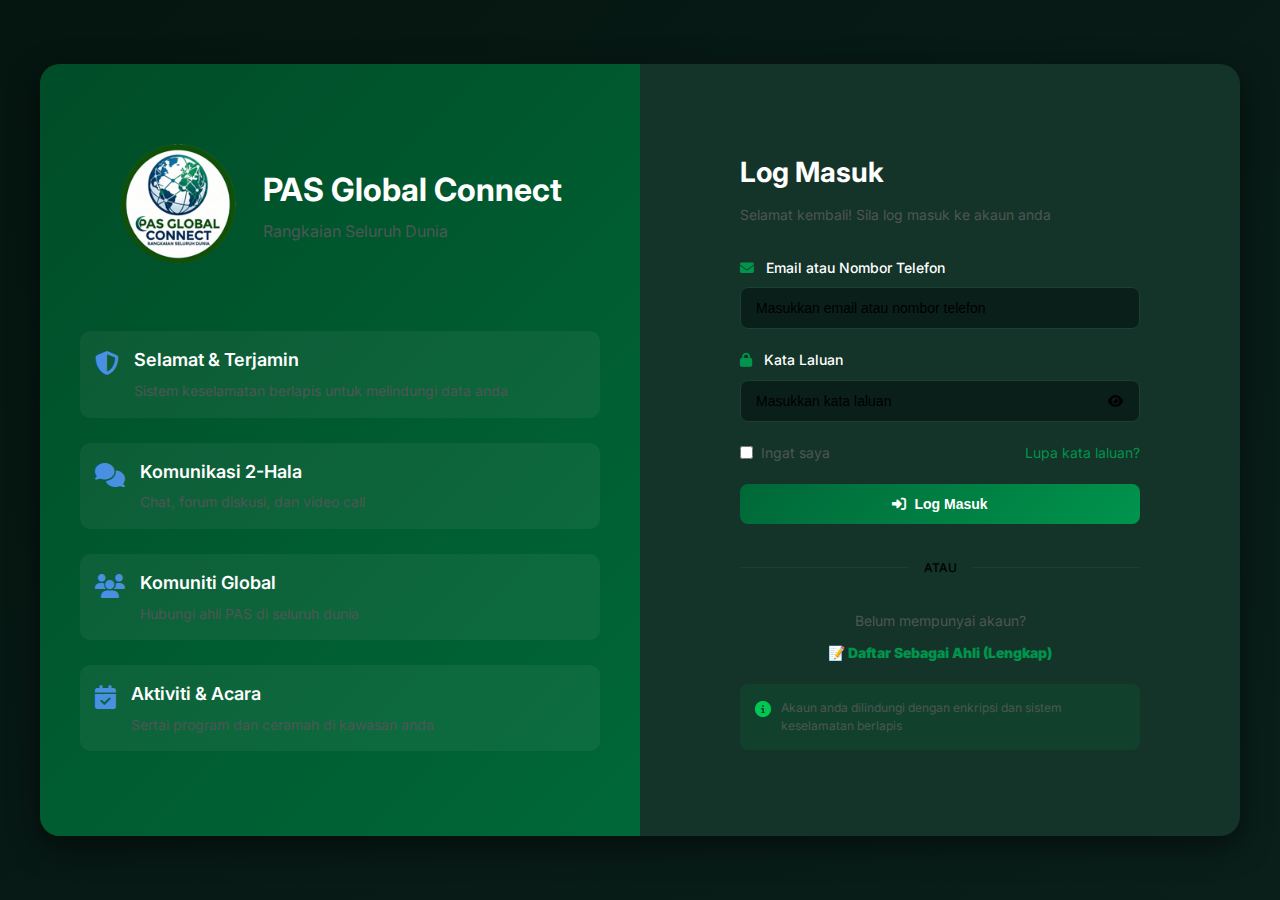
<file: index.html>
<!DOCTYPE html>
<html lang="ms">
<head>
    <meta charset="UTF-8">
    <meta name="viewport" content="width=device-width, initial-scale=1.0">
    <title>PASConnect Global - Connecting Hearts Worldwide</title>
    <link rel="icon" type="image/png" href="public/img/logo-favicon-32.png">
    <link rel="shortcut icon" href="public/img/favicon.ico">
    <link rel="stylesheet" href="css/style.css">
    <link rel="stylesheet" href="https://cdnjs.cloudflare.com/ajax/libs/font-awesome/6.4.0/css/all.min.css">
    <link href="https://fonts.googleapis.com/css2?family=Inter:wght@300;400;500;600;700&display=swap" rel="stylesheet">
</head>
<body class="login-page">
    <div class="login-container">
        <div class="login-left">
            <div class="brand-section">
                <div class="logo-with-text">
                    <div class="logo-image">
                        <img src="public/img/logo-150.png" alt="PAS Global Connect Logo" style="width: 120px; height: 120px; object-fit: contain;">
                    </div>
                    <div class="logo-text">
                        <h1>PAS Global Connect</h1>
                        <p class="tagline">Rangkaian Seluruh Dunia</p>
                    </div>
                </div>
            </div>
            <div class="features">
                <div class="feature-item">
                    <i class="fas fa-shield-alt"></i>
                    <div>
                        <h3>Selamat & Terjamin</h3>
                        <p>Sistem keselamatan berlapis untuk melindungi data anda</p>
                    </div>
                </div>
                <div class="feature-item">
                    <i class="fas fa-comments"></i>
                    <div>
                        <h3>Komunikasi 2-Hala</h3>
                        <p>Chat, forum diskusi, dan video call</p>
                    </div>
                </div>
                <div class="feature-item">
                    <i class="fas fa-users"></i>
                    <div>
                        <h3>Komuniti Global</h3>
                        <p>Hubungi ahli PAS di seluruh dunia</p>
                    </div>
                </div>
                <div class="feature-item">
                    <i class="fas fa-calendar-check"></i>
                    <div>
                        <h3>Aktiviti & Acara</h3>
                        <p>Sertai program dan ceramah di kawasan anda</p>
                    </div>
                </div>
            </div>
        </div>
        
        <div class="login-right">
            <div class="login-form-container">
                <h2>Log Masuk</h2>
                <p class="subtitle">Selamat kembali! Sila log masuk ke akaun anda</p>
                
                <form id="loginForm" class="auth-form">
                    <div class="form-group">
                        <label for="loginEmail">
                            <i class="fas fa-envelope"></i>
                            Email atau Nombor Telefon
                        </label>
                        <input type="text" id="loginEmail" name="loginEmail" required 
                               placeholder="Masukkan email atau nombor telefon">
                    </div>
                    
                    <div class="form-group">
                        <label for="loginPassword">
                            <i class="fas fa-lock"></i>
                            Kata Laluan
                        </label>
                        <div class="password-input">
                            <input type="password" id="loginPassword" name="loginPassword" required 
                                   placeholder="Masukkan kata laluan">
                            <button type="button" class="toggle-password" onclick="togglePassword('loginPassword')">
                                <i class="fas fa-eye"></i>
                            </button>
                        </div>
                    </div>
                    
                    <div class="form-options">
                        <label class="checkbox-label">
                            <input type="checkbox" id="rememberMe">
                            <span>Ingat saya</span>
                        </label>
                        <a href="#" class="forgot-password">Lupa kata laluan?</a>
                    </div>
                    
                    <button type="submit" class="btn btn-primary btn-block">
                        <i class="fas fa-sign-in-alt"></i>
                        Log Masuk
                    </button>
                </form>
                
                <div class="divider">
                    <span>ATAU</span>
                </div>
                
                <p class="register-link">
                    Belum mempunyai akaun?<br>
                    <a href="register-full.html" style="display: inline-block; margin-top: 10px;">
                        <strong>📝 Daftar Sebagai Ahli (Lengkap)</strong>
                    </a>
                </p>
                
                <div class="security-note">
                    <i class="fas fa-info-circle"></i>
                    <small>Akaun anda dilindungi dengan enkripsi dan sistem keselamatan berlapis</small>
                </div>
            </div>
        </div>
    </div>
    
    <script src="js/utils.js"></script>
    <script src="js/auth.js"></script>
</body>
</html>
</file>
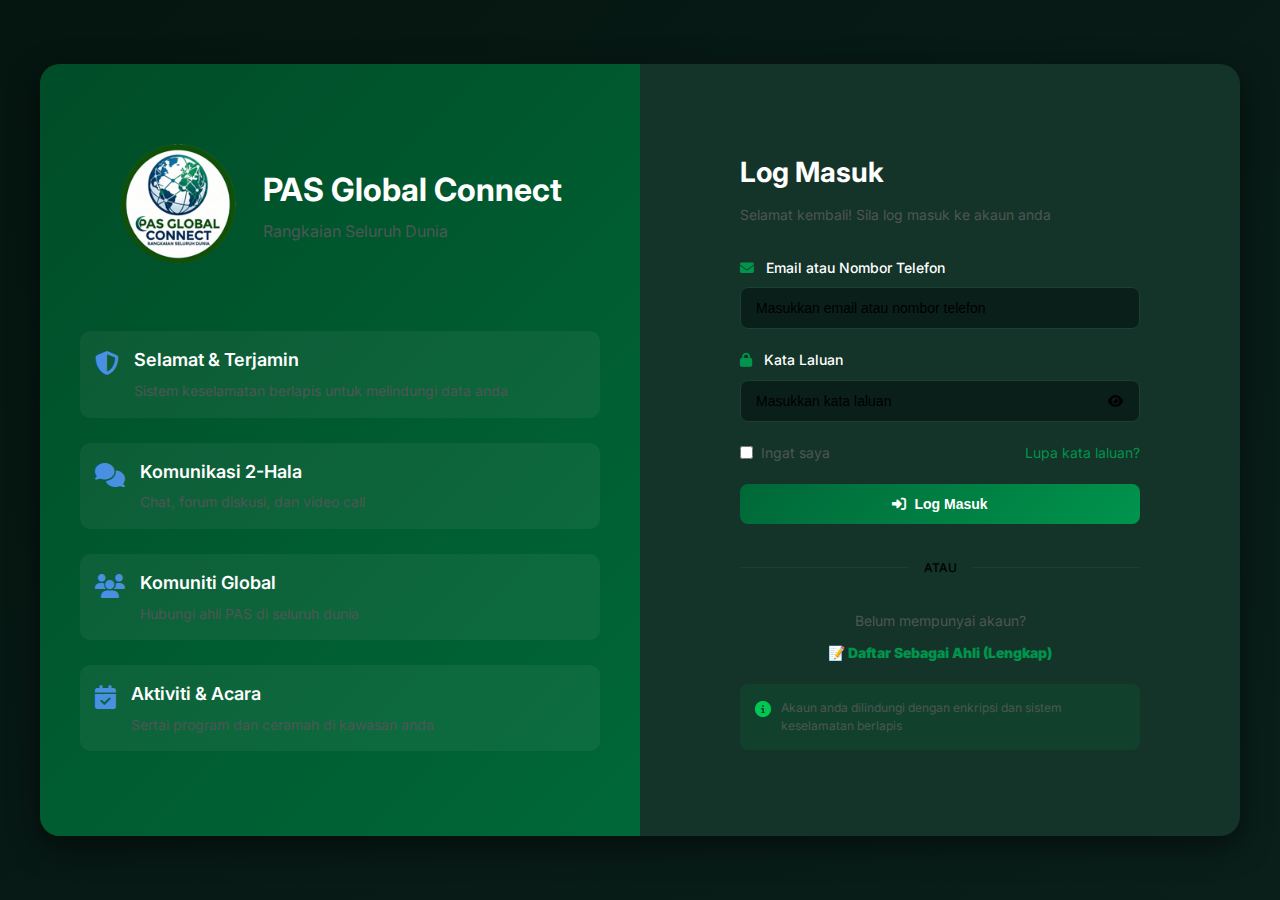
<file: calendar.html>
<!DOCTYPE html>
<html lang="ms">
<head>
    <meta charset="UTF-8">
    <meta name="viewport" content="width=device-width, initial-scale=1.0">
    <title>Kalendar - PAS Global Connect</title>
    <link rel="icon" type="image/png" href="public/img/logo-favicon-32.png">
    <link rel="shortcut icon" href="public/img/favicon.ico">
    <link rel="stylesheet" href="css/style.css">
    <link rel="stylesheet" href="https://cdnjs.cloudflare.com/ajax/libs/font-awesome/6.4.0/css/all.min.css">
    <link href="https://fonts.googleapis.com/css2?family=Inter:wght@300;400;500;600;700&display=swap" rel="stylesheet">
</head>
<body>
    <div class="app-container">
        <aside class="sidebar">
            <div class="sidebar-header"><div class="sidebar-logo-horizontal"><img src="public/img/logo-45.png" alt="PAS Global Connect Logo"><span class="sidebar-title">PAS Global<br>Connect</span></div></div>
            <nav class="nav-menu">
                <a href="dashboard.html" class="nav-item"><i class="fas fa-home"></i><span>Beranda</span></a>
                <a href="chat.html" class="nav-item"><i class="fas fa-comments"></i><span>Mesej</span></a>
                <a href="forum.html" class="nav-item"><i class="fas fa-users"></i><span>Forum</span></a>
                <a href="videos.html" class="nav-item"><i class="fas fa-play-circle"></i><span>Video Ceramah</span></a>
                <a href="community.html" class="nav-item"><i class="fas fa-user-friends"></i><span>Komuniti</span></a>
                <a href="calendar.html" class="nav-item active"><i class="fas fa-calendar-alt"></i><span>Kalendar</span></a>
                <a href="profile.html" class="nav-item"><i class="fas fa-user-circle"></i><span>Profil</span></a>
                
                <div class="nav-divider"></div>
                <div class="nav-section-title">Pautan Rasmi PAS</div>
                
                <a href="https://harakahdaily.net/" target="_blank" class="nav-item nav-external">
                    <i class="fas fa-newspaper"></i>
                    <span>Harakah Daily</span>
                    <i class="fas fa-external-link-alt" style="margin-left: auto; font-size: 10px; opacity: 0.5;"></i>
                </a>
                <a href="https://pas.org.my/" target="_blank" class="nav-item nav-external">
                    <i class="fas fa-globe"></i>
                    <span>Portal Rasmi PAS</span>
                    <i class="fas fa-external-link-alt" style="margin-left: auto; font-size: 10px; opacity: 0.5;"></i>
                </a>
                <a href="https://skimpas.com/" target="_blank" class="nav-item nav-external">
                    <i class="fas fa-hand-holding-heart"></i>
                    <span>SKIM PAS</span>
                    <i class="fas fa-external-link-alt" style="margin-left: auto; font-size: 10px; opacity: 0.5;"></i>
                </a>
                <a href="https://infaqpay.my/go/pas" target="_blank" class="nav-item nav-external">
                    <i class="fas fa-donate"></i>
                    <span>Infaq & Derma PAS</span>
                    <i class="fas fa-external-link-alt" style="margin-left: auto; font-size: 10px; opacity: 0.5;"></i>
                </a>
                <a href="https://keahlian.pas.org.my/" target="_blank" class="nav-item nav-external">
                    <i class="fas fa-user-plus"></i>
                    <span>Keahlian PAS</span>
                    <i class="fas fa-external-link-alt" style="margin-left: auto; font-size: 10px; opacity: 0.5;"></i>
                </a>
                
                <div class="nav-divider"></div>
                <div class="nav-section-title">Pautan Lain-lain</div>
                
                <a href="https://spr.gov.my/" target="_blank" class="nav-item nav-external">
                    <i class="fas fa-vote-yea"></i>
                    <span>SPR Malaysia</span>
                    <i class="fas fa-external-link-alt" style="margin-left: auto; font-size: 10px; opacity: 0.5;"></i>
                </a>
                <a href="https://www.jpn.gov.my/my/" target="_blank" class="nav-item nav-external">
                    <i class="fas fa-id-card"></i>
                    <span>JPN Malaysia</span>
                    <i class="fas fa-external-link-alt" style="margin-left: auto; font-size: 10px; opacity: 0.5;"></i>
                </a>
                <a href="https://www.kln.gov.my/" target="_blank" class="nav-item nav-external">
                    <i class="fas fa-flag"></i>
                    <span>KLN Malaysia</span>
                    <i class="fas fa-external-link-alt" style="margin-left: auto; font-size: 10px; opacity: 0.5;"></i>
                </a>
                <a href="https://www.jpa.gov.my/" target="_blank" class="nav-item nav-external">
                    <i class="fas fa-briefcase"></i>
                    <span>JPA Malaysia</span>
                    <i class="fas fa-external-link-alt" style="margin-left: auto; font-size: 10px; opacity: 0.5;"></i>
                </a>
                <a href="https://www.mara.gov.my/en/index/" target="_blank" class="nav-item nav-external">
                    <i class="fas fa-graduation-cap"></i>
                    <span>MARA</span>
                    <i class="fas fa-external-link-alt" style="margin-left: auto; font-size: 10px; opacity: 0.5;"></i>
                </a>
            </nav>
            <div class="sidebar-footer">
                <div class="user-profile"><div class="user-avatar">A</div><div class="user-info"><div class="user-name">Loading...</div><div class="user-role">Ahli</div></div></div>
                <button onclick="logout()" class="btn btn-secondary btn-block" style="margin-top: 15px;"><i class="fas fa-sign-out-alt"></i>Log Keluar</button>
            </div>
        </aside>
        <main class="main-content">
            <div class="page-header"><div><h1 class="page-title">Kalendar Aktiviti</h1><p class="page-subtitle">Program dan acara mendatang</p></div><button class="btn btn-primary" onclick="showNewEventModal()"><i class="fas fa-plus"></i>Acara Baru</button></div>
            <div class="card">
                <div class="calendar-header">
                    <button class="btn btn-secondary" onclick="changeMonth(-1)"><i class="fas fa-chevron-left"></i></button>
                    <h2 id="currentMonth"></h2>
                    <button class="btn btn-secondary" onclick="changeMonth(1)"><i class="fas fa-chevron-right"></i></button>
                </div>
                <div id="calendarGrid" class="calendar-grid"></div>
            </div>
            <div class="card"><h3 style="margin-bottom: 20px;">Acara Akan Datang</h3><div id="eventsList"></div></div>
        </main>
    </div>
    <div id="newEventModal" class="modal"><div class="modal-content" style="max-width: 600px;"><div class="modal-header"><h3>Acara Baru</h3><button class="close-modal" onclick="closeNewEventModal()"><i class="fas fa-times"></i></button></div><div class="modal-body"><form id="newEventForm" onsubmit="createEvent(event)"><div class="form-group"><label>Tajuk</label><input type="text" id="eventTitle" required></div><div class="form-row"><div class="form-group"><label>Kategori</label><select id="eventCategory" required><option value="">Pilih</option><option value="Ceramah">Ceramah</option><option value="Mesyuarat">Mesyuarat</option><option value="Program">Program</option><option value="Kursus">Kursus</option><option value="Majlis">Majlis</option></select></div><div class="form-group"><label>Tarikh</label><input type="date" id="eventDate" required></div></div><div class="form-row"><div class="form-group"><label>Masa</label><input type="text" id="eventTime" placeholder="20:00 - 22:00" required></div><div class="form-group"><label>Negara</label><input type="text" id="eventCountry" required></div></div><div class="form-group"><label>Lokasi</label><input type="text" id="eventLocation" required></div><div class="form-group"><label>Penerangan</label><textarea id="eventDescription" rows="4"></textarea></div><button type="submit" class="btn btn-primary btn-block"><i class="fas fa-calendar-plus"></i>Tambah Acara</button></form></div></div></div>
    <script src="js/utils.js"></script>
    <script src="js/calendar.js"></script>
</body>
</html>
</file>
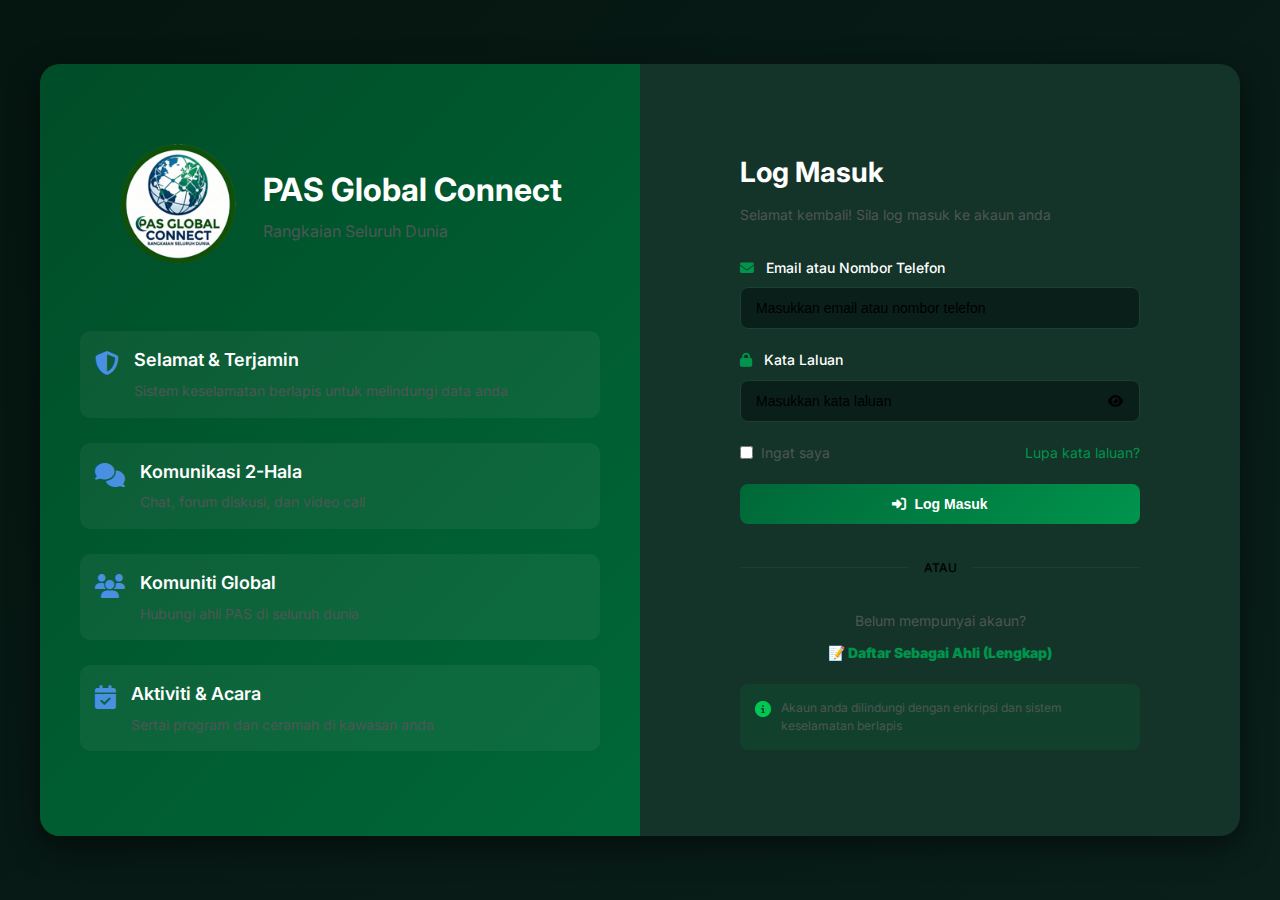
<file: chat.html>
<!DOCTYPE html>
<html lang="ms">
<head>
    <meta charset="UTF-8">
    <meta name="viewport" content="width=device-width, initial-scale=1.0">
    <title>Mesej - PAS Global Connect</title>
    <link rel="icon" type="image/png" href="public/img/logo-favicon-32.png">
    <link rel="shortcut icon" href="public/img/favicon.ico">
    <link rel="stylesheet" href="css/style.css">
    <link rel="stylesheet" href="css/chat.css">
    <link rel="stylesheet" href="https://cdnjs.cloudflare.com/ajax/libs/font-awesome/6.4.0/css/all.min.css">
    <link href="https://fonts.googleapis.com/css2?family=Inter:wght@300;400;500;600;700&display=swap" rel="stylesheet">
</head>
<body>
    <div class="app-container">
        <!-- Sidebar -->
        <aside class="sidebar">
            <div class="sidebar-header">
                <div class="sidebar-logo-horizontal">
                    <img src="public/img/logo-45.png" alt="PAS Global Connect Logo">
                    <span class="sidebar-title">PAS Global<br>Connect</span>
                </div>
            </div>
            
            <nav class="nav-menu">
                <a href="dashboard.html" class="nav-item">
                    <i class="fas fa-home"></i>
                    <span>Beranda</span>
                </a>
                <a href="chat.html" class="nav-item active">
                    <i class="fas fa-comments"></i>
                    <span>Mesej</span>
                </a>
                <a href="forum.html" class="nav-item">
                    <i class="fas fa-users"></i>
                    <span>Forum</span>
                </a>
                <a href="videos.html" class="nav-item">
                    <i class="fas fa-play-circle"></i>
                    <span>Video Ceramah</span>
                </a>
                <a href="community.html" class="nav-item">
                    <i class="fas fa-user-friends"></i>
                    <span>Komuniti</span>
                </a>
                <a href="calendar.html" class="nav-item">
                    <i class="fas fa-calendar-alt"></i>
                    <span>Kalendar</span>
                </a>
                <a href="profile.html" class="nav-item">
                    <i class="fas fa-user-circle"></i>
                    <span>Profil</span>
                </a>
                
                <div class="nav-divider"></div>
                <div class="nav-section-title">Pautan Rasmi PAS</div>
                
                <a href="https://harakahdaily.net/" target="_blank" class="nav-item nav-external">
                    <i class="fas fa-newspaper"></i>
                    <span>Harakah Daily</span>
                    <i class="fas fa-external-link-alt" style="margin-left: auto; font-size: 10px; opacity: 0.5;"></i>
                </a>
                <a href="https://pas.org.my/" target="_blank" class="nav-item nav-external">
                    <i class="fas fa-globe"></i>
                    <span>Portal Rasmi PAS</span>
                    <i class="fas fa-external-link-alt" style="margin-left: auto; font-size: 10px; opacity: 0.5;"></i>
                </a>
                <a href="https://skimpas.com/" target="_blank" class="nav-item nav-external">
                    <i class="fas fa-hand-holding-heart"></i>
                    <span>SKIM PAS</span>
                    <i class="fas fa-external-link-alt" style="margin-left: auto; font-size: 10px; opacity: 0.5;"></i>
                </a>
                <a href="https://infaqpay.my/go/pas" target="_blank" class="nav-item nav-external">
                    <i class="fas fa-donate"></i>
                    <span>Infaq & Derma PAS</span>
                    <i class="fas fa-external-link-alt" style="margin-left: auto; font-size: 10px; opacity: 0.5;"></i>
                </a>
                <a href="https://keahlian.pas.org.my/" target="_blank" class="nav-item nav-external">
                    <i class="fas fa-user-plus"></i>
                    <span>Keahlian PAS</span>
                    <i class="fas fa-external-link-alt" style="margin-left: auto; font-size: 10px; opacity: 0.5;"></i>
                </a>
                
                <div class="nav-divider"></div>
                <div class="nav-section-title">Pautan Lain-lain</div>
                
                <a href="https://spr.gov.my/" target="_blank" class="nav-item nav-external">
                    <i class="fas fa-vote-yea"></i>
                    <span>SPR Malaysia</span>
                    <i class="fas fa-external-link-alt" style="margin-left: auto; font-size: 10px; opacity: 0.5;"></i>
                </a>
                <a href="https://www.jpn.gov.my/my/" target="_blank" class="nav-item nav-external">
                    <i class="fas fa-id-card"></i>
                    <span>JPN Malaysia</span>
                    <i class="fas fa-external-link-alt" style="margin-left: auto; font-size: 10px; opacity: 0.5;"></i>
                </a>
                <a href="https://www.kln.gov.my/" target="_blank" class="nav-item nav-external">
                    <i class="fas fa-flag"></i>
                    <span>KLN Malaysia</span>
                    <i class="fas fa-external-link-alt" style="margin-left: auto; font-size: 10px; opacity: 0.5;"></i>
                </a>
                <a href="https://www.jpa.gov.my/" target="_blank" class="nav-item nav-external">
                    <i class="fas fa-briefcase"></i>
                    <span>JPA Malaysia</span>
                    <i class="fas fa-external-link-alt" style="margin-left: auto; font-size: 10px; opacity: 0.5;"></i>
                </a>
                <a href="https://www.mara.gov.my/en/index/" target="_blank" class="nav-item nav-external">
                    <i class="fas fa-graduation-cap"></i>
                    <span>MARA</span>
                    <i class="fas fa-external-link-alt" style="margin-left: auto; font-size: 10px; opacity: 0.5;"></i>
                </a>
            </nav>
            
            <div class="sidebar-footer">
                <div class="user-profile">
                    <div class="user-avatar">A</div>
                    <div class="user-info">
                        <div class="user-name">Loading...</div>
                        <div class="user-role">Ahli</div>
                    </div>
                </div>
                <button onclick="logout()" class="btn btn-secondary btn-block" style="margin-top: 15px;">
                    <i class="fas fa-sign-out-alt"></i>
                    Log Keluar
                </button>
            </div>
        </aside>
        
        <!-- Main Content -->
        <main class="main-content">
            <div class="chat-container">
                <!-- Contacts List -->
                <div class="contacts-panel">
                    <div class="contacts-header">
                        <h2>Mesej</h2>
                        <button class="btn-icon" onclick="toggleNewChatModal()">
                            <i class="fas fa-edit"></i>
                        </button>
                    </div>
                    
                    <div class="search-box">
                        <i class="fas fa-search"></i>
                        <input type="text" id="searchContacts" placeholder="Cari kenalan..." onkeyup="searchContacts()">
                    </div>
                    
                    <div id="contactsList" class="contacts-list">
                        <div class="loading-container">
                            <div class="loading"></div>
                        </div>
                    </div>
                </div>
                
                <!-- Chat Window -->
                <div class="chat-panel">
                    <div id="emptyChatState" class="empty-chat-state">
                        <i class="fas fa-comments"></i>
                        <h3>Pilih Perbualan</h3>
                        <p>Pilih kenalan dari senarai untuk memulakan perbualan</p>
                    </div>
                    
                    <div id="chatWindow" class="chat-window" style="display: none;">
                        <div class="chat-header">
                            <div class="chat-user-info">
                                <div class="chat-user-avatar">A</div>
                                <div>
                                    <div class="chat-user-name">User Name</div>
                                    <div class="chat-user-status">Online</div>
                                </div>
                            </div>
                            <div class="chat-actions">
                                <button class="btn-icon" title="Panggilan Video">
                                    <i class="fas fa-video"></i>
                                </button>
                                <button class="btn-icon" title="Panggilan Audio">
                                    <i class="fas fa-phone"></i>
                                </button>
                                <button class="btn-icon" title="Maklumat">
                                    <i class="fas fa-info-circle"></i>
                                </button>
                            </div>
                        </div>
                        
                        <div id="chatMessages" class="chat-messages">
                            <!-- Messages will be loaded here -->
                        </div>
                        
                        <div class="chat-input">
                            <button class="btn-icon" title="Attach File">
                                <i class="fas fa-paperclip"></i>
                            </button>
                            <input type="text" id="messageInput" placeholder="Taip mesej anda..." onkeypress="handleEnter(event)">
                            <button class="btn-icon" onclick="sendMessage()">
                                <i class="fas fa-paper-plane"></i>
                            </button>
                        </div>
                    </div>
                </div>
            </div>
        </main>
    </div>
    
    <!-- New Chat Modal -->
    <div id="newChatModal" class="modal">
        <div class="modal-content">
            <div class="modal-header">
                <h3>Perbualan Baru</h3>
                <button class="close-modal" onclick="toggleNewChatModal()">
                    <i class="fas fa-times"></i>
                </button>
            </div>
            <div class="modal-body">
                <div class="search-box">
                    <i class="fas fa-search"></i>
                    <input type="text" id="searchUsers" placeholder="Cari ahli..." onkeyup="searchUsers()">
                </div>
                <div id="usersList" class="users-list">
                    <!-- Users will be loaded here -->
                </div>
            </div>
        </div>
    </div>
    
    <script src="js/utils.js"></script>
    <script src="js/chat.js"></script>
</body>
</html>
</file>
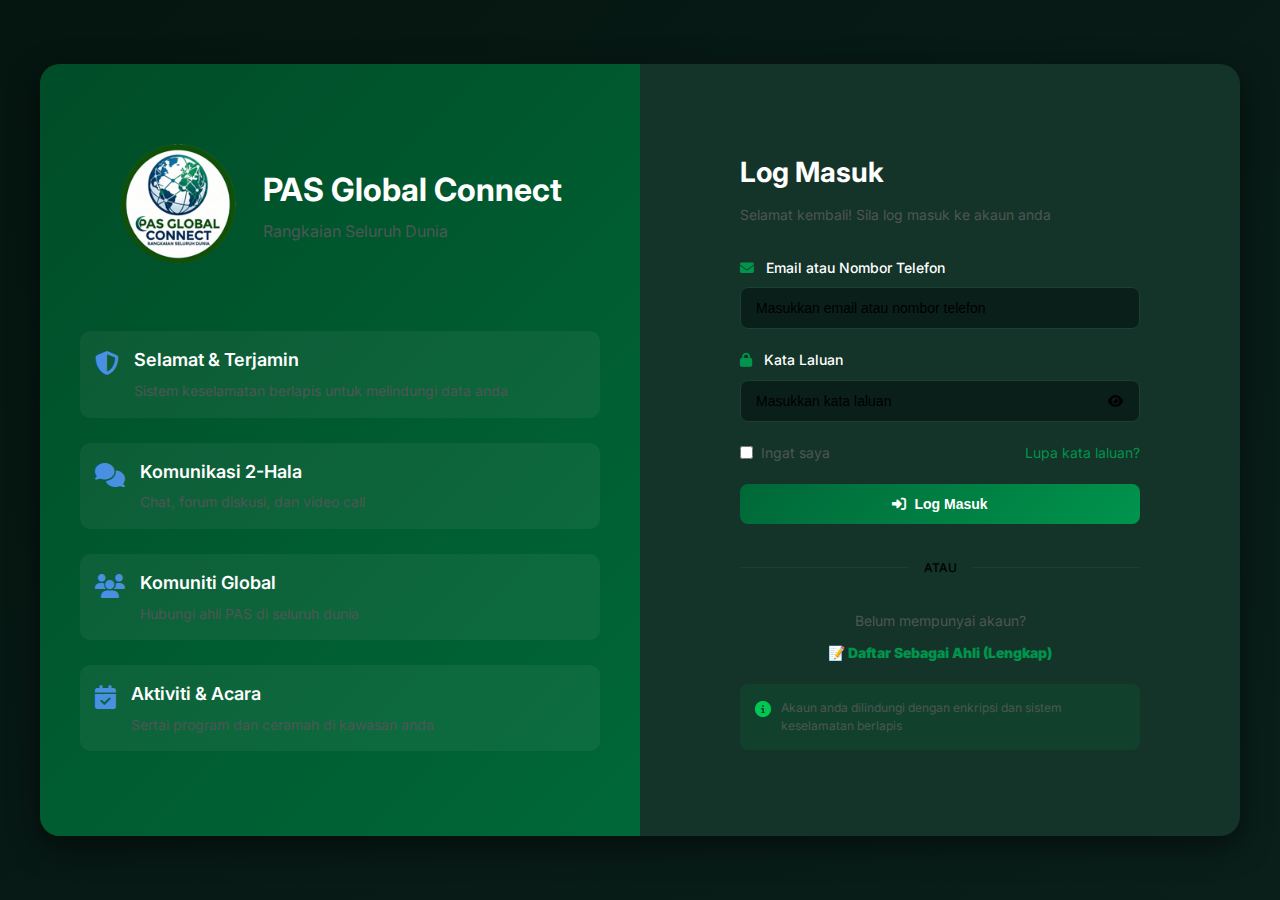
<file: community.html>
<!DOCTYPE html>
<html lang="ms">
<head>
    <meta charset="UTF-8">
    <meta name="viewport" content="width=device-width, initial-scale=1.0">
    <title>Komuniti - PAS Global Connect</title>
    <link rel="icon" type="image/png" href="/pas-connect/public/img/logo-favicon-32.png">
    <link rel="shortcut icon" href="/pas-connect/public/img/favicon.ico">
    <link rel="stylesheet" href="css/style.css">
    <link rel="stylesheet" href="https://cdnjs.cloudflare.com/ajax/libs/font-awesome/6.4.0/css/all.min.css">
    <link href="https://fonts.googleapis.com/css2?family=Inter:wght@300;400;500;600;700&display=swap" rel="stylesheet">
</head>
<body>
    <div class="app-container">
        <aside class="sidebar">
            <div class="sidebar-header"><div class="sidebar-logo-horizontal"><img src="/pas-connect/public/img/logo-45.png" alt="PAS Global Connect Logo"><span class="sidebar-title">PAS Global<br>Connect</span></div></div>
            <nav class="nav-menu">
                <a href="dashboard.html" class="nav-item"><i class="fas fa-home"></i><span>Beranda</span></a>
                <a href="chat.html" class="nav-item"><i class="fas fa-comments"></i><span>Mesej</span></a>
                <a href="forum.html" class="nav-item"><i class="fas fa-users"></i><span>Forum</span></a>
                <a href="videos.html" class="nav-item"><i class="fas fa-play-circle"></i><span>Video Ceramah</span></a>
                <a href="community.html" class="nav-item active"><i class="fas fa-user-friends"></i><span>Komuniti</span></a>
                <a href="calendar.html" class="nav-item"><i class="fas fa-calendar-alt"></i><span>Kalendar</span></a>
                <a href="profile.html" class="nav-item"><i class="fas fa-user-circle"></i><span>Profil</span></a>
                
                <div class="nav-divider"></div>
                <div class="nav-section-title">Pautan Rasmi PAS</div>
                
                <a href="https://harakahdaily.net/" target="_blank" class="nav-item nav-external">
                    <i class="fas fa-newspaper"></i>
                    <span>Harakah Daily</span>
                    <i class="fas fa-external-link-alt" style="margin-left: auto; font-size: 10px; opacity: 0.5;"></i>
                </a>
                <a href="https://pas.org.my/" target="_blank" class="nav-item nav-external">
                    <i class="fas fa-globe"></i>
                    <span>Portal Rasmi PAS</span>
                    <i class="fas fa-external-link-alt" style="margin-left: auto; font-size: 10px; opacity: 0.5;"></i>
                </a>
                <a href="https://skimpas.com/" target="_blank" class="nav-item nav-external">
                    <i class="fas fa-hand-holding-heart"></i>
                    <span>SKIM PAS</span>
                    <i class="fas fa-external-link-alt" style="margin-left: auto; font-size: 10px; opacity: 0.5;"></i>
                </a>
                <a href="https://infaqpay.my/go/pas" target="_blank" class="nav-item nav-external">
                    <i class="fas fa-donate"></i>
                    <span>Infaq & Derma PAS</span>
                    <i class="fas fa-external-link-alt" style="margin-left: auto; font-size: 10px; opacity: 0.5;"></i>
                </a>
                <a href="https://keahlian.pas.org.my/" target="_blank" class="nav-item nav-external">
                    <i class="fas fa-user-plus"></i>
                    <span>Keahlian PAS</span>
                    <i class="fas fa-external-link-alt" style="margin-left: auto; font-size: 10px; opacity: 0.5;"></i>
                </a>
                
                <div class="nav-divider"></div>
                <div class="nav-section-title">Pautan Lain-lain</div>
                
                <a href="https://spr.gov.my/" target="_blank" class="nav-item nav-external">
                    <i class="fas fa-vote-yea"></i>
                    <span>SPR Malaysia</span>
                    <i class="fas fa-external-link-alt" style="margin-left: auto; font-size: 10px; opacity: 0.5;"></i>
                </a>
                <a href="https://www.jpn.gov.my/my/" target="_blank" class="nav-item nav-external">
                    <i class="fas fa-id-card"></i>
                    <span>JPN Malaysia</span>
                    <i class="fas fa-external-link-alt" style="margin-left: auto; font-size: 10px; opacity: 0.5;"></i>
                </a>
                <a href="https://www.kln.gov.my/" target="_blank" class="nav-item nav-external">
                    <i class="fas fa-flag"></i>
                    <span>KLN Malaysia</span>
                    <i class="fas fa-external-link-alt" style="margin-left: auto; font-size: 10px; opacity: 0.5;"></i>
                </a>
                <a href="https://www.jpa.gov.my/" target="_blank" class="nav-item nav-external">
                    <i class="fas fa-briefcase"></i>
                    <span>JPA Malaysia</span>
                    <i class="fas fa-external-link-alt" style="margin-left: auto; font-size: 10px; opacity: 0.5;"></i>
                </a>
                <a href="https://www.mara.gov.my/en/index/" target="_blank" class="nav-item nav-external">
                    <i class="fas fa-graduation-cap"></i>
                    <span>MARA</span>
                    <i class="fas fa-external-link-alt" style="margin-left: auto; font-size: 10px; opacity: 0.5;"></i>
                </a>
            </nav>
            <div class="sidebar-footer">
                <div class="user-profile"><div class="user-avatar">A</div><div class="user-info"><div class="user-name">Loading...</div><div class="user-role">Ahli</div></div></div>
                <button onclick="logout()" class="btn btn-secondary btn-block" style="margin-top: 15px;"><i class="fas fa-sign-out-alt"></i>Log Keluar</button>
            </div>
        </aside>
        <main class="main-content">
            <div class="page-header"><div><h1 class="page-title">Direktori Komuniti</h1><p class="page-subtitle">Ahli PAS di seluruh dunia</p></div></div>
            <div class="card">
                <div style="display: flex; gap: 15px; margin-bottom: 20px;">
                    <select id="countryFilter" onchange="filterMembers()" style="flex: 1; padding: 10px; background: var(--bg-dark); border: 1px solid var(--border-color); border-radius: 8px; color: var(--text-primary);"><option value="">Semua Negara</option></select>
                    <div class="search-box" style="flex: 2; margin: 0;"><i class="fas fa-search"></i><input type="text" id="searchMembers" placeholder="Cari ahli..." onkeyup="searchCommunity()"></div>
                </div>
                <div id="membersList" class="members-grid"></div>
            </div>
        </main>
    </div>
    <script src="js/utils.js"></script>
    <script src="js/community.js"></script>
</body>
</html>
</file>
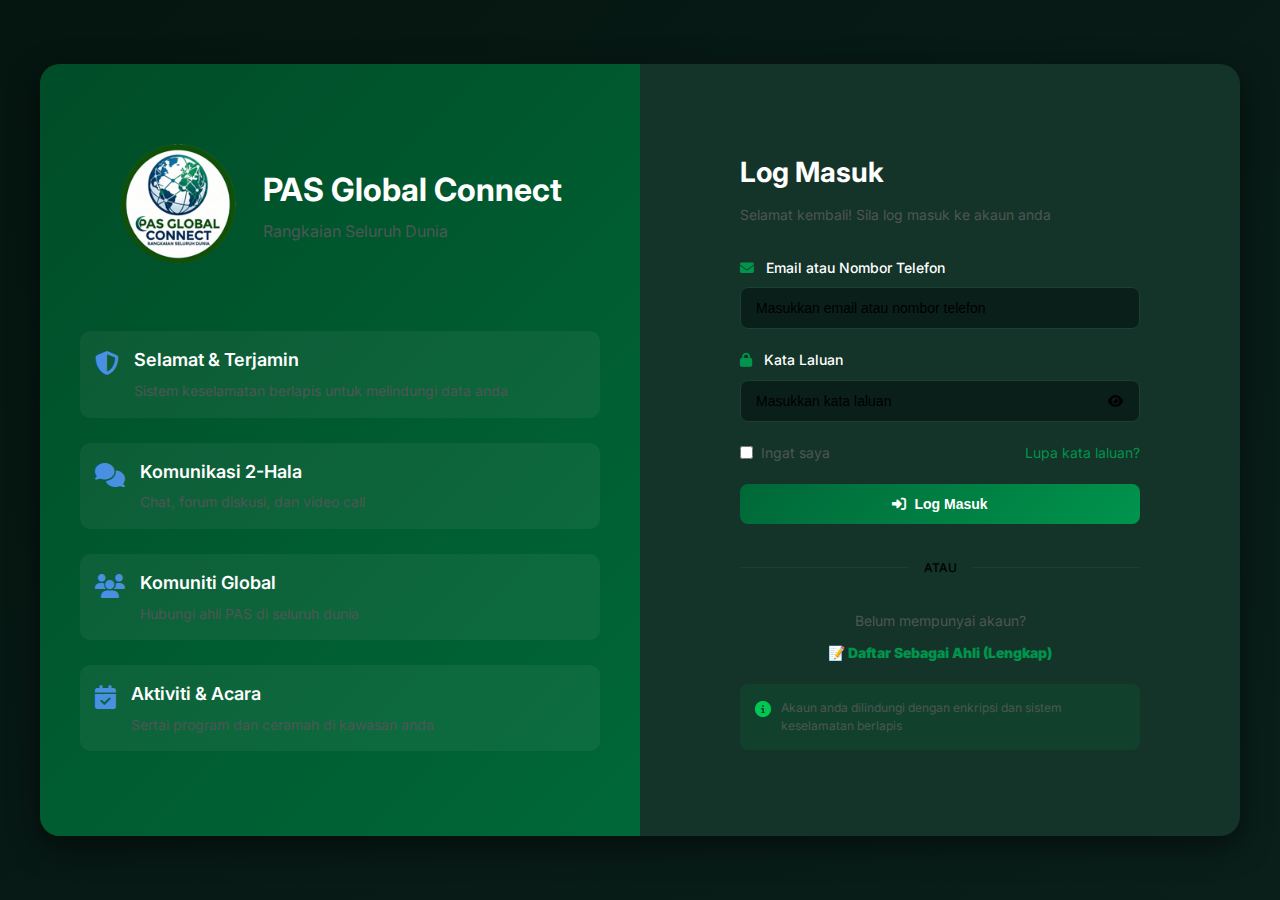
<file: dashboard.html>
<!DOCTYPE html>
<html lang="ms">
<head>
    <meta charset="UTF-8">
    <meta name="viewport" content="width=device-width, initial-scale=1.0">
    <title>Dashboard - PAS Global Connect</title>
    <link rel="icon" type="image/png" href="public/img/logo-favicon-32.png">
    <link rel="shortcut icon" href="public/img/favicon.ico">
    <link rel="stylesheet" href="css/style.css">
    <link rel="stylesheet" href="https://cdnjs.cloudflare.com/ajax/libs/font-awesome/6.4.0/css/all.min.css">
    <link href="https://fonts.googleapis.com/css2?family=Inter:wght@300;400;500;600;700&display=swap" rel="stylesheet">
</head>
<body>
    <div class="app-container">
        <!-- Sidebar -->
        <aside class="sidebar">
            <div class="sidebar-header">
                <div class="sidebar-logo-horizontal">
                    <img src="public/img/logo-45.png" alt="PAS Global Connect Logo">
                    <span class="sidebar-title">PAS Global<br>Connect</span>
                </div>
            </div>
            
            <nav class="nav-menu">
                <a href="dashboard.html" class="nav-item active">
                    <i class="fas fa-home"></i>
                    <span>Beranda</span>
                </a>
                <a href="chat.html" class="nav-item">
                    <i class="fas fa-comments"></i>
                    <span>Mesej</span>
                </a>
                <a href="forum.html" class="nav-item">
                    <i class="fas fa-users"></i>
                    <span>Forum</span>
                </a>
                <a href="videos.html" class="nav-item">
                    <i class="fas fa-play-circle"></i>
                    <span>Video Ceramah</span>
                </a>
                <a href="community.html" class="nav-item">
                    <i class="fas fa-user-friends"></i>
                    <span>Komuniti</span>
                </a>
                <a href="calendar.html" class="nav-item">
                    <i class="fas fa-calendar-alt"></i>
                    <span>Kalendar</span>
                </a>
                <a href="profile.html" class="nav-item">
                    <i class="fas fa-user-circle"></i>
                    <span>Profil</span>
                </a>
                
                <div class="nav-divider"></div>
                <div class="nav-section-title">Pautan Rasmi PAS</div>
                
                <a href="https://harakahdaily.net/" target="_blank" class="nav-item nav-external">
                    <i class="fas fa-newspaper"></i>
                    <span>Harakah Daily</span>
                    <i class="fas fa-external-link-alt" style="margin-left: auto; font-size: 10px; opacity: 0.5;"></i>
                </a>
                <a href="https://pas.org.my/" target="_blank" class="nav-item nav-external">
                    <i class="fas fa-globe"></i>
                    <span>Portal Rasmi PAS</span>
                    <i class="fas fa-external-link-alt" style="margin-left: auto; font-size: 10px; opacity: 0.5;"></i>
                </a>
                <a href="https://skimpas.com/" target="_blank" class="nav-item nav-external">
                    <i class="fas fa-hand-holding-heart"></i>
                    <span>SKIM PAS</span>
                    <i class="fas fa-external-link-alt" style="margin-left: auto; font-size: 10px; opacity: 0.5;"></i>
                </a>
                <a href="https://infaqpay.my/go/pas" target="_blank" class="nav-item nav-external">
                    <i class="fas fa-donate"></i>
                    <span>Infaq & Derma PAS</span>
                    <i class="fas fa-external-link-alt" style="margin-left: auto; font-size: 10px; opacity: 0.5;"></i>
                </a>
                <a href="https://keahlian.pas.org.my/" target="_blank" class="nav-item nav-external">
                    <i class="fas fa-user-plus"></i>
                    <span>Keahlian PAS</span>
                    <i class="fas fa-external-link-alt" style="margin-left: auto; font-size: 10px; opacity: 0.5;"></i>
                </a>
                
                <div class="nav-divider"></div>
                <div class="nav-section-title">Pautan Lain-lain</div>
                
                <a href="https://spr.gov.my/" target="_blank" class="nav-item nav-external">
                    <i class="fas fa-vote-yea"></i>
                    <span>SPR Malaysia</span>
                    <i class="fas fa-external-link-alt" style="margin-left: auto; font-size: 10px; opacity: 0.5;"></i>
                </a>
                <a href="https://www.jpn.gov.my/my/" target="_blank" class="nav-item nav-external">
                    <i class="fas fa-id-card"></i>
                    <span>JPN Malaysia</span>
                    <i class="fas fa-external-link-alt" style="margin-left: auto; font-size: 10px; opacity: 0.5;"></i>
                </a>
                <a href="https://www.kln.gov.my/" target="_blank" class="nav-item nav-external">
                    <i class="fas fa-flag"></i>
                    <span>KLN Malaysia</span>
                    <i class="fas fa-external-link-alt" style="margin-left: auto; font-size: 10px; opacity: 0.5;"></i>
                </a>
                <a href="https://www.jpa.gov.my/" target="_blank" class="nav-item nav-external">
                    <i class="fas fa-briefcase"></i>
                    <span>JPA Malaysia</span>
                    <i class="fas fa-external-link-alt" style="margin-left: auto; font-size: 10px; opacity: 0.5;"></i>
                </a>
                <a href="https://www.mara.gov.my/en/index/" target="_blank" class="nav-item nav-external">
                    <i class="fas fa-graduation-cap"></i>
                    <span>MARA</span>
                    <i class="fas fa-external-link-alt" style="margin-left: auto; font-size: 10px; opacity: 0.5;"></i>
                </a>
            </nav>
            
            <div class="sidebar-footer">
                <div class="user-profile">
                    <div class="user-avatar">A</div>
                    <div class="user-info">
                        <div class="user-name">Loading...</div>
                        <div class="user-role">Ahli</div>
                    </div>
                </div>
                <button onclick="logout()" class="btn btn-secondary btn-block" style="margin-top: 15px;">
                    <i class="fas fa-sign-out-alt"></i>
                    Log Keluar
                </button>
            </div>
        </aside>
        
        <!-- Main Content -->
        <main class="main-content">
            <div class="page-header">
                <h1 class="page-title">Selamat Datang ke PAS Global Connect</h1>
                <p class="page-subtitle">Platform komunikasi khusus ahli PAS Luar Negara di seluruh dunia</p>
            </div>
            
            <!-- Statistics Cards -->
            <div class="stats-grid">
                <div class="stat-card">
                    <div class="stat-header">
                        <div class="stat-icon primary">
                            <i class="fas fa-users"></i>
                        </div>
                    </div>
                    <div class="stat-value" id="totalMembers">0</div>
                    <div class="stat-label">Jumlah Ahli</div>
                </div>
                
                <div class="stat-card">
                    <div class="stat-header">
                        <div class="stat-icon success">
                            <i class="fas fa-globe"></i>
                        </div>
                    </div>
                    <div class="stat-value" id="totalCountries">0</div>
                    <div class="stat-label">Negara Aktif</div>
                </div>
                
                <div class="stat-card">
                    <div class="stat-header">
                        <div class="stat-icon warning">
                            <i class="fas fa-calendar-check"></i>
                        </div>
                    </div>
                    <div class="stat-value" id="totalEvents">0</div>
                    <div class="stat-label">Aktiviti Bulan Ini</div>
                </div>
                
                <div class="stat-card">
                    <div class="stat-header">
                        <div class="stat-icon info">
                            <i class="fas fa-comments"></i>
                        </div>
                    </div>
                    <div class="stat-value" id="totalDiscussions">0</div>
                    <div class="stat-label">Topik Diskusi</div>
                </div>
            </div>
            
            <!-- News Feed -->
            <div class="card">
                <div class="card-header">
                    <h2 class="card-title">
                        <i class="fas fa-newspaper"></i>
                        Berita & Pengumuman Terkini
                    </h2>
                    <button class="btn btn-primary" onclick="window.location.href='forum.html'">
                        <i class="fas fa-plus"></i>
                        Buat Pengumuman
                    </button>
                </div>
                
                <div id="newsFeed" class="news-feed">
                    <div class="loading-container" style="text-align: center; padding: 40px;">
                        <div class="loading" style="width: 40px; height: 40px; margin: 0 auto;"></div>
                        <p style="margin-top: 15px; color: var(--text-muted);">Memuatkan berita...</p>
                    </div>
                </div>
            </div>
            
            <!-- Recent Activities -->
            <div class="card">
                <div class="card-header">
                    <h2 class="card-title">
                        <i class="fas fa-clock"></i>
                        Aktiviti Terkini
                    </h2>
                </div>
                
                <div id="recentActivities" class="activities-list">
                    <div class="loading-container" style="text-align: center; padding: 40px;">
                        <div class="loading" style="width: 40px; height: 40px; margin: 0 auto;"></div>
                        <p style="margin-top: 15px; color: var(--text-muted);">Memuatkan aktiviti...</p>
                    </div>
                </div>
            </div>
            
            <!-- Upcoming Events -->
            <div class="card">
                <div class="card-header">
                    <h2 class="card-title">
                        <i class="fas fa-calendar-alt"></i>
                        Acara Akan Datang
                    </h2>
                    <button class="btn btn-primary" onclick="window.location.href='calendar.html'">
                        <i class="fas fa-eye"></i>
                        Lihat Kalendar
                    </button>
                </div>
                
                <div id="upcomingEvents" class="events-list">
                    <div class="loading-container" style="text-align: center; padding: 40px;">
                        <div class="loading" style="width: 40px; height: 40px; margin: 0 auto;"></div>
                        <p style="margin-top: 15px; color: var(--text-muted);">Memuatkan acara...</p>
                    </div>
                </div>
            </div>
        </main>
    </div>
    
    <script src="js/utils.js"></script>
    <script src="js/dashboard.js"></script>
</body>
</html>
</file>
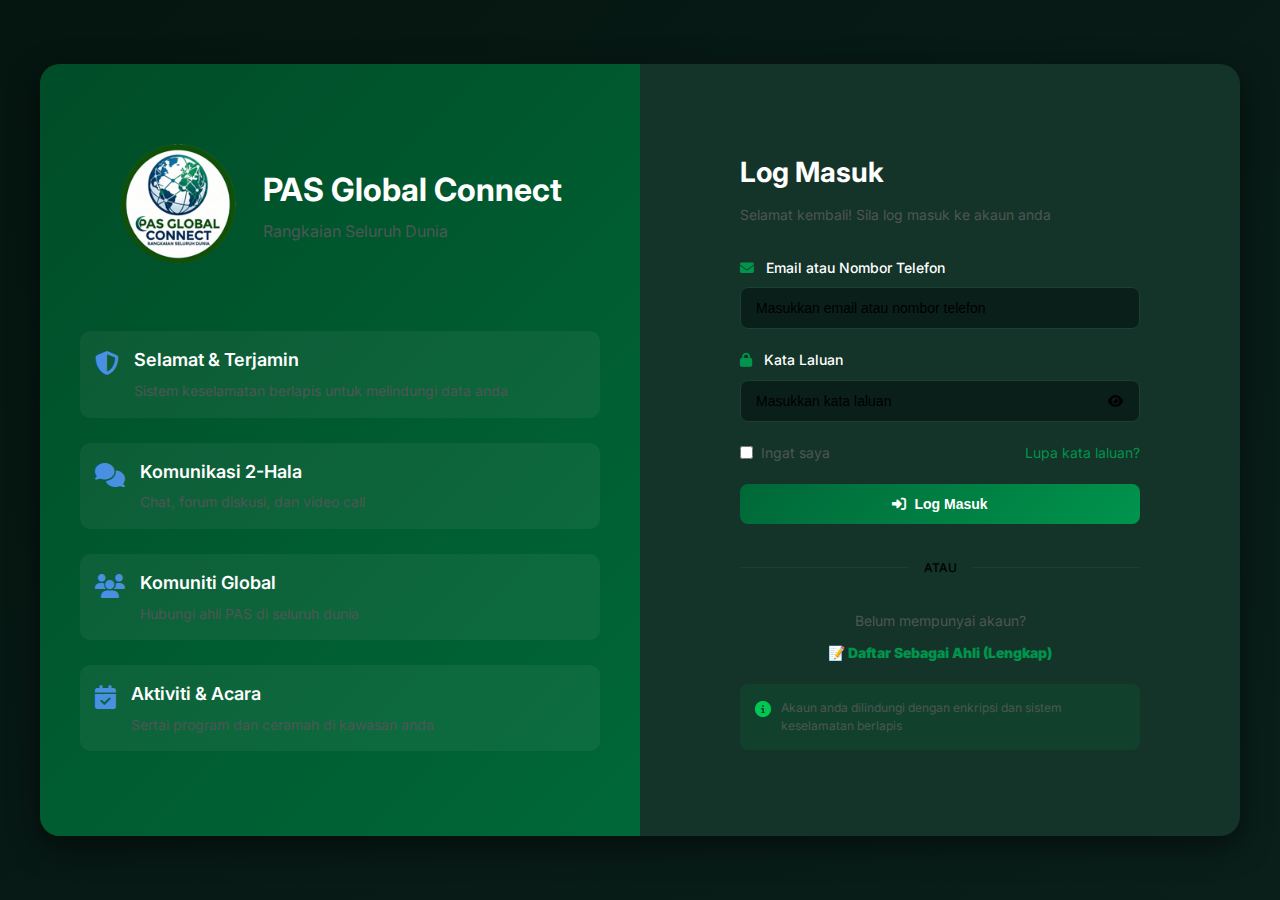
<file: forum.html>
<!DOCTYPE html>
<html lang="ms">
<head>
    <meta charset="UTF-8">
    <meta name="viewport" content="width=device-width, initial-scale=1.0">
    <title>Forum - PAS Global Connect</title>
    <link rel="icon" type="image/png" href="public/img/logo-favicon-32.png">
    <link rel="shortcut icon" href="public/img/favicon.ico">
    <link rel="stylesheet" href="css/style.css">
    <link rel="stylesheet" href="https://cdnjs.cloudflare.com/ajax/libs/font-awesome/6.4.0/css/all.min.css">
    <link href="https://fonts.googleapis.com/css2?family=Inter:wght@300;400;500;600;700&display=swap" rel="stylesheet">
</head>
<body>
    <div class="app-container">
        <aside class="sidebar">
            <div class="sidebar-header">
                <div class="sidebar-logo-horizontal">
                    <img src="public/img/logo-45.png" alt="PAS Global Connect Logo">
                    <span class="sidebar-title">PAS Global<br>Connect</span>
                </div>
            </div>
            <nav class="nav-menu">
                <a href="dashboard.html" class="nav-item"><i class="fas fa-home"></i><span>Beranda</span></a>
                <a href="chat.html" class="nav-item"><i class="fas fa-comments"></i><span>Mesej</span></a>
                <a href="forum.html" class="nav-item active"><i class="fas fa-users"></i><span>Forum</span></a>
                <a href="videos.html" class="nav-item"><i class="fas fa-play-circle"></i><span>Video Ceramah</span></a>
                <a href="community.html" class="nav-item"><i class="fas fa-user-friends"></i><span>Komuniti</span></a>
                <a href="calendar.html" class="nav-item"><i class="fas fa-calendar-alt"></i><span>Kalendar</span></a>
                <a href="profile.html" class="nav-item"><i class="fas fa-user-circle"></i><span>Profil</span></a>
                
                <div class="nav-divider"></div>
                <div class="nav-section-title">Pautan Rasmi PAS</div>
                
                <a href="https://harakahdaily.net/" target="_blank" class="nav-item nav-external">
                    <i class="fas fa-newspaper"></i>
                    <span>Harakah Daily</span>
                    <i class="fas fa-external-link-alt" style="margin-left: auto; font-size: 10px; opacity: 0.5;"></i>
                </a>
                <a href="https://pas.org.my/" target="_blank" class="nav-item nav-external">
                    <i class="fas fa-globe"></i>
                    <span>Portal Rasmi PAS</span>
                    <i class="fas fa-external-link-alt" style="margin-left: auto; font-size: 10px; opacity: 0.5;"></i>
                </a>
                <a href="https://skimpas.com/" target="_blank" class="nav-item nav-external">
                    <i class="fas fa-hand-holding-heart"></i>
                    <span>SKIM PAS</span>
                    <i class="fas fa-external-link-alt" style="margin-left: auto; font-size: 10px; opacity: 0.5;"></i>
                </a>
                <a href="https://infaqpay.my/go/pas" target="_blank" class="nav-item nav-external">
                    <i class="fas fa-donate"></i>
                    <span>Infaq & Derma PAS</span>
                    <i class="fas fa-external-link-alt" style="margin-left: auto; font-size: 10px; opacity: 0.5;"></i>
                </a>
                <a href="https://keahlian.pas.org.my/" target="_blank" class="nav-item nav-external">
                    <i class="fas fa-user-plus"></i>
                    <span>Keahlian PAS</span>
                    <i class="fas fa-external-link-alt" style="margin-left: auto; font-size: 10px; opacity: 0.5;"></i>
                </a>
                
                <div class="nav-divider"></div>
                <div class="nav-section-title">Pautan Lain-lain</div>
                
                <a href="https://spr.gov.my/" target="_blank" class="nav-item nav-external">
                    <i class="fas fa-vote-yea"></i>
                    <span>SPR Malaysia</span>
                    <i class="fas fa-external-link-alt" style="margin-left: auto; font-size: 10px; opacity: 0.5;"></i>
                </a>
                <a href="https://www.jpn.gov.my/my/" target="_blank" class="nav-item nav-external">
                    <i class="fas fa-id-card"></i>
                    <span>JPN Malaysia</span>
                    <i class="fas fa-external-link-alt" style="margin-left: auto; font-size: 10px; opacity: 0.5;"></i>
                </a>
                <a href="https://www.kln.gov.my/" target="_blank" class="nav-item nav-external">
                    <i class="fas fa-flag"></i>
                    <span>KLN Malaysia</span>
                    <i class="fas fa-external-link-alt" style="margin-left: auto; font-size: 10px; opacity: 0.5;"></i>
                </a>
                <a href="https://www.jpa.gov.my/" target="_blank" class="nav-item nav-external">
                    <i class="fas fa-briefcase"></i>
                    <span>JPA Malaysia</span>
                    <i class="fas fa-external-link-alt" style="margin-left: auto; font-size: 10px; opacity: 0.5;"></i>
                </a>
                <a href="https://www.mara.gov.my/en/index/" target="_blank" class="nav-item nav-external">
                    <i class="fas fa-graduation-cap"></i>
                    <span>MARA</span>
                    <i class="fas fa-external-link-alt" style="margin-left: auto; font-size: 10px; opacity: 0.5;"></i>
                </a>
            </nav>
            <div class="sidebar-footer">
                <div class="user-profile">
                    <div class="user-avatar">A</div>
                    <div class="user-info"><div class="user-name">Loading...</div><div class="user-role">Ahli</div></div>
                </div>
                <button onclick="logout()" class="btn btn-secondary btn-block" style="margin-top: 15px;"><i class="fas fa-sign-out-alt"></i>Log Keluar</button>
            </div>
        </aside>
        <main class="main-content">
            <div class="page-header">
                <div><h1 class="page-title">Forum Diskusi</h1><p class="page-subtitle">Perbincangan dan perkongsian ilmu</p></div>
                <button class="btn btn-primary" onclick="showNewTopicModal()"><i class="fas fa-plus"></i>Topik Baru</button>
            </div>
            <div class="card">
                <div style="display: flex; gap: 15px; margin-bottom: 20px;">
                    <select id="categoryFilter" onchange="filterTopics()" class="form-group" style="flex: 1; padding: 10px; background: var(--bg-dark); border: 1px solid var(--border-color); border-radius: 8px; color: var(--text-primary);">
                        <option value="">Semua Kategori</option>
                        <option value="Umum">Umum</option>
                        <option value="Dakwah">Dakwah</option>
                        <option value="Pendidikan">Pendidikan</option>
                        <option value="Sosial">Sosial</option>
                        <option value="Teknikal">Teknikal</option>
                    </select>
                    <div class="search-box" style="flex: 2; margin: 0;"><i class="fas fa-search"></i><input type="text" id="searchTopics" placeholder="Cari topik..." onkeyup="searchForumTopics()"></div>
                </div>
                <div id="forumTopics"></div>
            </div>
        </main>
    </div>
    <div id="newTopicModal" class="modal"><div class="modal-content" style="max-width: 600px;"><div class="modal-header"><h3>Topik Baru</h3><button class="close-modal" onclick="closeNewTopicModal()"><i class="fas fa-times"></i></button></div><div class="modal-body"><form id="newTopicForm" onsubmit="createTopic(event)"><div class="form-group"><label>Tajuk</label><input type="text" id="topicTitle" required placeholder="Masukkan tajuk topik"></div><div class="form-group"><label>Kategori</label><select id="topicCategory" required><option value="">Pilih kategori</option><option value="Umum">Umum</option><option value="Dakwah">Dakwah</option><option value="Pendidikan">Pendidikan</option><option value="Sosial">Sosial</option><option value="Teknikal">Teknikal</option></select></div><div class="form-group"><label>Penerangan</label><textarea id="topicDescription" rows="5" required placeholder="Penerangan topik..."></textarea></div><button type="submit" class="btn btn-primary btn-block"><i class="fas fa-paper-plane"></i>Siarkan</button></form></div></div></div>
    <script src="js/utils.js"></script>
    <script src="js/forum.js"></script>
</body>
</html>
</file>
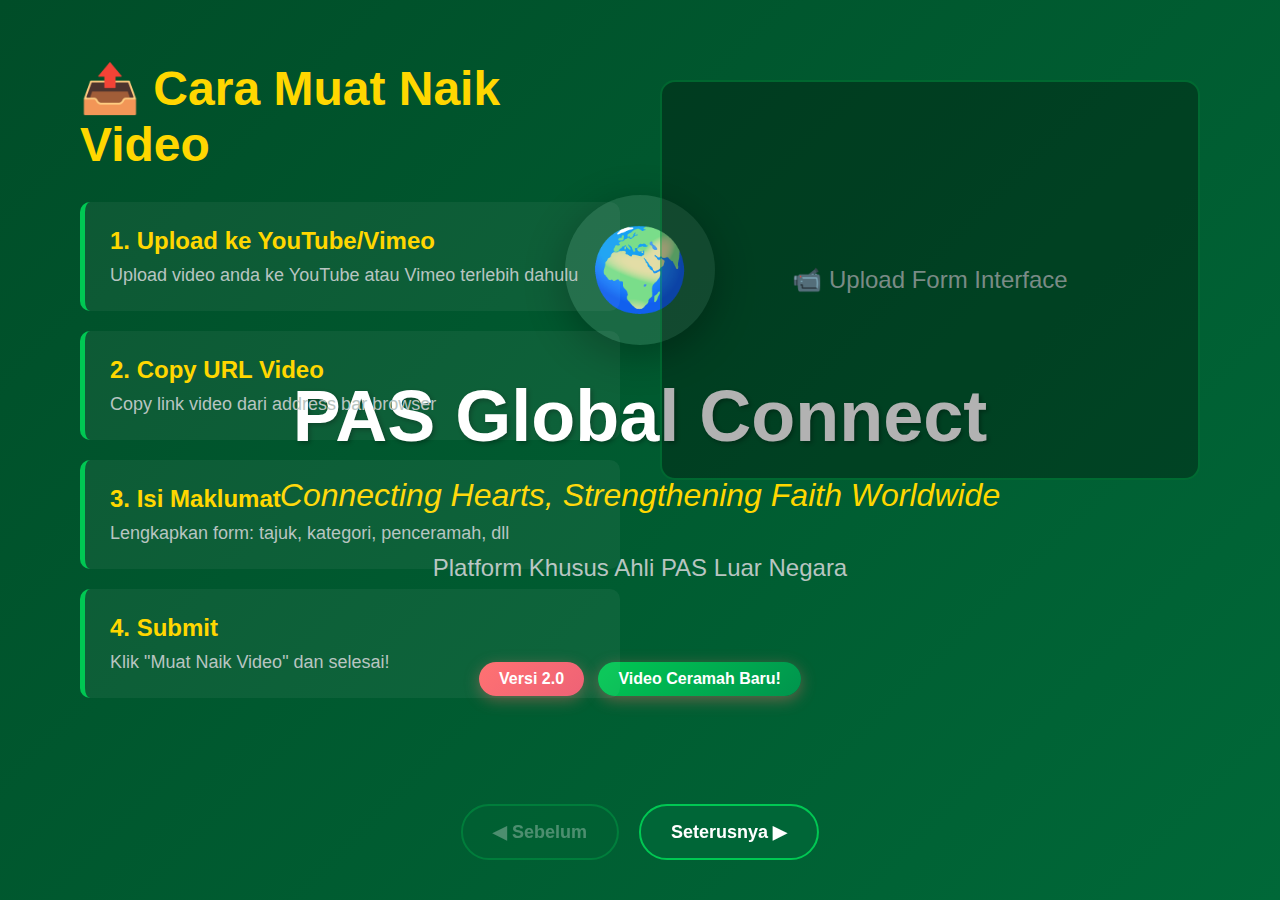
<file: presentation-updated.html>
<!DOCTYPE html>
<html lang="ms">
<head>
    <meta charset="UTF-8">
    <meta name="viewport" content="width=device-width, initial-scale=1.0">
    <title>PAS Global Connect - Presentation (Updated)</title>
    <style>
        * {
            margin: 0;
            padding: 0;
            box-sizing: border-box;
        }

        body {
            font-family: 'Segoe UI', Tahoma, Geneva, Verdana, sans-serif;
            background: linear-gradient(135deg, #0a1f1a 0%, #051510 100%);
            overflow: hidden;
        }

        .presentation-container {
            width: 100vw;
            height: 100vh;
            position: relative;
        }

        .slide {
            width: 100%;
            height: 100%;
            display: none;
            position: absolute;
            top: 0;
            left: 0;
            padding: 60px 80px;
            color: white;
        }

        .slide.active {
            display: flex;
            flex-direction: column;
            animation: slideIn 0.5s ease-out;
        }

        @keyframes slideIn {
            from {
                opacity: 0;
                transform: translateX(50px);
            }
            to {
                opacity: 1;
                transform: translateX(0);
            }
        }

        /* Slide Layouts */
        .slide-title {
            justify-content: center;
            align-items: center;
            text-align: center;
            background: linear-gradient(135deg, #004d28 0%, #006838 100%);
        }

        .slide-content {
            justify-content: flex-start;
        }

        .slide-two-column {
            display: flex;
            flex-direction: row !important;
            gap: 40px;
        }

        /* Typography */
        h1 {
            font-size: 72px;
            font-weight: 700;
            margin-bottom: 20px;
            text-shadow: 2px 2px 4px rgba(0, 0, 0, 0.3);
        }

        h2 {
            font-size: 48px;
            font-weight: 600;
            margin-bottom: 30px;
            color: #FFD700;
        }

        h3 {
            font-size: 36px;
            font-weight: 600;
            margin-bottom: 20px;
            color: #00C853;
        }

        .tagline {
            font-size: 32px;
            font-weight: 300;
            font-style: italic;
            color: #FFD700;
            margin-bottom: 40px;
        }

        .subtitle {
            font-size: 24px;
            color: #b8c5c1;
            margin-bottom: 30px;
        }

        /* Logo */
        .logo {
            width: 150px;
            height: 150px;
            background: rgba(255, 255, 255, 0.1);
            border-radius: 50%;
            display: flex;
            align-items: center;
            justify-content: center;
            margin: 0 auto 30px;
            font-size: 80px;
            color: #FFD700;
            box-shadow: 0 10px 40px rgba(0, 0, 0, 0.3);
        }

        /* Content Sections */
        .feature-grid {
            display: grid;
            grid-template-columns: repeat(2, 1fr);
            gap: 30px;
            margin-top: 30px;
        }

        .feature-card {
            background: rgba(255, 255, 255, 0.05);
            border: 2px solid rgba(0, 200, 83, 0.3);
            border-radius: 15px;
            padding: 30px;
            transition: all 0.3s ease;
        }

        .feature-card:hover {
            background: rgba(255, 255, 255, 0.1);
            border-color: #00C853;
            transform: translateY(-5px);
        }

        .feature-icon {
            font-size: 48px;
            margin-bottom: 15px;
        }

        .feature-title {
            font-size: 28px;
            font-weight: 600;
            margin-bottom: 10px;
            color: #fff;
        }

        .feature-description {
            font-size: 18px;
            color: #b8c5c1;
            line-height: 1.6;
        }

        /* Lists */
        ul {
            list-style: none;
            margin-top: 20px;
        }

        li {
            font-size: 24px;
            padding: 15px 0;
            padding-left: 50px;
            position: relative;
            color: #b8c5c1;
            line-height: 1.5;
        }

        li::before {
            content: "✓";
            position: absolute;
            left: 0;
            color: #00C853;
            font-weight: 700;
            font-size: 28px;
        }

        /* Stats */
        .stats-container {
            display: flex;
            justify-content: space-around;
            margin-top: 50px;
            gap: 30px;
        }

        .stat-box {
            text-align: center;
            background: rgba(255, 255, 255, 0.05);
            padding: 40px;
            border-radius: 15px;
            flex: 1;
            border: 2px solid rgba(0, 200, 83, 0.3);
        }

        .stat-number {
            font-size: 64px;
            font-weight: 700;
            color: #FFD700;
            margin-bottom: 10px;
        }

        .stat-label {
            font-size: 20px;
            color: #b8c5c1;
        }

        /* Navigation */
        .nav-controls {
            position: fixed;
            bottom: 40px;
            left: 50%;
            transform: translateX(-50%);
            display: flex;
            gap: 20px;
            z-index: 1000;
        }

        .nav-btn {
            background: rgba(0, 104, 56, 0.8);
            border: 2px solid #00C853;
            color: white;
            padding: 15px 30px;
            font-size: 18px;
            cursor: pointer;
            border-radius: 30px;
            transition: all 0.3s ease;
            font-weight: 600;
        }

        .nav-btn:hover {
            background: #00C853;
            transform: scale(1.05);
        }

        .nav-btn:disabled {
            opacity: 0.3;
            cursor: not-allowed;
        }

        .slide-counter {
            position: fixed;
            top: 40px;
            right: 40px;
            background: rgba(0, 104, 56, 0.8);
            padding: 15px 25px;
            border-radius: 30px;
            font-size: 18px;
            font-weight: 600;
            color: white;
            border: 2px solid #00C853;
        }

        /* Two Column Layout */
        .column {
            flex: 1;
        }

        .column h3 {
            margin-bottom: 25px;
        }

        /* Screenshot placeholder */
        .screenshot {
            width: 100%;
            height: 400px;
            background: rgba(0, 0, 0, 0.3);
            border: 2px solid rgba(0, 200, 83, 0.3);
            border-radius: 15px;
            display: flex;
            align-items: center;
            justify-content: center;
            font-size: 24px;
            color: #7a8b86;
            margin-top: 20px;
        }

        /* Timeline */
        .timeline {
            margin-top: 30px;
        }

        .timeline-item {
            background: rgba(255, 255, 255, 0.05);
            padding: 25px;
            margin-bottom: 20px;
            border-left: 5px solid #00C853;
            border-radius: 10px;
        }

        .timeline-title {
            font-size: 24px;
            font-weight: 600;
            color: #FFD700;
            margin-bottom: 10px;
        }

        .timeline-content {
            font-size: 18px;
            color: #b8c5c1;
        }

        /* Highlight box */
        .highlight-box {
            background: rgba(255, 215, 0, 0.1);
            border: 2px solid #FFD700;
            padding: 30px;
            border-radius: 15px;
            margin-top: 30px;
        }

        .highlight-box h3 {
            color: #FFD700;
            margin-bottom: 15px;
        }

        /* Three Column Grid */
        .three-column-grid {
            display: grid;
            grid-template-columns: repeat(3, 1fr);
            gap: 25px;
            margin-top: 30px;
        }

        /* Badge */
        .badge {
            display: inline-block;
            background: linear-gradient(135deg, #ff6b6b, #ee5a6f);
            color: white;
            padding: 8px 20px;
            border-radius: 25px;
            font-size: 16px;
            font-weight: 700;
            margin: 10px 5px;
            box-shadow: 0 4px 15px rgba(255, 107, 107, 0.4);
        }

        .badge.new {
            background: linear-gradient(135deg, #00C853, #00944d);
        }

        /* Responsive */
        @media (max-width: 1024px) {
            h1 { font-size: 48px; }
            h2 { font-size: 36px; }
            h3 { font-size: 28px; }
            .tagline { font-size: 24px; }
            .feature-grid { grid-template-columns: 1fr; }
            .three-column-grid { grid-template-columns: 1fr; }
            .slide { padding: 40px; }
        }

        /* Video Icon Animation */
        @keyframes pulse {
            0%, 100% { transform: scale(1); }
            50% { transform: scale(1.1); }
        }

        .pulse-icon {
            animation: pulse 2s infinite;
        }
    </style>
</head>
<body>
    <div class="presentation-container">
        <!-- Slide Counter -->
        <div class="slide-counter">
            <span id="currentSlide">1</span> / <span id="totalSlides">15</span>
        </div>

        <!-- Slide 1: Title -->
        <div class="slide slide-title active">
            <div class="logo">🌍</div>
            <h1>PAS Global Connect</h1>
            <p class="tagline">Connecting Hearts, Strengthening Faith Worldwide</p>
            <p class="subtitle">Platform Khusus Ahli PAS Luar Negara</p>
            <div style="margin-top: 40px;">
                <span class="badge">Versi 2.0</span>
                <span class="badge new">Video Ceramah Baru!</span>
            </div>
        </div>

        <!-- Slide 2: Fokus Platform -->
        <div class="slide slide-content">
            <h2>🎯 Fokus Platform</h2>
            <p class="subtitle">Khusus untuk ahli PAS yang berada di luar negara</p>
            <div class="feature-grid">
                <div class="feature-card">
                    <div class="feature-icon">🌏</div>
                    <div class="feature-title">40+ Negara</div>
                    <div class="feature-description">Asia Tenggara, Timur Tengah, Eropah, Amerika, Oceania</div>
                </div>
                <div class="feature-card">
                    <div class="feature-icon">👥</div>
                    <div class="feature-title">Diaspora Malaysia</div>
                    <div class="feature-description">Menghubungkan ahli PAS di seluruh pelusuk dunia</div>
                </div>
                <div class="feature-card">
                    <div class="feature-icon">🕌</div>
                    <div class="feature-title">Komuniti Global</div>
                    <div class="feature-description">Memperkukuh silaturahim dan dakwah antarabangsa</div>
                </div>
                <div class="feature-card">
                    <div class="feature-icon">💪</div>
                    <div class="feature-title">Sokongan Komuniti</div>
                    <div class="feature-description">Platform untuk saling bantu-membantu di luar negara</div>
                </div>
            </div>
        </div>

        <!-- Slide 3: Cabaran Diaspora -->
        <div class="slide slide-content">
            <h2>❗ Cabaran Ahli PAS di Luar Negara</h2>
            <ul>
                <li>Ahli PAS tersebar di lebih 40 negara di seluruh dunia</li>
                <li>Sukar berkomunikasi dan berkoordinasi antara negara</li>
                <li>Jauh dari komuniti dan aktiviti PAS di Malaysia</li>
                <li>Memerlukan platform khusus untuk ahli luar negara</li>
                <li>Akses terhad kepada ceramah dan kuliah agama</li>
                <li>Sukar mencari ahli PAS di negara yang sama</li>
                <li>Tiada platform untuk perkongsian pengalaman diaspora</li>
            </ul>
        </div>

        <!-- Slide 4: Penyelesaian -->
        <div class="slide slide-content">
            <h2>💡 Penyelesaian Kami</h2>
            <p class="subtitle">Platform all-in-one untuk ahli PAS Luar Negara</p>
            <div class="three-column-grid">
                <div class="feature-card">
                    <div class="feature-icon">💬</div>
                    <div class="feature-title">Komunikasi</div>
                    <div class="feature-description">Chat real-time & forum diskusi</div>
                </div>
                <div class="feature-card">
                    <div class="feature-icon">📹</div>
                    <div class="feature-title">Video Ceramah</div>
                    <div class="feature-description">Koleksi ceramah & kuliah</div>
                </div>
                <div class="feature-card">
                    <div class="feature-icon">🌍</div>
                    <div class="feature-title">Direktori</div>
                    <div class="feature-description">Cari ahli di negara anda</div>
                </div>
                <div class="feature-card">
                    <div class="feature-icon">📅</div>
                    <div class="feature-title">Kalendar</div>
                    <div class="feature-description">Program & aktiviti global</div>
                </div>
                <div class="feature-card">
                    <div class="feature-icon">🔒</div>
                    <div class="feature-title">Keselamatan</div>
                    <div class="feature-description">5 lapisan perlindungan</div>
                </div>
                <div class="feature-card">
                    <div class="feature-icon">📱</div>
                    <div class="feature-title">Responsive</div>
                    <div class="feature-description">Desktop, tablet, mobile</div>
                </div>
            </div>
        </div>

        <!-- Slide 5: NEW - Video Ceramah -->
        <div class="slide slide-title" style="background: linear-gradient(135deg, #1a0033 0%, #330066 100%);">
            <div class="logo pulse-icon">📹</div>
            <h1>CIRI BARU!</h1>
            <h2 style="color: #FFD700; margin-top: 20px;">Video Ceramah & Kuliah</h2>
            <p class="subtitle">Platform video khusus untuk ahli PAS Luar Negara</p>
            <div class="highlight-box" style="max-width: 800px; margin: 40px auto 0; border-color: #FFD700;">
                <h3>✨ Koleksi Ceramah Global</h3>
                <p style="font-size: 20px; color: #b8c5c1; line-height: 1.8;">
                    Upload, tonton, dan kongsikan video ceramah<br>
                    dari ustaz-ustaz di seluruh dunia
                </p>
            </div>
        </div>

        <!-- Slide 6: Video Features -->
        <div class="slide slide-content">
            <h2>📹 Ciri-Ciri Video Ceramah</h2>
            <div class="feature-grid">
                <div class="feature-card">
                    <div class="feature-icon">📤</div>
                    <div class="feature-title">Muat Naik Mudah</div>
                    <div class="feature-description">
                        • YouTube, Vimeo, MP4<br>
                        • Form lengkap & validation<br>
                        • Thumbnail automatik<br>
                        • Moderation system
                    </div>
                </div>
                <div class="feature-card">
                    <div class="feature-icon">🎬</div>
                    <div class="feature-title">6 Kategori</div>
                    <div class="feature-description">
                        🕌 Ceramah Agama<br>
                        📿 Tazkirah<br>
                        📚 Kuliah<br>
                        💪 Motivasi<br>
                        🎓 Pendidikan<br>
                        📹 Lain-lain
                    </div>
                </div>
                <div class="feature-card">
                    <div class="feature-icon">🎥</div>
                    <div class="feature-title">Video Player</div>
                    <div class="feature-description">
                        • Embedded player<br>
                        • Full screen mode<br>
                        • Auto view counter<br>
                        • Like & share system
                    </div>
                </div>
                <div class="feature-card">
                    <div class="feature-icon">🔍</div>
                    <div class="feature-title">Carian & Filter</div>
                    <div class="feature-description">
                        • Filter kategori<br>
                        • Filter negara<br>
                        • Text search<br>
                        • Real-time filtering
                    </div>
                </div>
            </div>
        </div>

        <!-- Slide 7: Video Categories -->
        <div class="slide slide-content">
            <h2>🎬 Kategori Video</h2>
            <div class="three-column-grid">
                <div class="feature-card" style="border-color: rgba(0, 200, 83, 0.5);">
                    <div class="feature-icon">🕌</div>
                    <div class="feature-title">Ceramah Agama</div>
                    <div class="feature-description">Ceramah umum tentang Islam, akhlak, dan ibadah</div>
                </div>
                <div class="feature-card" style="border-color: rgba(23, 162, 184, 0.5);">
                    <div class="feature-icon">📿</div>
                    <div class="feature-title">Tazkirah</div>
                    <div class="feature-description">Tazkirah ringkas dan nasihat harian</div>
                </div>
                <div class="feature-card" style="border-color: rgba(255, 193, 7, 0.5);">
                    <div class="feature-icon">📚</div>
                    <div class="feature-title">Kuliah</div>
                    <div class="feature-description">Kuliah mendalam tentang ilmu fiqh dan usuluddin</div>
                </div>
                <div class="feature-card" style="border-color: rgba(255, 107, 107, 0.5);">
                    <div class="feature-icon">💪</div>
                    <div class="feature-title">Motivasi</div>
                    <div class="feature-description">Ceramah motivasi dan inspirasi Islami</div>
                </div>
                <div class="feature-card" style="border-color: rgba(138, 43, 226, 0.5);">
                    <div class="feature-icon">🎓</div>
                    <div class="feature-title">Pendidikan</div>
                    <div class="feature-description">Pendidikan Islam untuk anak-anak dan keluarga</div>
                </div>
                <div class="feature-card" style="border-color: rgba(100, 100, 100, 0.5);">
                    <div class="feature-icon">📹</div>
                    <div class="feature-title">Lain-lain</div>
                    <div class="feature-description">Video lain yang berkaitan dengan Islam</div>
                </div>
            </div>
        </div>

        <!-- Slide 8: How to Upload -->
        <div class="slide slide-two-column">
            <div class="column">
                <h2>📤 Cara Muat Naik Video</h2>
                <div class="timeline">
                    <div class="timeline-item">
                        <div class="timeline-title">1. Upload ke YouTube/Vimeo</div>
                        <div class="timeline-content">Upload video anda ke YouTube atau Vimeo terlebih dahulu</div>
                    </div>
                    <div class="timeline-item">
                        <div class="timeline-title">2. Copy URL Video</div>
                        <div class="timeline-content">Copy link video dari address bar browser</div>
                    </div>
                    <div class="timeline-item">
                        <div class="timeline-title">3. Isi Maklumat</div>
                        <div class="timeline-content">Lengkapkan form: tajuk, kategori, penceramah, dll</div>
                    </div>
                    <div class="timeline-item">
                        <div class="timeline-title">4. Submit</div>
                        <div class="timeline-content">Klik "Muat Naik Video" dan selesai!</div>
                    </div>
                </div>
            </div>
            <div class="column">
                <div class="screenshot">
                    📹 Upload Form Interface
                </div>
            </div>
        </div>

        <!-- Slide 9: 40+ Countries -->
        <div class="slide slide-content">
            <h2>🌍 40+ Negara Tersenarai</h2>
            <div class="feature-grid">
                <div class="feature-card">
                    <div class="feature-icon">🌏</div>
                    <div class="feature-title">Asia Tenggara</div>
                    <div class="feature-description">Singapura • Brunei • Indonesia • Thailand</div>
                </div>
                <div class="feature-card">
                    <div class="feature-icon">🕌</div>
                    <div class="feature-title">Timur Tengah</div>
                    <div class="feature-description">Saudi • UAE • Qatar • Kuwait • Oman • Bahrain • Jordan • Mesir • Turki</div>
                </div>
                <div class="feature-card">
                    <div class="feature-icon">🏰</div>
                    <div class="feature-title">Eropah</div>
                    <div class="feature-description">UK • Jerman • Perancis • Belanda • Belgium • Sweden</div>
                </div>
                <div class="feature-card">
                    <div class="feature-icon">🌎</div>
                    <div class="feature-title">Amerika & Oceania</div>
                    <div class="feature-description">USA • Kanada • Australia • New Zealand</div>
                </div>
            </div>
            <p class="subtitle" style="margin-top: 40px; text-align: center;">
                ✨ Platform yang truly global untuk diaspora PAS
            </p>
        </div>

        <!-- Slide 10: All Features -->
        <div class="slide slide-content">
            <h2>✨ 7 Modul Utama</h2>
            <ul>
                <li><strong>📊 Dashboard</strong> - Statistik real-time, feed berita, aktiviti terkini</li>
                <li><strong>💬 Mesej</strong> - Chat 1-on-1 dengan auto-refresh setiap 3 saat</li>
                <li><strong>👥 Forum</strong> - 5 kategori diskusi dengan like & reply system</li>
                <li><strong>📹 Video Ceramah</strong> - Upload & tonton ceramah dari seluruh dunia</li>
                <li><strong>🌍 Komuniti</strong> - Direktori ahli 40+ negara dengan carian</li>
                <li><strong>📅 Kalendar</strong> - Program & aktiviti global dengan RSVP</li>
                <li><strong>👤 Profil</strong> - Profil lengkap dengan maklumat keahlian PAS</li>
            </ul>
        </div>

        <!-- Slide 11: Security -->
        <div class="slide slide-content">
            <h2>🔐 5 Lapisan Keselamatan</h2>
            <div class="timeline">
                <div class="timeline-item">
                    <div class="timeline-title">Lapisan 1: Authentication</div>
                    <div class="timeline-content">SHA-256 password hashing • Email/phone verification • Anti-bot CAPTCHA</div>
                </div>
                <div class="timeline-item">
                    <div class="timeline-title">Lapisan 2: Authorization</div>
                    <div class="timeline-content">Role-based access • Session tokens • Restricted pages</div>
                </div>
                <div class="timeline-item">
                    <div class="timeline-title">Lapisan 3: Data Protection</div>
                    <div class="timeline-content">XSS prevention • Input sanitization • SQL injection protection</div>
                </div>
                <div class="timeline-item">
                    <div class="timeline-title">Lapisan 4: Privacy</div>
                    <div class="timeline-content">User consent • Profile controls • Data retention policy</div>
                </div>
                <div class="timeline-item">
                    <div class="timeline-title">Lapisan 5: Monitoring</div>
                    <div class="timeline-content">Login logging • Activity audit • Auto-lockout system</div>
                </div>
            </div>
        </div>

        <!-- Slide 12: Statistics -->
        <div class="slide slide-content">
            <h2>📊 Platform Statistics</h2>
            <div class="stats-container">
                <div class="stat-box">
                    <div class="stat-number">40+</div>
                    <div class="stat-label">Negara</div>
                </div>
                <div class="stat-box">
                    <div class="stat-number">7</div>
                    <div class="stat-label">Modul Utama</div>
                </div>
                <div class="stat-box">
                    <div class="stat-number">6</div>
                    <div class="stat-label">Kategori Video</div>
                </div>
                <div class="stat-box">
                    <div class="stat-number">10</div>
                    <div class="stat-label">Halaman Web</div>
                </div>
            </div>
            <div class="stats-container" style="margin-top: 30px;">
                <div class="stat-box">
                    <div class="stat-number">7</div>
                    <div class="stat-label">Database Tables</div>
                </div>
                <div class="stat-box">
                    <div class="stat-number">5</div>
                    <div class="stat-label">Lapisan Keselamatan</div>
                </div>
                <div class="stat-box">
                    <div class="stat-number">100%</div>
                    <div class="stat-label">Responsive</div>
                </div>
            </div>
        </div>

        <!-- Slide 13: Benefits -->
        <div class="slide slide-content">
            <h2>🎯 Manfaat Platform</h2>
            <div class="feature-grid">
                <div class="feature-card">
                    <div class="feature-icon">👥</div>
                    <div class="feature-title">Untuk Ahli</div>
                    <div class="feature-description">
                        • Hubungan dengan ahli global<br>
                        • Akses video ceramah<br>
                        • Sokongan komuniti<br>
                        • Sertai aktiviti diaspora
                    </div>
                </div>
                <div class="feature-card">
                    <div class="feature-icon">🎤</div>
                    <div class="feature-title">Untuk Ustaz/Penceramah</div>
                    <div class="feature-description">
                        • Platform sebar dakwah<br>
                        • Jangkauan global<br>
                        • Upload ceramah mudah<br>
                        • Track views & likes
                    </div>
                </div>
                <div class="feature-card">
                    <div class="feature-icon">📢</div>
                    <div class="feature-title">Untuk Penganjur</div>
                    <div class="feature-description">
                        • Koordinasi mudah<br>
                        • Promosi aktiviti<br>
                        • Pengurusan acara<br>
                        • RSVP system
                    </div>
                </div>
                <div class="feature-card">
                    <div class="feature-icon">🏢</div>
                    <div class="feature-title">Untuk PAS Luar Negara</div>
                    <div class="feature-description">
                        • Database ahli teratur<br>
                        • Platform rasmi<br>
                        • Koordinasi antarabangsa<br>
                        • Content moderation
                    </div>
                </div>
            </div>
        </div>

        <!-- Slide 14: Technology Stack -->
        <div class="slide slide-content">
            <h2>🛠️ Technology Stack</h2>
            <div class="three-column-grid">
                <div class="feature-card">
                    <div class="feature-icon">💻</div>
                    <div class="feature-title">Frontend</div>
                    <div class="feature-description">
                        HTML5 • CSS3<br>
                        JavaScript ES6+<br>
                        Font Awesome 6<br>
                        Google Fonts
                    </div>
                </div>
                <div class="feature-card">
                    <div class="feature-icon">🗄️</div>
                    <div class="feature-title">Backend</div>
                    <div class="feature-description">
                        RESTful API<br>
                        7 Database Tables<br>
                        CRUD Operations<br>
                        Session Management
                    </div>
                </div>
                <div class="feature-card">
                    <div class="feature-icon">🔒</div>
                    <div class="feature-title">Security</div>
                    <div class="feature-description">
                        SHA-256 Hashing<br>
                        XSS Protection<br>
                        Input Sanitization<br>
                        CSRF Prevention
                    </div>
                </div>
            </div>
            <div class="highlight-box" style="margin-top: 40px;">
                <h3>📦 Project Size</h3>
                <div style="display: grid; grid-template-columns: repeat(3, 1fr); gap: 20px; margin-top: 20px;">
                    <div style="text-align: center;">
                        <div style="font-size: 32px; font-weight: 700; color: #FFD700;">10</div>
                        <div style="font-size: 16px; color: #b8c5c1;">HTML Pages</div>
                    </div>
                    <div style="text-align: center;">
                        <div style="font-size: 32px; font-weight: 700; color: #FFD700;">9</div>
                        <div style="font-size: 16px; color: #b8c5c1;">JS Files</div>
                    </div>
                    <div style="text-align: center;">
                        <div style="font-size: 32px; font-weight: 700; color: #FFD700;">3</div>
                        <div style="font-size: 16px; color: #b8c5c1;">CSS Files</div>
                    </div>
                </div>
            </div>
        </div>

        <!-- Slide 15: Closing -->
        <div class="slide slide-title">
            <div class="logo">🌍</div>
            <h1>PAS Global Connect</h1>
            <p class="tagline">Connecting Hearts, Strengthening Faith Worldwide</p>
            <p class="subtitle">Platform Khusus Ahli PAS Luar Negara</p>
            <div style="margin-top: 40px;">
                <span class="badge">Ready untuk Deploy!</span>
            </div>
            <div class="highlight-box" style="max-width: 800px; margin: 40px auto 0;">
                <h3 style="margin-bottom: 20px;">✨ Ciri-Ciri Utama</h3>
                <p style="font-size: 20px; color: #b8c5c1; line-height: 2;">
                    ✅ 40+ Negara • ✅ Video Ceramah • ✅ Chat Real-Time<br>
                    ✅ Forum Diskusi • ✅ Kalendar Aktiviti • ✅ 5 Lapisan Keselamatan
                </p>
            </div>
            <p class="subtitle" style="margin-top: 40px; font-style: italic;">
                "Sesungguhnya orang-orang mukmin adalah bersaudara"<br>
                <small style="font-size: 20px;">(Al-Hujurat: 10)</small>
            </p>
        </div>

        <!-- Navigation Controls -->
        <div class="nav-controls">
            <button class="nav-btn" id="prevBtn" onclick="previousSlide()">◀ Sebelum</button>
            <button class="nav-btn" id="nextBtn" onclick="nextSlide()">Seterusnya ▶</button>
        </div>
    </div>

    <script>
        let currentSlideIndex = 0;
        const slides = document.querySelectorAll('.slide');
        const totalSlides = slides.length;
        
        document.getElementById('totalSlides').textContent = totalSlides;

        function showSlide(index) {
            slides.forEach(slide => slide.classList.remove('active'));
            slides[index].classList.add('active');
            
            document.getElementById('currentSlide').textContent = index + 1;
            
            // Update button states
            document.getElementById('prevBtn').disabled = index === 0;
            document.getElementById('nextBtn').disabled = index === totalSlides - 1;
        }

        function nextSlide() {
            if (currentSlideIndex < totalSlides - 1) {
                currentSlideIndex++;
                showSlide(currentSlideIndex);
            }
        }

        function previousSlide() {
            if (currentSlideIndex > 0) {
                currentSlideIndex--;
                showSlide(currentSlideIndex);
            }
        }

        // Keyboard navigation
        document.addEventListener('keydown', function(event) {
            if (event.key === 'ArrowRight' || event.key === ' ') {
                event.preventDefault();
                nextSlide();
            } else if (event.key === 'ArrowLeft') {
                event.preventDefault();
                previousSlide();
            }
        });

        // Initialize
        showSlide(0);
    </script>
</body>
</html>
</file>
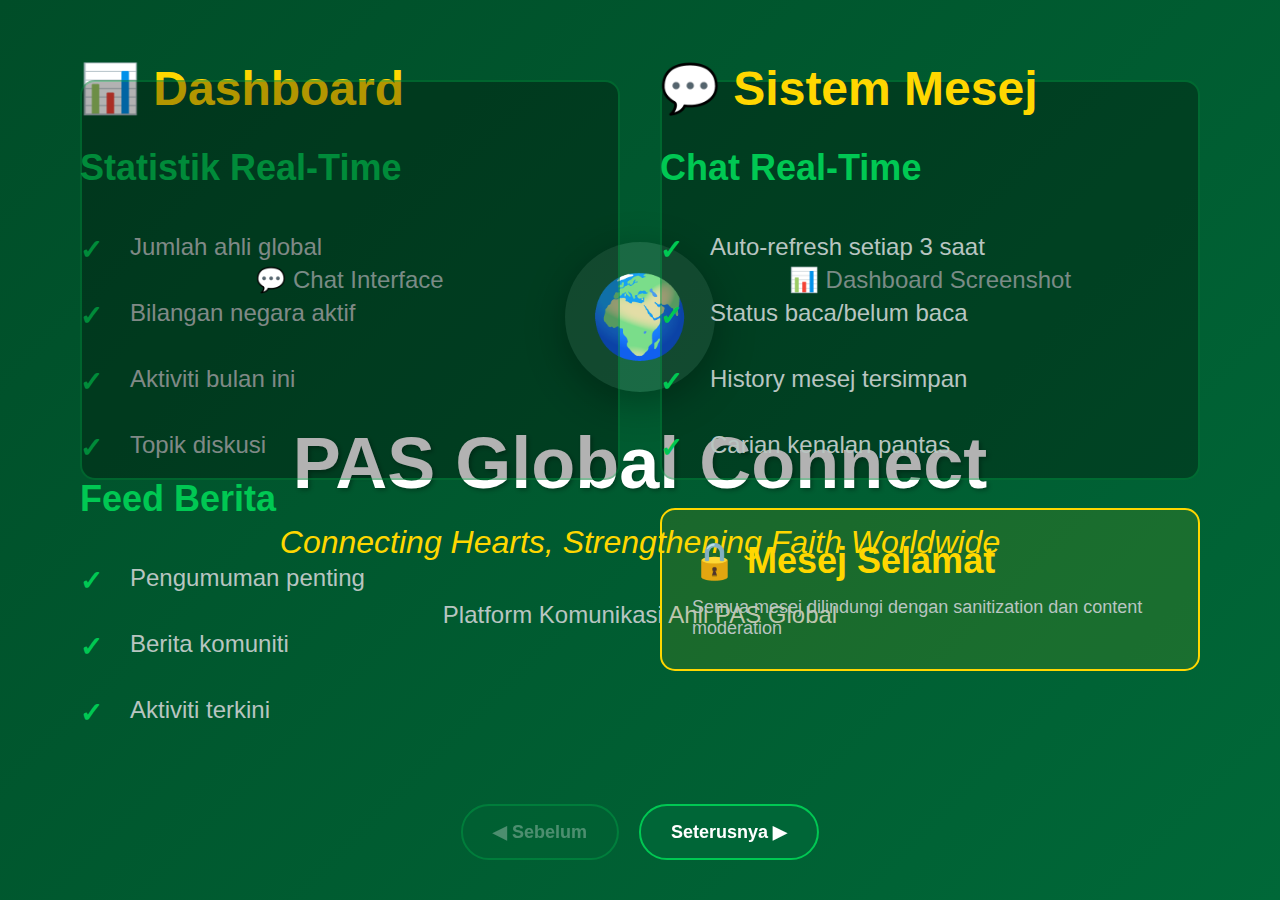
<file: presentation.html>
<!DOCTYPE html>
<html lang="ms">
<head>
    <meta charset="UTF-8">
    <meta name="viewport" content="width=device-width, initial-scale=1.0">
    <title>PAS Global Connect - Presentation</title>
    <style>
        * {
            margin: 0;
            padding: 0;
            box-sizing: border-box;
        }

        body {
            font-family: 'Segoe UI', Tahoma, Geneva, Verdana, sans-serif;
            background: linear-gradient(135deg, #0a1f1a 0%, #051510 100%);
            overflow: hidden;
        }

        .presentation-container {
            width: 100vw;
            height: 100vh;
            position: relative;
        }

        .slide {
            width: 100%;
            height: 100%;
            display: none;
            position: absolute;
            top: 0;
            left: 0;
            padding: 60px 80px;
            color: white;
        }

        .slide.active {
            display: flex;
            flex-direction: column;
            animation: slideIn 0.5s ease-out;
        }

        @keyframes slideIn {
            from {
                opacity: 0;
                transform: translateX(50px);
            }
            to {
                opacity: 1;
                transform: translateX(0);
            }
        }

        /* Slide Layouts */
        .slide-title {
            justify-content: center;
            align-items: center;
            text-align: center;
            background: linear-gradient(135deg, #004d28 0%, #006838 100%);
        }

        .slide-content {
            justify-content: flex-start;
        }

        .slide-two-column {
            display: flex;
            flex-direction: row !important;
            gap: 40px;
        }

        /* Typography */
        h1 {
            font-size: 72px;
            font-weight: 700;
            margin-bottom: 20px;
            text-shadow: 2px 2px 4px rgba(0, 0, 0, 0.3);
        }

        h2 {
            font-size: 48px;
            font-weight: 600;
            margin-bottom: 30px;
            color: #FFD700;
        }

        h3 {
            font-size: 36px;
            font-weight: 600;
            margin-bottom: 20px;
            color: #00C853;
        }

        .tagline {
            font-size: 32px;
            font-weight: 300;
            font-style: italic;
            color: #FFD700;
            margin-bottom: 40px;
        }

        .subtitle {
            font-size: 24px;
            color: #b8c5c1;
            margin-bottom: 30px;
        }

        /* Logo */
        .logo {
            width: 150px;
            height: 150px;
            background: rgba(255, 255, 255, 0.1);
            border-radius: 50%;
            display: flex;
            align-items: center;
            justify-content: center;
            margin: 0 auto 30px;
            font-size: 80px;
            color: #FFD700;
            box-shadow: 0 10px 40px rgba(0, 0, 0, 0.3);
        }

        /* Content Sections */
        .feature-grid {
            display: grid;
            grid-template-columns: repeat(2, 1fr);
            gap: 30px;
            margin-top: 30px;
        }

        .feature-card {
            background: rgba(255, 255, 255, 0.05);
            border: 2px solid rgba(0, 200, 83, 0.3);
            border-radius: 15px;
            padding: 30px;
            transition: all 0.3s ease;
        }

        .feature-card:hover {
            background: rgba(255, 255, 255, 0.1);
            border-color: #00C853;
            transform: translateY(-5px);
        }

        .feature-icon {
            font-size: 48px;
            color: #00C853;
            margin-bottom: 15px;
        }

        .feature-title {
            font-size: 28px;
            font-weight: 600;
            margin-bottom: 10px;
            color: #fff;
        }

        .feature-description {
            font-size: 18px;
            color: #b8c5c1;
            line-height: 1.6;
        }

        /* Lists */
        ul {
            list-style: none;
            margin-top: 20px;
        }

        li {
            font-size: 24px;
            padding: 15px 0;
            padding-left: 50px;
            position: relative;
            color: #b8c5c1;
            line-height: 1.5;
        }

        li::before {
            content: "✓";
            position: absolute;
            left: 0;
            color: #00C853;
            font-weight: 700;
            font-size: 28px;
        }

        /* Stats */
        .stats-container {
            display: flex;
            justify-content: space-around;
            margin-top: 50px;
            gap: 30px;
        }

        .stat-box {
            text-align: center;
            background: rgba(255, 255, 255, 0.05);
            padding: 40px;
            border-radius: 15px;
            flex: 1;
            border: 2px solid rgba(0, 200, 83, 0.3);
        }

        .stat-number {
            font-size: 64px;
            font-weight: 700;
            color: #FFD700;
            margin-bottom: 10px;
        }

        .stat-label {
            font-size: 20px;
            color: #b8c5c1;
        }

        /* Navigation */
        .nav-controls {
            position: fixed;
            bottom: 40px;
            left: 50%;
            transform: translateX(-50%);
            display: flex;
            gap: 20px;
            z-index: 1000;
        }

        .nav-btn {
            background: rgba(0, 104, 56, 0.8);
            border: 2px solid #00C853;
            color: white;
            padding: 15px 30px;
            font-size: 18px;
            cursor: pointer;
            border-radius: 30px;
            transition: all 0.3s ease;
            font-weight: 600;
        }

        .nav-btn:hover {
            background: #00C853;
            transform: scale(1.05);
        }

        .nav-btn:disabled {
            opacity: 0.3;
            cursor: not-allowed;
        }

        .slide-counter {
            position: fixed;
            top: 40px;
            right: 40px;
            background: rgba(0, 104, 56, 0.8);
            padding: 15px 25px;
            border-radius: 30px;
            font-size: 18px;
            font-weight: 600;
            color: white;
            border: 2px solid #00C853;
        }

        /* Two Column Layout */
        .column {
            flex: 1;
        }

        .column h3 {
            margin-bottom: 25px;
        }

        /* Screenshot placeholder */
        .screenshot {
            width: 100%;
            height: 400px;
            background: rgba(0, 0, 0, 0.3);
            border: 2px solid rgba(0, 200, 83, 0.3);
            border-radius: 15px;
            display: flex;
            align-items: center;
            justify-content: center;
            font-size: 24px;
            color: #7a8b86;
            margin-top: 20px;
        }

        /* Timeline */
        .timeline {
            margin-top: 30px;
        }

        .timeline-item {
            background: rgba(255, 255, 255, 0.05);
            padding: 25px;
            margin-bottom: 20px;
            border-left: 5px solid #00C853;
            border-radius: 10px;
        }

        .timeline-title {
            font-size: 24px;
            font-weight: 600;
            color: #FFD700;
            margin-bottom: 10px;
        }

        .timeline-content {
            font-size: 18px;
            color: #b8c5c1;
        }

        /* Highlight box */
        .highlight-box {
            background: rgba(255, 215, 0, 0.1);
            border: 2px solid #FFD700;
            padding: 30px;
            border-radius: 15px;
            margin-top: 30px;
        }

        .highlight-box h3 {
            color: #FFD700;
            margin-bottom: 15px;
        }

        /* Responsive */
        @media (max-width: 1024px) {
            h1 { font-size: 48px; }
            h2 { font-size: 36px; }
            h3 { font-size: 28px; }
            .tagline { font-size: 24px; }
            .feature-grid { grid-template-columns: 1fr; }
            .slide { padding: 40px; }
        }
    </style>
</head>
<body>
    <div class="presentation-container">
        <!-- Slide Counter -->
        <div class="slide-counter">
            <span id="currentSlide">1</span> / <span id="totalSlides">12</span>
        </div>

        <!-- Slide 1: Title -->
        <div class="slide slide-title active">
            <div class="logo">🌍</div>
            <h1>PAS Global Connect</h1>
            <p class="tagline">Connecting Hearts, Strengthening Faith Worldwide</p>
            <p class="subtitle">Platform Komunikasi Ahli PAS Global</p>
        </div>

        <!-- Slide 2: Masalah -->
        <div class="slide slide-content">
            <h2>❗ Cabaran Semasa</h2>
            <ul>
                <li>Ahli PAS tersebar di lebih 50 negara di seluruh dunia</li>
                <li>Sukar untuk berkomunikasi dan berkoordinasi</li>
                <li>Tiada platform khusus untuk komuniti PAS global</li>
                <li>Maklumat dan pengumuman sukar sampai ke semua</li>
                <li>Aktiviti dakwah tidak tersusun dengan baik</li>
                <li>Silaturahim antara ahli sukar dikekalkan</li>
            </ul>
        </div>

        <!-- Slide 3: Penyelesaian -->
        <div class="slide slide-content">
            <h2>💡 Penyelesaian Kami</h2>
            <p class="subtitle">Platform digital all-in-one untuk ahli PAS di seluruh dunia</p>
            <div class="feature-grid">
                <div class="feature-card">
                    <div class="feature-icon">🔒</div>
                    <div class="feature-title">Selamat & Terjamin</div>
                    <div class="feature-description">Sistem keselamatan berlapis dengan enkripsi SHA-256</div>
                </div>
                <div class="feature-card">
                    <div class="feature-icon">💬</div>
                    <div class="feature-title">Komunikasi Real-Time</div>
                    <div class="feature-description">Chat, forum, dan mesej langsung dengan ahli lain</div>
                </div>
                <div class="feature-card">
                    <div class="feature-icon">🌍</div>
                    <div class="feature-title">Komuniti Global</div>
                    <div class="feature-description">Direktori ahli di lebih 50 negara</div>
                </div>
                <div class="feature-card">
                    <div class="feature-icon">📅</div>
                    <div class="feature-title">Kalendar Aktiviti</div>
                    <div class="feature-description">Pantau dan anjur program dengan mudah</div>
                </div>
            </div>
        </div>

        <!-- Slide 4: Ciri Utama -->
        <div class="slide slide-content">
            <h2>✨ Ciri-Ciri Utama</h2>
            <ul>
                <li><strong>Dashboard Interaktif</strong> - Statistik real-time & feed berita</li>
                <li><strong>Sistem Mesej</strong> - Chat 1-on-1 dengan auto-refresh</li>
                <li><strong>Forum Diskusi</strong> - 5 kategori: Umum, Dakwah, Pendidikan, Sosial, Teknikal</li>
                <li><strong>Direktori Ahli</strong> - Cari ahli mengikut negara & profesion</li>
                <li><strong>Kalendar Acara</strong> - Anjur ceramah, mesyuarat, program</li>
                <li><strong>Profil Lengkap</strong> - Maklumat keahlian PAS & kepakaran</li>
            </ul>
        </div>

        <!-- Slide 5: Keselamatan -->
        <div class="slide slide-content">
            <h2>🔐 Sistem Keselamatan Berlapis</h2>
            <div class="timeline">
                <div class="timeline-item">
                    <div class="timeline-title">Lapisan 1: Pengesahan</div>
                    <div class="timeline-content">Password hashing SHA-256 • Verifikasi email & telefon • CAPTCHA anti-bot</div>
                </div>
                <div class="timeline-item">
                    <div class="timeline-title">Lapisan 2: Authorization</div>
                    <div class="timeline-content">Role-based access control • Session token • Restricted access</div>
                </div>
                <div class="timeline-item">
                    <div class="timeline-title">Lapisan 3: Data Protection</div>
                    <div class="timeline-content">XSS prevention • Input sanitization • SQL injection protection</div>
                </div>
                <div class="timeline-item">
                    <div class="timeline-title">Lapisan 4: Privacy</div>
                    <div class="timeline-content">User consent • Profile controls • Data retention policy</div>
                </div>
                <div class="timeline-item">
                    <div class="timeline-title">Lapisan 5: Monitoring</div>
                    <div class="timeline-content">Login logging • Activity audit • Auto-lockout</div>
                </div>
            </div>
        </div>

        <!-- Slide 6: Dashboard -->
        <div class="slide slide-two-column">
            <div class="column">
                <h2>📊 Dashboard</h2>
                <h3>Statistik Real-Time</h3>
                <ul>
                    <li>Jumlah ahli global</li>
                    <li>Bilangan negara aktif</li>
                    <li>Aktiviti bulan ini</li>
                    <li>Topik diskusi</li>
                </ul>
                <h3>Feed Berita</h3>
                <ul>
                    <li>Pengumuman penting</li>
                    <li>Berita komuniti</li>
                    <li>Aktiviti terkini</li>
                </ul>
            </div>
            <div class="column">
                <div class="screenshot">
                    📊 Dashboard Screenshot
                </div>
            </div>
        </div>

        <!-- Slide 7: Komunikasi -->
        <div class="slide slide-two-column">
            <div class="column">
                <div class="screenshot">
                    💬 Chat Interface
                </div>
            </div>
            <div class="column">
                <h2>💬 Sistem Mesej</h2>
                <h3>Chat Real-Time</h3>
                <ul>
                    <li>Auto-refresh setiap 3 saat</li>
                    <li>Status baca/belum baca</li>
                    <li>History mesej tersimpan</li>
                    <li>Carian kenalan pantas</li>
                </ul>
                <div class="highlight-box">
                    <h3>🔒 Mesej Selamat</h3>
                    <p style="font-size: 18px; color: #b8c5c1;">Semua mesej dilindungi dengan sanitization dan content moderation</p>
                </div>
            </div>
        </div>

        <!-- Slide 8: Forum -->
        <div class="slide slide-content">
            <h2>👥 Forum Diskusi</h2>
            <div class="feature-grid">
                <div class="feature-card">
                    <div class="feature-icon">💼</div>
                    <div class="feature-title">Umum</div>
                    <div class="feature-description">Perbincangan umum & info</div>
                </div>
                <div class="feature-card">
                    <div class="feature-icon">📿</div>
                    <div class="feature-title">Dakwah</div>
                    <div class="feature-description">Strategi & pengalaman dakwah</div>
                </div>
                <div class="feature-card">
                    <div class="feature-icon">📚</div>
                    <div class="feature-title">Pendidikan</div>
                    <div class="feature-description">Pendidikan Islam & anak-anak</div>
                </div>
                <div class="feature-card">
                    <div class="feature-icon">🤝</div>
                    <div class="feature-title">Sosial</div>
                    <div class="feature-description">Isu sosial & kemasyarakatan</div>
                </div>
            </div>
            <p class="subtitle" style="margin-top: 40px; text-align: center;">
                ✓ Like/Upvote System • ✓ Nested Replies • ✓ Content Moderation
            </p>
        </div>

        <!-- Slide 9: Komuniti -->
        <div class="slide slide-content">
            <h2>🌍 Direktori Komuniti Global</h2>
            <div class="stats-container">
                <div class="stat-box">
                    <div class="stat-number">50+</div>
                    <div class="stat-label">Negara</div>
                </div>
                <div class="stat-box">
                    <div class="stat-number">1000+</div>
                    <div class="stat-label">Ahli</div>
                </div>
                <div class="stat-box">
                    <div class="stat-number">100+</div>
                    <div class="stat-label">Aktiviti/Bulan</div>
                </div>
            </div>
            <ul style="margin-top: 50px;">
                <li>Cari ahli mengikut negara, profesion, kepakaran</li>
                <li>Profil lengkap dengan maklumat keahlian PAS</li>
                <li>Hubungi terus melalui chat atau mesej</li>
                <li>Lihat aktiviti dan sumbangan ahli</li>
            </ul>
        </div>

        <!-- Slide 10: Roadmap -->
        <div class="slide slide-content">
            <h2>🚀 Roadmap Pembangunan</h2>
            <div class="timeline">
                <div class="timeline-item">
                    <div class="timeline-title">✅ Fasa 1 - SIAP (4 bulan)</div>
                    <div class="timeline-content">Dashboard • Chat • Forum • Komuniti • Kalendar • Keselamatan Berlapis</div>
                </div>
                <div class="timeline-item">
                    <div class="timeline-title">📋 Fasa 2 (2-3 bulan)</div>
                    <div class="timeline-content">Video/Audio Call • Live Streaming • Perpustakaan Digital • Peta Interaktif • Push Notifications</div>
                </div>
                <div class="timeline-item">
                    <div class="timeline-title">🎯 Fasa 3 (2 bulan)</div>
                    <div class="timeline-content">AI Moderation • Multi-bahasa • Offline Mode • Mobile Apps • Payment Gateway</div>
                </div>
            </div>
        </div>

        <!-- Slide 11: Manfaat -->
        <div class="slide slide-content">
            <h2>🎯 Manfaat Platform</h2>
            <div class="feature-grid">
                <div class="feature-card">
                    <div class="feature-icon">👥</div>
                    <div class="feature-title">Untuk Ahli</div>
                    <div class="feature-description">
                        • Hubungan global<br>
                        • Akses kepada ilmu<br>
                        • Sokongan komuniti<br>
                        • Sertai aktiviti
                    </div>
                </div>
                <div class="feature-card">
                    <div class="feature-icon">📢</div>
                    <div class="feature-title">Untuk Penganjur</div>
                    <div class="feature-description">
                        • Koordinasi mudah<br>
                        • Jangkauan luas<br>
                        • Pengurusan acara<br>
                        • Track engagement
                    </div>
                </div>
                <div class="feature-card">
                    <div class="feature-icon">🏢</div>
                    <div class="feature-title">Untuk Organisasi</div>
                    <div class="feature-description">
                        • Database teratur<br>
                        • Platform rasmi<br>
                        • Koordinasi antarabangsa<br>
                        • Data insights
                    </div>
                </div>
                <div class="feature-card">
                    <div class="feature-icon">🕌</div>
                    <div class="feature-title">Untuk Dakwah</div>
                    <div class="feature-description">
                        • Dakwah global<br>
                        • Kongsi pengalaman<br>
                        • Strategi bersama<br>
                        • Sokongan mutual
                    </div>
                </div>
            </div>
        </div>

        <!-- Slide 12: Closing -->
        <div class="slide slide-title">
            <div class="logo">🌍</div>
            <h1>PAS Global Connect</h1>
            <p class="tagline">Connecting Hearts, Strengthening Faith Worldwide</p>
            <div class="highlight-box" style="max-width: 800px; margin: 40px auto 0;">
                <h3 style="margin-bottom: 20px;">📞 Hubungi Kami</h3>
                <p style="font-size: 24px; color: #b8c5c1; line-height: 1.8;">
                    📧 info@pasconnect.global<br>
                    🌐 www.pasconnect.global<br>
                    💬 support@pasconnect.global
                </p>
            </div>
            <p class="subtitle" style="margin-top: 40px; font-style: italic;">
                "Sesungguhnya orang-orang mukmin adalah bersaudara"<br>
                <small style="font-size: 20px;">(Al-Hujurat: 10)</small>
            </p>
        </div>

        <!-- Navigation Controls -->
        <div class="nav-controls">
            <button class="nav-btn" id="prevBtn" onclick="previousSlide()">◀ Sebelum</button>
            <button class="nav-btn" id="nextBtn" onclick="nextSlide()">Seterusnya ▶</button>
        </div>
    </div>

    <script>
        let currentSlideIndex = 0;
        const slides = document.querySelectorAll('.slide');
        const totalSlides = slides.length;
        
        document.getElementById('totalSlides').textContent = totalSlides;

        function showSlide(index) {
            slides.forEach(slide => slide.classList.remove('active'));
            slides[index].classList.add('active');
            
            document.getElementById('currentSlide').textContent = index + 1;
            
            // Update button states
            document.getElementById('prevBtn').disabled = index === 0;
            document.getElementById('nextBtn').disabled = index === totalSlides - 1;
        }

        function nextSlide() {
            if (currentSlideIndex < totalSlides - 1) {
                currentSlideIndex++;
                showSlide(currentSlideIndex);
            }
        }

        function previousSlide() {
            if (currentSlideIndex > 0) {
                currentSlideIndex--;
                showSlide(currentSlideIndex);
            }
        }

        // Keyboard navigation
        document.addEventListener('keydown', function(event) {
            if (event.key === 'ArrowRight' || event.key === ' ') {
                nextSlide();
            } else if (event.key === 'ArrowLeft') {
                previousSlide();
            }
        });

        // Initialize
        showSlide(0);
    </script>
</body>
</html>
</file>
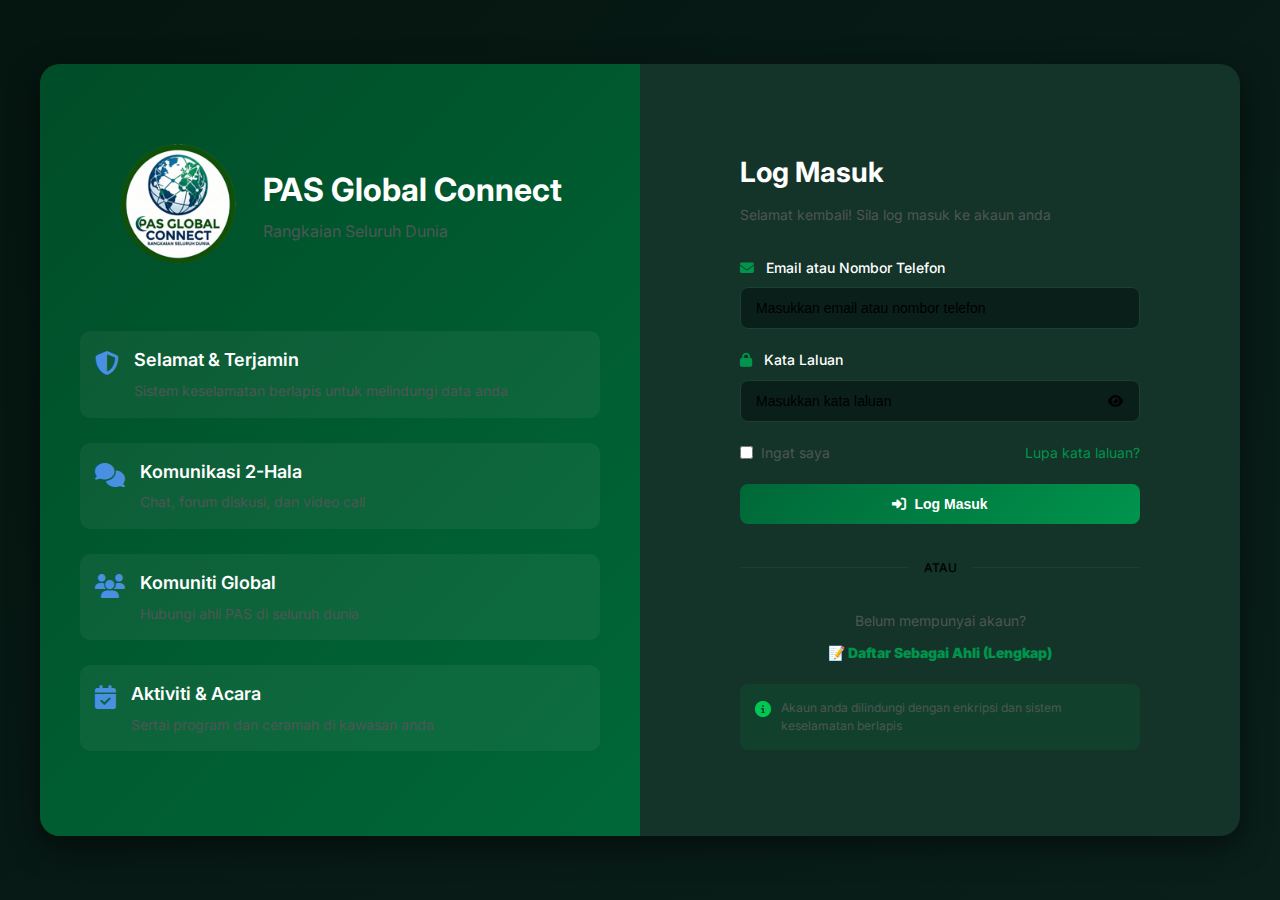
<file: profile.html>
<!DOCTYPE html>
<html lang="ms">
<head>
    <meta charset="UTF-8">
    <meta name="viewport" content="width=device-width, initial-scale=1.0">
    <title>Profil - PAS Global Connect</title>
    <link rel="icon" type="image/png" href="/pas-connect/public/img/logo-favicon-32.png">
    <link rel="shortcut icon" href="/pas-connect/public/img/favicon.ico">
    <link rel="stylesheet" href="css/style.css">
    <link rel="stylesheet" href="https://cdnjs.cloudflare.com/ajax/libs/font-awesome/6.4.0/css/all.min.css">
    <link href="https://fonts.googleapis.com/css2?family=Inter:wght@300;400;500;600;700&display=swap" rel="stylesheet">
</head>
<body>
    <div class="app-container">
        <aside class="sidebar">
            <div class="sidebar-header"><div class="sidebar-logo-horizontal"><img src="/pas-connect/public/img/logo-45.png" alt="PAS Global Connect Logo"><span class="sidebar-title">PAS Global<br>Connect</span></div></div>
            <nav class="nav-menu">
                <a href="dashboard.html" class="nav-item"><i class="fas fa-home"></i><span>Beranda</span></a>
                <a href="chat.html" class="nav-item"><i class="fas fa-comments"></i><span>Mesej</span></a>
                <a href="forum.html" class="nav-item"><i class="fas fa-users"></i><span>Forum</span></a>
                <a href="videos.html" class="nav-item"><i class="fas fa-play-circle"></i><span>Video Ceramah</span></a>
                <a href="community.html" class="nav-item"><i class="fas fa-user-friends"></i><span>Komuniti</span></a>
                <a href="calendar.html" class="nav-item"><i class="fas fa-calendar-alt"></i><span>Kalendar</span></a>
                <a href="profile.html" class="nav-item active"><i class="fas fa-user-circle"></i><span>Profil</span></a>
                
                <div class="nav-divider"></div>
                <div class="nav-section-title">Pautan Rasmi PAS</div>
                
                <a href="https://harakahdaily.net/" target="_blank" class="nav-item nav-external">
                    <i class="fas fa-newspaper"></i>
                    <span>Harakah Daily</span>
                    <i class="fas fa-external-link-alt" style="margin-left: auto; font-size: 10px; opacity: 0.5;"></i>
                </a>
                <a href="https://pas.org.my/" target="_blank" class="nav-item nav-external">
                    <i class="fas fa-globe"></i>
                    <span>Portal Rasmi PAS</span>
                    <i class="fas fa-external-link-alt" style="margin-left: auto; font-size: 10px; opacity: 0.5;"></i>
                </a>
                <a href="https://skimpas.com/" target="_blank" class="nav-item nav-external">
                    <i class="fas fa-hand-holding-heart"></i>
                    <span>SKIM PAS</span>
                    <i class="fas fa-external-link-alt" style="margin-left: auto; font-size: 10px; opacity: 0.5;"></i>
                </a>
                <a href="https://infaqpay.my/go/pas" target="_blank" class="nav-item nav-external">
                    <i class="fas fa-donate"></i>
                    <span>Infaq & Derma PAS</span>
                    <i class="fas fa-external-link-alt" style="margin-left: auto; font-size: 10px; opacity: 0.5;"></i>
                </a>
                <a href="https://keahlian.pas.org.my/" target="_blank" class="nav-item nav-external">
                    <i class="fas fa-user-plus"></i>
                    <span>Keahlian PAS</span>
                    <i class="fas fa-external-link-alt" style="margin-left: auto; font-size: 10px; opacity: 0.5;"></i>
                </a>
                
                <div class="nav-divider"></div>
                <div class="nav-section-title">Pautan Lain-lain</div>
                
                <a href="https://spr.gov.my/" target="_blank" class="nav-item nav-external">
                    <i class="fas fa-vote-yea"></i>
                    <span>SPR Malaysia</span>
                    <i class="fas fa-external-link-alt" style="margin-left: auto; font-size: 10px; opacity: 0.5;"></i>
                </a>
                <a href="https://www.jpn.gov.my/my/" target="_blank" class="nav-item nav-external">
                    <i class="fas fa-id-card"></i>
                    <span>JPN Malaysia</span>
                    <i class="fas fa-external-link-alt" style="margin-left: auto; font-size: 10px; opacity: 0.5;"></i>
                </a>
                <a href="https://www.kln.gov.my/" target="_blank" class="nav-item nav-external">
                    <i class="fas fa-flag"></i>
                    <span>KLN Malaysia</span>
                    <i class="fas fa-external-link-alt" style="margin-left: auto; font-size: 10px; opacity: 0.5;"></i>
                </a>
                <a href="https://www.jpa.gov.my/" target="_blank" class="nav-item nav-external">
                    <i class="fas fa-briefcase"></i>
                    <span>JPA Malaysia</span>
                    <i class="fas fa-external-link-alt" style="margin-left: auto; font-size: 10px; opacity: 0.5;"></i>
                </a>
                <a href="https://www.mara.gov.my/en/index/" target="_blank" class="nav-item nav-external">
                    <i class="fas fa-graduation-cap"></i>
                    <span>MARA</span>
                    <i class="fas fa-external-link-alt" style="margin-left: auto; font-size: 10px; opacity: 0.5;"></i>
                </a>
            </nav>
            <div class="sidebar-footer">
                <div class="user-profile"><div class="user-avatar">A</div><div class="user-info"><div class="user-name">Loading...</div><div class="user-role">Ahli</div></div></div>
                <button onclick="logout()" class="btn btn-secondary btn-block" style="margin-top: 15px;"><i class="fas fa-sign-out-alt"></i>Log Keluar</button>
            </div>
        </aside>
        <main class="main-content">
            <div class="card">
                <div class="profile-header">
                    <div class="profile-avatar-large" id="profileAvatar">A</div>
                    <div class="profile-info">
                        <h1 id="profileName">Loading...</h1>
                        <p id="profileRole" style="color: var(--text-secondary);">Ahli</p>
                        <div id="profileActions" style="margin-top: 15px; display: flex; gap: 10px;"></div>
                    </div>
                </div>
            </div>
            <div class="card">
                <h3 style="margin-bottom: 20px;">Maklumat Peribadi</h3>
                <form id="profileForm" onsubmit="updateProfile(event)">
                    <div class="form-row"><div class="form-group"><label>Nama Penuh</label><input type="text" id="fullName" required></div><div class="form-group"><label>Email</label><input type="email" id="email" required></div></div>
                    <div class="form-row"><div class="form-group"><label>Telefon</label><input type="tel" id="phone" required></div><div class="form-group"><label>Negara</label><input type="text" id="country" required></div></div>
                    <div class="form-row"><div class="form-group"><label>Profesion</label><input type="text" id="profession"></div><div class="form-group"><label>Cawangan</label><input type="text" id="branch"></div></div>
                    <div class="form-group"><label>Kepakaran</label><input type="text" id="expertise"></div>
                    <div class="form-group"><label>Bio</label><textarea id="bio" rows="4"></textarea></div>
                    <button type="submit" class="btn btn-primary"><i class="fas fa-save"></i>Simpan Perubahan</button>
                </form>
            </div>
        </main>
    </div>
    <script src="js/utils.js"></script>
    <script src="js/profile.js"></script>
</body>
</html>
</file>
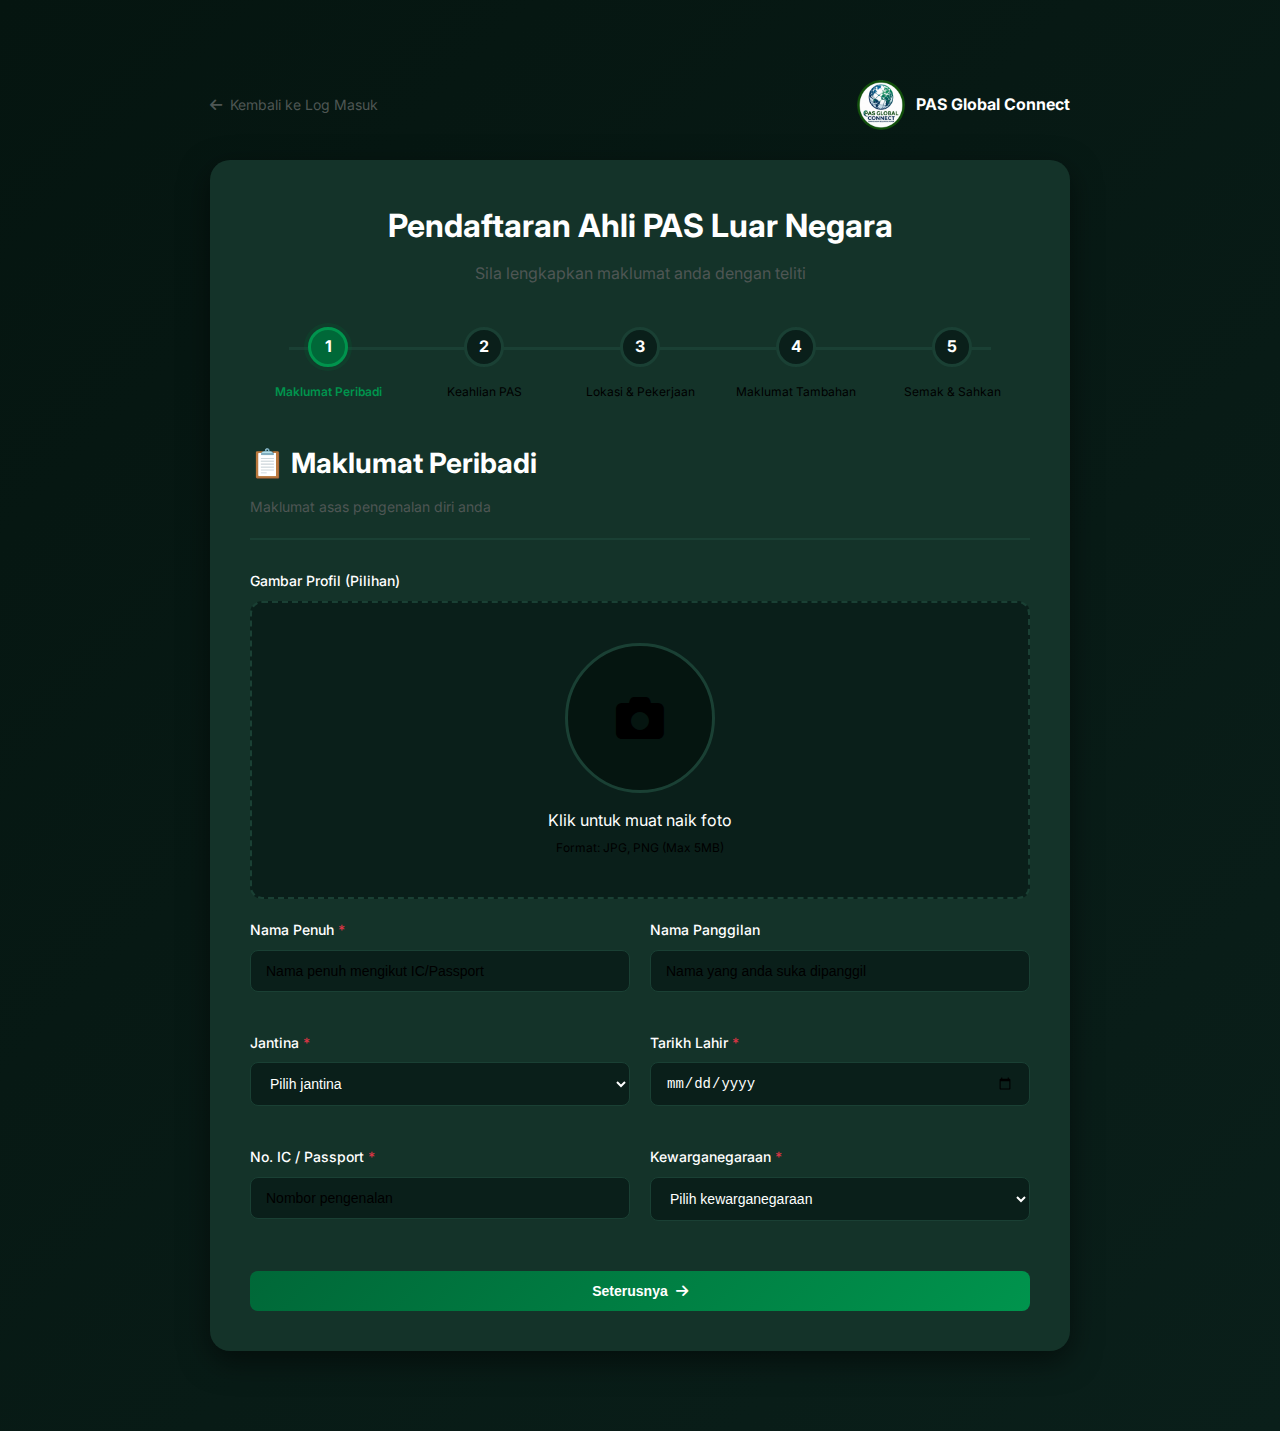
<file: register-full.html>
<!DOCTYPE html>
<html lang="ms">
<head>
    <meta charset="UTF-8">
    <meta name="viewport" content="width=device-width, initial-scale=1.0">
    <title>Pendaftaran Ahli Penuh - PASConnect Global</title>
    <link rel="icon" type="image/png" href="/pas-connect/public/img/logo-favicon-32.png">
    <link rel="stylesheet" href="css/style.css">
    <link rel="stylesheet" href="https://cdnjs.cloudflare.com/ajax/libs/font-awesome/6.4.0/css/all.min.css">
    <link href="https://fonts.googleapis.com/css2?family=Inter:wght@300;400;500;600;700&display=swap" rel="stylesheet">
    <style>
        .register-full-container {
            max-width: 900px;
            margin: 40px auto;
            padding: 20px;
        }
        
        .progress-indicator {
            display: flex;
            justify-content: space-between;
            margin-bottom: 40px;
            position: relative;
        }
        
        .progress-indicator::before {
            content: '';
            position: absolute;
            top: 20px;
            left: 5%;
            right: 5%;
            height: 3px;
            background: var(--border-color);
            z-index: 0;
        }
        
        .progress-step {
            text-align: center;
            flex: 1;
            position: relative;
            z-index: 1;
        }
        
        .progress-circle {
            width: 40px;
            height: 40px;
            border-radius: 50%;
            background: var(--bg-dark);
            border: 3px solid var(--border-color);
            display: inline-flex;
            align-items: center;
            justify-content: center;
            margin: 0 auto 10px;
            font-weight: 700;
            transition: all 0.3s ease;
        }
        
        .progress-step.active .progress-circle {
            background: var(--primary-color);
            border-color: var(--primary-light);
            box-shadow: 0 0 0 4px rgba(0, 104, 56, 0.2);
        }
        
        .progress-step.completed .progress-circle {
            background: var(--accent-color);
            border-color: var(--accent-color);
        }
        
        .progress-step.completed .progress-circle::before {
            content: '✓';
            color: white;
        }
        
        .progress-label {
            font-size: 12px;
            color: var(--text-muted);
            margin-top: 5px;
        }
        
        .progress-step.active .progress-label {
            color: var(--primary-light);
            font-weight: 600;
        }
        
        .form-section {
            display: none;
            animation: fadeInUp 0.4s ease;
        }
        
        .form-section.active {
            display: block;
        }
        
        @keyframes fadeInUp {
            from {
                opacity: 0;
                transform: translateY(20px);
            }
            to {
                opacity: 1;
                transform: translateY(0);
            }
        }
        
        .section-header {
            margin-bottom: 30px;
            padding-bottom: 20px;
            border-bottom: 2px solid var(--border-color);
        }
        
        .section-title {
            font-size: 28px;
            font-weight: 700;
            color: var(--text-primary);
            margin-bottom: 10px;
        }
        
        .section-description {
            font-size: 14px;
            color: var(--text-secondary);
        }
        
        .form-grid {
            display: grid;
            grid-template-columns: repeat(2, 1fr);
            gap: 20px;
            margin-bottom: 20px;
        }
        
        .form-grid-full {
            grid-column: 1 / -1;
        }
        
        .photo-upload {
            text-align: center;
            padding: 40px;
            background: var(--bg-dark);
            border: 2px dashed var(--border-color);
            border-radius: 12px;
            cursor: pointer;
            transition: all 0.3s ease;
        }
        
        .photo-upload:hover {
            border-color: var(--primary-light);
            background: var(--bg-hover);
        }
        
        .photo-preview {
            width: 150px;
            height: 150px;
            border-radius: 50%;
            background: var(--bg-darker);
            margin: 0 auto 15px;
            display: flex;
            align-items: center;
            justify-content: center;
            overflow: hidden;
            border: 3px solid var(--border-color);
        }
        
        .photo-preview img {
            width: 100%;
            height: 100%;
            object-fit: cover;
        }
        
        .photo-preview i {
            font-size: 48px;
            color: var(--text-muted);
        }
        
        .country-search {
            position: relative;
            margin-bottom: 10px;
        }
        
        .country-dropdown {
            max-height: 300px;
            overflow-y: auto;
            background: var(--bg-darker);
            border: 1px solid var(--border-color);
            border-radius: 8px;
            margin-top: 5px;
            display: none;
        }
        
        .country-dropdown.show {
            display: block;
        }
        
        .country-option {
            padding: 12px 15px;
            cursor: pointer;
            transition: background 0.2s ease;
            display: flex;
            align-items: center;
            gap: 10px;
        }
        
        .country-option:hover {
            background: var(--bg-hover);
        }
        
        .country-flag {
            font-size: 20px;
        }
        
        .review-section {
            background: var(--bg-dark);
            padding: 25px;
            border-radius: 12px;
            margin-bottom: 20px;
        }
        
        .review-item {
            display: flex;
            padding: 15px 0;
            border-bottom: 1px solid var(--border-color);
        }
        
        .review-item:last-child {
            border-bottom: none;
        }
        
        .review-label {
            flex: 0 0 200px;
            font-weight: 600;
            color: var(--text-secondary);
        }
        
        .review-value {
            flex: 1;
            color: var(--text-primary);
        }
        
        .terms-box {
            background: var(--bg-dark);
            padding: 20px;
            border-radius: 12px;
            max-height: 300px;
            overflow-y: auto;
            margin-bottom: 20px;
            border: 1px solid var(--border-color);
        }
        
        .terms-box h4 {
            color: var(--primary-light);
            margin-bottom: 15px;
        }
        
        .terms-box p {
            font-size: 14px;
            color: var(--text-secondary);
            line-height: 1.8;
            margin-bottom: 10px;
        }
        
        @media (max-width: 768px) {
            .form-grid {
                grid-template-columns: 1fr;
            }
            
            .progress-indicator {
                flex-wrap: wrap;
            }
            
            .progress-step {
                flex: 0 0 33.333%;
                margin-bottom: 20px;
            }
        }
    </style>
</head>
<body class="register-page">
    <div class="register-full-container">
        <div class="register-header">
            <a href="index.html" class="back-link">
                <i class="fas fa-arrow-left"></i>
                Kembali ke Log Masuk
            </a>
            <div class="logo-small">
                <img src="/pas-connect/public/img/logo-150.png" alt="PAS Global Connect Logo" style="width: 50px; height: 50px; object-fit: contain;">
                <span style="font-size: 16px; font-weight: 700; color: var(--text-primary);">PAS Global Connect</span>
            </div>
        </div>
        
        <div class="register-content">
            <div class="register-intro">
                <h1>Pendaftaran Ahli PAS Luar Negara</h1>
                <p>Sila lengkapkan maklumat anda dengan teliti</p>
            </div>
            
            <!-- Progress Indicator -->
            <div class="progress-indicator">
                <div class="progress-step active" data-step="1">
                    <div class="progress-circle">1</div>
                    <div class="progress-label">Maklumat Peribadi</div>
                </div>
                <div class="progress-step" data-step="2">
                    <div class="progress-circle">2</div>
                    <div class="progress-label">Keahlian PAS</div>
                </div>
                <div class="progress-step" data-step="3">
                    <div class="progress-circle">3</div>
                    <div class="progress-label">Lokasi & Pekerjaan</div>
                </div>
                <div class="progress-step" data-step="4">
                    <div class="progress-circle">4</div>
                    <div class="progress-label">Maklumat Tambahan</div>
                </div>
                <div class="progress-step" data-step="5">
                    <div class="progress-circle">5</div>
                    <div class="progress-label">Semak & Sahkan</div>
                </div>
            </div>
            
            <form id="registerFullForm">
                <!-- Section 1: Maklumat Peribadi -->
                <div class="form-section active" id="section1">
                    <div class="section-header">
                        <h2 class="section-title">📋 Maklumat Peribadi</h2>
                        <p class="section-description">Maklumat asas pengenalan diri anda</p>
                    </div>
                    
                    <div class="form-group form-grid-full">
                        <label>Gambar Profil (Pilihan)</label>
                        <div class="photo-upload" onclick="document.getElementById('photoInput').click()">
                            <div class="photo-preview" id="photoPreview">
                                <i class="fas fa-camera"></i>
                            </div>
                            <p>Klik untuk muat naik foto</p>
                            <small class="form-hint">Format: JPG, PNG (Max 5MB)</small>
                        </div>
                        <input type="file" id="photoInput" accept="image/*" style="display: none;" onchange="previewPhoto(this)">
                    </div>
                    
                    <div class="form-grid">
                        <div class="form-group">
                            <label>Nama Penuh <span class="required">*</span></label>
                            <input type="text" id="fullName" required placeholder="Nama penuh mengikut IC/Passport">
                        </div>
                        
                        <div class="form-group">
                            <label>Nama Panggilan</label>
                            <input type="text" id="nickname" placeholder="Nama yang anda suka dipanggil">
                        </div>
                    </div>
                    
                    <div class="form-grid">
                        <div class="form-group">
                            <label>Jantina <span class="required">*</span></label>
                            <select id="gender" required>
                                <option value="">Pilih jantina</option>
                                <option value="Lelaki">Lelaki</option>
                                <option value="Perempuan">Perempuan</option>
                            </select>
                        </div>
                        
                        <div class="form-group">
                            <label>Tarikh Lahir <span class="required">*</span></label>
                            <input type="date" id="birthDate" required>
                        </div>
                    </div>
                    
                    <div class="form-grid">
                        <div class="form-group">
                            <label>No. IC / Passport <span class="required">*</span></label>
                            <input type="text" id="icPassport" required placeholder="Nombor pengenalan">
                        </div>
                        
                        <div class="form-group">
                            <label>Kewarganegaraan <span class="required">*</span></label>
                            <select id="nationality" required>
                                <option value="">Pilih kewarganegaraan</option>
                                <option value="Malaysia">Malaysia</option>
                                <option value="Singapura">Singapura</option>
                                <option value="Brunei">Brunei</option>
                                <option value="Indonesia">Indonesia</option>
                                <option value="Lain-lain">Lain-lain</option>
                            </select>
                        </div>
                    </div>
                    
                    <div class="form-actions">
                        <button type="button" class="btn btn-primary" onclick="nextSection(2)">
                            Seterusnya <i class="fas fa-arrow-right"></i>
                        </button>
                    </div>
                </div>
                
                <!-- Section 2: Keahlian PAS -->
                <div class="form-section" id="section2">
                    <div class="section-header">
                        <h2 class="section-title">🎫 Maklumat Keahlian PAS</h2>
                        <p class="section-description">Butiran keahlian PAS anda</p>
                    </div>
                    
                    <div class="form-grid">
                        <div class="form-group">
                            <label>Nombor Ahli PAS <span class="required">*</span></label>
                            <input type="text" id="pasMemberId" required placeholder="Nombor keahlian PAS">
                            <small class="form-hint">Jika tiada, hubungi cawangan atau isi "BARU"</small>
                        </div>
                        
                        <div class="form-group">
                            <label>Tarikh Menjadi Ahli</label>
                            <input type="date" id="memberSince">
                        </div>
                    </div>
                    
                    <div class="form-grid">
                        <div class="form-group">
                            <label>Cawangan/DUN Asal <span class="required">*</span></label>
                            <input type="text" id="branch" required placeholder="Cth: N.25 Tanjong Mas">
                            <small class="form-hint">Cawangan di Malaysia</small>
                        </div>
                        
                        <div class="form-group">
                            <label>Negeri Asal</label>
                            <select id="state">
                                <option value="">Pilih negeri</option>
                                <option value="Johor">Johor</option>
                                <option value="Kedah">Kedah</option>
                                <option value="Kelantan">Kelantan</option>
                                <option value="Melaka">Melaka</option>
                                <option value="Negeri Sembilan">Negeri Sembilan</option>
                                <option value="Pahang">Pahang</option>
                                <option value="Pulau Pinang">Pulau Pinang</option>
                                <option value="Perak">Perak</option>
                                <option value="Perlis">Perlis</option>
                                <option value="Sabah">Sabah</option>
                                <option value="Sarawak">Sarawak</option>
                                <option value="Selangor">Selangor</option>
                                <option value="Terengganu">Terengganu</option>
                                <option value="WP Kuala Lumpur">WP Kuala Lumpur</option>
                                <option value="WP Labuan">WP Labuan</option>
                                <option value="WP Putrajaya">WP Putrajaya</option>
                            </select>
                        </div>
                    </div>
                    
                    <div class="form-group">
                        <label>Status Keahlian</label>
                        <select id="membershipStatus">
                            <option value="Ahli Biasa">Ahli Biasa</option>
                            <option value="Ahli Seumur Hidup">Ahli Seumur Hidup</option>
                            <option value="Ahli Kehormat">Ahli Kehormat</option>
                        </select>
                    </div>
                    
                    <div class="form-actions">
                        <button type="button" class="btn btn-secondary" onclick="prevSection(1)">
                            <i class="fas fa-arrow-left"></i> Kembali
                        </button>
                        <button type="button" class="btn btn-primary" onclick="nextSection(3)">
                            Seterusnya <i class="fas fa-arrow-right"></i>
                        </button>
                    </div>
                </div>
                
                <!-- Section 3: Lokasi & Pekerjaan -->
                <div class="form-section" id="section3">
                    <div class="section-header">
                        <h2 class="section-title">🌍 Lokasi & Pekerjaan Semasa</h2>
                        <p class="section-description">Tempat tinggal dan pekerjaan anda sekarang</p>
                    </div>
                    
                    <div class="form-group">
                        <label>Negara Semasa <span class="required">*</span></label>
                        <div class="country-search">
                            <input type="text" id="countrySearch" required placeholder="Taip untuk cari negara..." onkeyup="filterCountries()" onfocus="showCountryDropdown()">
                            <div id="countryDropdown" class="country-dropdown"></div>
                        </div>
                        <input type="hidden" id="selectedCountry">
                    </div>
                    
                    <div class="form-grid">
                        <div class="form-group">
                            <label>Bandar/Kota <span class="required">*</span></label>
                            <input type="text" id="city" required placeholder="Cth: London, Dubai, Sydney">
                        </div>
                        
                        <div class="form-group">
                            <label>Poskod</label>
                            <input type="text" id="postcode" placeholder="Poskod">
                        </div>
                    </div>
                    
                    <div class="form-group">
                        <label>Alamat Lengkap</label>
                        <textarea id="address" rows="3" placeholder="Alamat penuh tempat tinggal semasa"></textarea>
                    </div>
                    
                    <div class="form-grid">
                        <div class="form-group">
                            <label>Status Kediaman</label>
                            <select id="residenceStatus">
                                <option value="">Pilih status</option>
                                <option value="Pelajar">Pelajar</option>
                                <option value="Pekerja">Pekerja</option>
                                <option value="Penduduk Tetap">Penduduk Tetap</option>
                                <option value="Warganegara">Warganegara</option>
                                <option value="Lain-lain">Lain-lain</option>
                            </select>
                        </div>
                        
                        <div class="form-group">
                            <label>Tempoh di Luar Negara</label>
                            <input type="text" id="yearsAbroad" placeholder="Cth: 5 tahun">
                        </div>
                    </div>
                    
                    <div class="form-grid">
                        <div class="form-group">
                            <label>Pekerjaan/Profesion <span class="required">*</span></label>
                            <input type="text" id="profession" required placeholder="Cth: Doktor, Jurutera, Peniaga">
                        </div>
                        
                        <div class="form-group">
                            <label>Bidang Industri</label>
                            <select id="industry">
                                <option value="">Pilih bidang</option>
                                <option value="Perubatan & Kesihatan">Perubatan & Kesihatan</option>
                                <option value="Kejuruteraan">Kejuruteraan</option>
                                <option value="Teknologi IT">Teknologi IT</option>
                                <option value="Pendidikan">Pendidikan</option>
                                <option value="Perniagaan">Perniagaan</option>
                                <option value="Kewangan & Perbankan">Kewangan & Perbankan</option>
                                <option value="Undang-undang">Undang-undang</option>
                                <option value="Media & Komunikasi">Media & Komunikasi</option>
                                <option value="Perhotelan & Pelancongan">Perhotelan & Pelancongan</option>
                                <option value="Pembinaan">Pembinaan</option>
                                <option value="Pertanian">Pertanian</option>
                                <option value="Pelajar">Pelajar</option>
                                <option value="Lain-lain">Lain-lain</option>
                            </select>
                        </div>
                    </div>
                    
                    <div class="form-group">
                        <label>Nama Majikan/Universiti</label>
                        <input type="text" id="employer" placeholder="Nama syarikat atau universiti">
                    </div>
                    
                    <div class="form-actions">
                        <button type="button" class="btn btn-secondary" onclick="prevSection(2)">
                            <i class="fas fa-arrow-left"></i> Kembali
                        </button>
                        <button type="button" class="btn btn-primary" onclick="nextSection(4)">
                            Seterusnya <i class="fas fa-arrow-right"></i>
                        </button>
                    </div>
                </div>
                
                <!-- Section 4: Maklumat Tambahan -->
                <div class="form-section" id="section4">
                    <div class="section-header">
                        <h2 class="section-title">📞 Maklumat Perhubungan & Lain-lain</h2>
                        <p class="section-description">Maklumat untuk dihubungi dan kepakaran</p>
                    </div>
                    
                    <div class="form-grid">
                        <div class="form-group">
                            <label>Email <span class="required">*</span></label>
                            <input type="email" id="email" required placeholder="email@example.com">
                        </div>
                        
                        <div class="form-group">
                            <label>Nombor Telefon <span class="required">*</span></label>
                            <input type="tel" id="phone" required placeholder="+60123456789">
                        </div>
                    </div>
                    
                    <div class="form-grid">
                        <div class="form-group">
                            <label>WhatsApp</label>
                            <input type="tel" id="whatsapp" placeholder="Nombor WhatsApp">
                            <small class="form-hint">Jika berbeza dengan nombor telefon</small>
                        </div>
                        
                        <div class="form-group">
                            <label>Telegram</label>
                            <input type="text" id="telegram" placeholder="@username">
                        </div>
                    </div>
                    
                    <div class="form-group">
                        <label>Bidang Kepakaran/Kemahiran</label>
                        <input type="text" id="expertise" placeholder="Cth: Dakwah, IT, Perubatan, Undang-undang">
                        <small class="form-hint">Boleh masukkan lebih dari satu, dipisahkan dengan koma</small>
                    </div>
                    
                    <div class="form-group">
                        <label>Bahasa yang Dikuasai</label>
                        <input type="text" id="languages" placeholder="Cth: Bahasa Melayu, English, Arabic">
                    </div>
                    
                    <div class="form-group">
                        <label>Pendidikan Tertinggi</label>
                        <select id="education">
                            <option value="">Pilih tahap pendidikan</option>
                            <option value="SPM/STPM">SPM/STPM</option>
                            <option value="Diploma">Diploma</option>
                            <option value="Ijazah Sarjana Muda">Ijazah Sarjana Muda</option>
                            <option value="Ijazah Sarjana">Ijazah Sarjana</option>
                            <option value="PhD/Doktor Falsafah">PhD/Doktor Falsafah</option>
                            <option value="Lain-lain">Lain-lain</option>
                        </select>
                    </div>
                    
                    <div class="form-group">
                        <label>Pengalaman Dalam Organisasi</label>
                        <textarea id="experience" rows="4" placeholder="Pengalaman dalam PAS atau organisasi lain (jawatan, tempoh, aktiviti)"></textarea>
                    </div>
                    
                    <div class="form-group">
                        <label>Cadangan Sumbangan/Aktiviti</label>
                        <textarea id="contributions" rows="3" placeholder="Apa yang boleh anda sumbangkan kepada komuniti PAS Luar Negara?"></textarea>
                    </div>
                    
                    <div class="form-group">
                        <label>Kata Laluan <span class="required">*</span></label>
                        <div class="password-input">
                            <input type="password" id="password" required placeholder="Masukkan kata laluan" onkeyup="checkPasswordStrength(this.value)">
                            <button type="button" class="toggle-password" onclick="togglePassword('password')">
                                <i class="fas fa-eye"></i>
                            </button>
                        </div>
                        <div class="password-strength" id="passwordStrength">
                            <div class="strength-bar"></div>
                            <span class="strength-text"></span>
                        </div>
                        <small class="form-hint">Minimum 8 aksara, gunakan huruf besar, kecil, nombor dan simbol</small>
                    </div>
                    
                    <div class="form-group">
                        <label>Sahkan Kata Laluan <span class="required">*</span></label>
                        <div class="password-input">
                            <input type="password" id="confirmPassword" required placeholder="Masukkan semula kata laluan">
                            <button type="button" class="toggle-password" onclick="togglePassword('confirmPassword')">
                                <i class="fas fa-eye"></i>
                            </button>
                        </div>
                    </div>
                    
                    <div class="form-actions">
                        <button type="button" class="btn btn-secondary" onclick="prevSection(3)">
                            <i class="fas fa-arrow-left"></i> Kembali
                        </button>
                        <button type="button" class="btn btn-primary" onclick="nextSection(5)">
                            Semak Maklumat <i class="fas fa-check"></i>
                        </button>
                    </div>
                </div>
                
                <!-- Section 5: Review & Confirm -->
                <div class="form-section" id="section5">
                    <div class="section-header">
                        <h2 class="section-title">✅ Semak & Sahkan Maklumat</h2>
                        <p class="section-description">Pastikan semua maklumat adalah tepat sebelum menghantar</p>
                    </div>
                    
                    <div id="reviewContent"></div>
                    
                    <div class="terms-box">
                        <h4>Terma & Syarat Pendaftaran</h4>
                        <p>1. Saya mengesahkan bahawa semua maklumat yang diberikan adalah benar dan tepat.</p>
                        <p>2. Saya bersetuju bahawa maklumat saya akan digunakan untuk tujuan komunikasi dan koordinasi ahli PAS Luar Negara.</p>
                        <p>3. Saya bersetuju mematuhi peraturan dan etika platform PASConnect Global.</p>
                        <p>4. Saya memahami bahawa maklumat peribadi saya akan dilindungi mengikut Dasar Privasi platform.</p>
                        <p>5. Saya bersetuju untuk mengemas kini maklumat saya sekiranya ada perubahan.</p>
                    </div>
                    
                    <div class="form-group">
                        <label class="checkbox-label">
                            <input type="checkbox" id="agreeTerms" required>
                            <span>Saya bersetuju dengan <strong>Terma & Syarat</strong> di atas</span>
                        </label>
                    </div>
                    
                    <div class="form-group">
                        <label class="checkbox-label">
                            <input type="checkbox" id="agreePrivacy" required>
                            <span>Saya bersetuju dengan <strong>Dasar Privasi</strong> dan perkongsian data untuk pengesahan keahlian</span>
                        </label>
                    </div>
                    
                    <div class="form-actions">
                        <button type="button" class="btn btn-secondary" onclick="prevSection(4)">
                            <i class="fas fa-arrow-left"></i> Kembali
                        </button>
                        <button type="submit" class="btn btn-primary">
                            <i class="fas fa-paper-plane"></i> Hantar Permohonan
                        </button>
                    </div>
                </div>
            </form>
        </div>
    </div>
    
    <script src="js/utils.js"></script>
    <script src="js/register-full.js"></script>
</body>
</html>
</file>
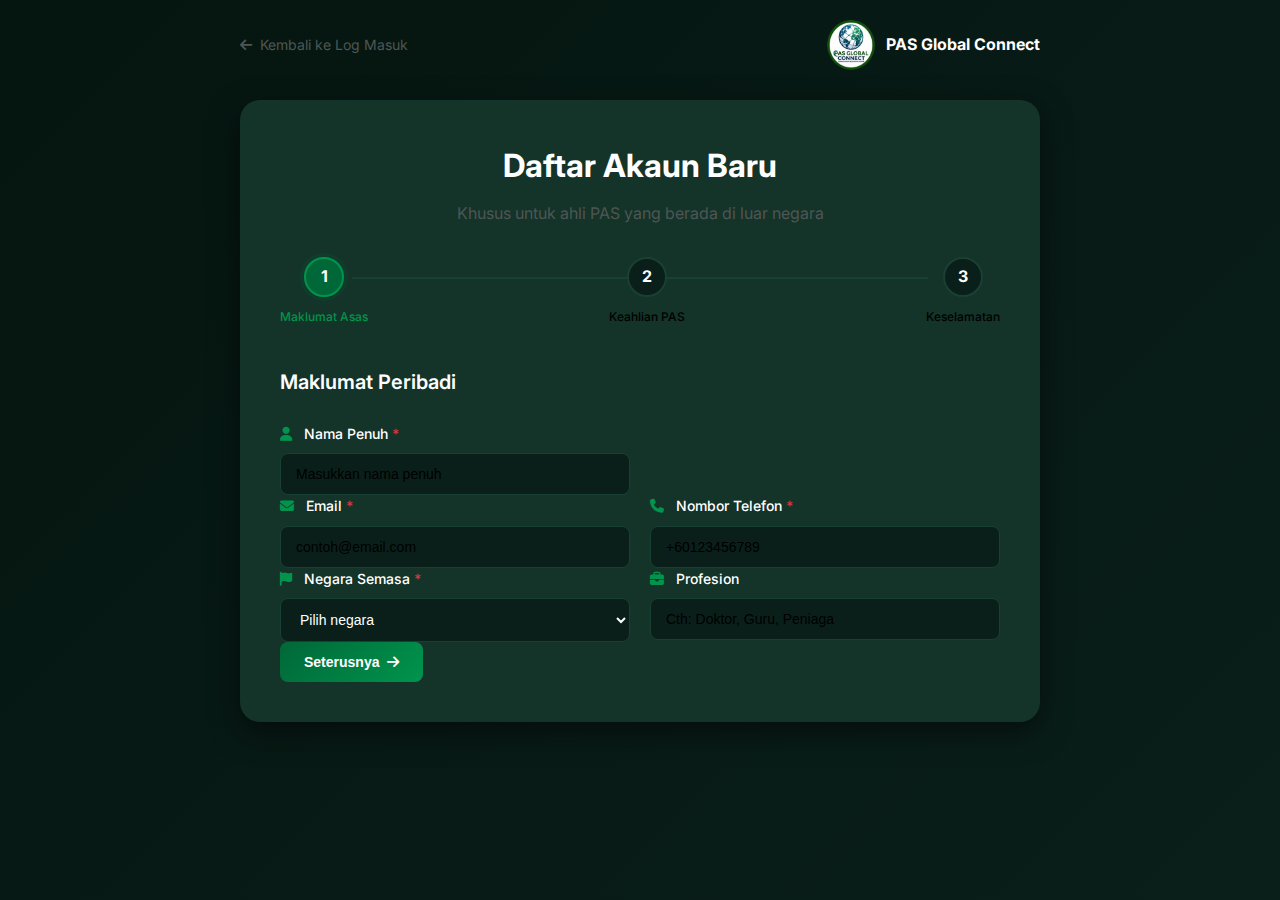
<file: register.html>
<!DOCTYPE html>
<html lang="ms">
<head>
    <meta charset="UTF-8">
    <meta name="viewport" content="width=device-width, initial-scale=1.0">
    <title>Pendaftaran - PASConnect Global</title>
    <link rel="icon" type="image/png" href="public/img/logo-favicon-32.png">
    <link rel="stylesheet" href="css/style.css">
    <link rel="stylesheet" href="https://cdnjs.cloudflare.com/ajax/libs/font-awesome/6.4.0/css/all.min.css">
    <link href="https://fonts.googleapis.com/css2?family=Inter:wght@300;400;500;600;700&display=swap" rel="stylesheet">
</head>
<body class="register-page">
    <div class="register-container">
        <div class="register-header">
            <a href="index.html" class="back-link">
                <i class="fas fa-arrow-left"></i>
                Kembali ke Log Masuk
            </a>
            <div class="logo-small">
                <img src="public/img/logo-150.png" alt="PAS Global Connect Logo" style="width: 50px; height: 50px; object-fit: contain;">
                <span style="font-size: 16px; font-weight: 700; color: var(--text-primary);">PAS Global Connect</span>
            </div>
        </div>
        
        <div class="register-content">
            <div class="register-intro">
                <h1>Daftar Akaun Baru</h1>
                <p>Khusus untuk ahli PAS yang berada di luar negara</p>
                
                <div class="registration-steps">
                    <div class="step active" data-step="1">
                        <div class="step-number">1</div>
                        <span>Maklumat Asas</span>
                    </div>
                    <div class="step" data-step="2">
                        <div class="step-number">2</div>
                        <span>Keahlian PAS</span>
                    </div>
                    <div class="step" data-step="3">
                        <div class="step-number">3</div>
                        <span>Keselamatan</span>
                    </div>
                </div>
            </div>
            
            <form id="registerForm" class="register-form">
                <!-- Step 1: Maklumat Asas -->
                <div class="form-step active" id="step1">
                    <h3>Maklumat Peribadi</h3>
                    
                    <div class="form-row">
                        <div class="form-group">
                            <label for="fullName">
                                <i class="fas fa-user"></i>
                                Nama Penuh <span class="required">*</span>
                            </label>
                            <input type="text" id="fullName" name="fullName" required 
                                   placeholder="Masukkan nama penuh">
                        </div>
                    </div>
                    
                    <div class="form-row">
                        <div class="form-group">
                            <label for="email">
                                <i class="fas fa-envelope"></i>
                                Email <span class="required">*</span>
                            </label>
                            <input type="email" id="email" name="email" required 
                                   placeholder="contoh@email.com">
                        </div>
                        
                        <div class="form-group">
                            <label for="phone">
                                <i class="fas fa-phone"></i>
                                Nombor Telefon <span class="required">*</span>
                            </label>
                            <input type="tel" id="phone" name="phone" required 
                                   placeholder="+60123456789">
                        </div>
                    </div>
                    
                    <div class="form-row">
                        <div class="form-group">
                            <label for="country">
                                <i class="fas fa-flag"></i>
                                Negara Semasa <span class="required">*</span>
                            </label>
                            <select id="country" name="country" required>
                                <option value="">Pilih negara</option>
                                <optgroup label="Asia Tenggara">
                                    <option value="Singapura">Singapura</option>
                                    <option value="Brunei">Brunei</option>
                                    <option value="Indonesia">Indonesia</option>
                                    <option value="Thailand">Thailand</option>
                                </optgroup>
                                <optgroup label="Timur Tengah">
                                    <option value="Saudi Arabia">Saudi Arabia</option>
                                    <option value="UAE">UAE</option>
                                    <option value="Qatar">Qatar</option>
                                    <option value="Kuwait">Kuwait</option>
                                    <option value="Oman">Oman</option>
                                    <option value="Bahrain">Bahrain</option>
                                    <option value="Jordan">Jordan</option>
                                    <option value="Egypt">Mesir</option>
                                    <option value="Turkey">Turki</option>
                                </optgroup>
                                <optgroup label="Eropah">
                                    <option value="United Kingdom">United Kingdom</option>
                                    <option value="Germany">Jerman</option>
                                    <option value="France">Perancis</option>
                                    <option value="Netherlands">Belanda</option>
                                    <option value="Belgium">Belgium</option>
                                    <option value="Sweden">Sweden</option>
                                </optgroup>
                                <optgroup label="Amerika & Oceania">
                                    <option value="United States">Amerika Syarikat</option>
                                    <option value="Canada">Kanada</option>
                                    <option value="Australia">Australia</option>
                                    <option value="New Zealand">New Zealand</option>
                                </optgroup>
                                <optgroup label="Asia Lain">
                                    <option value="Japan">Jepun</option>
                                    <option value="South Korea">Korea Selatan</option>
                                    <option value="China">China</option>
                                    <option value="India">India</option>
                                    <option value="Pakistan">Pakistan</option>
                                </optgroup>
                                <option value="Lain-lain">Lain-lain</option>
                            </select>
                        </div>
                        
                        <div class="form-group">
                            <label for="profession">
                                <i class="fas fa-briefcase"></i>
                                Profesion
                            </label>
                            <input type="text" id="profession" name="profession" 
                                   placeholder="Cth: Doktor, Guru, Peniaga">
                        </div>
                    </div>
                    
                    <button type="button" class="btn btn-primary" onclick="nextStep(2)">
                        Seterusnya
                        <i class="fas fa-arrow-right"></i>
                    </button>
                </div>
                
                <!-- Step 2: Keahlian PAS -->
                <div class="form-step" id="step2">
                    <h3>Maklumat Keahlian PAS</h3>
                    
                    <div class="form-row">
                        <div class="form-group">
                            <label for="pasMemberId">
                                <i class="fas fa-id-card"></i>
                                Nombor Ahli PAS <span class="required">*</span>
                            </label>
                            <input type="text" id="pasMemberId" name="pasMemberId" required 
                                   placeholder="Masukkan nombor keahlian PAS">
                            <small class="form-hint">Jika belum mempunyai nombor ahli, hubungi cawangan terdekat</small>
                        </div>
                    </div>
                    
                    <div class="form-row">
                        <div class="form-group">
                            <label for="branch">
                                <i class="fas fa-map-marker-alt"></i>
                                Cawangan/DUN Asal <span class="required">*</span>
                            </label>
                            <input type="text" id="branch" name="branch" required 
                                   placeholder="Cth: Kota Bharu, Pasir Mas">
                        </div>
                        
                        <div class="form-group">
                            <label for="expertise">
                                <i class="fas fa-star"></i>
                                Bidang Kepakaran
                            </label>
                            <input type="text" id="expertise" name="expertise" 
                                   placeholder="Cth: Dakwah, Pendidikan, IT">
                        </div>
                    </div>
                    
                    <div class="form-actions">
                        <button type="button" class="btn btn-secondary" onclick="prevStep(1)">
                            <i class="fas fa-arrow-left"></i>
                            Kembali
                        </button>
                        <button type="button" class="btn btn-primary" onclick="nextStep(3)">
                            Seterusnya
                            <i class="fas fa-arrow-right"></i>
                        </button>
                    </div>
                </div>
                
                <!-- Step 3: Keselamatan -->
                <div class="form-step" id="step3">
                    <h3>Tetapan Keselamatan</h3>
                    
                    <div class="form-group">
                        <label for="password">
                            <i class="fas fa-lock"></i>
                            Kata Laluan <span class="required">*</span>
                        </label>
                        <div class="password-input">
                            <input type="password" id="password" name="password" required 
                                   placeholder="Masukkan kata laluan"
                                   onkeyup="checkPasswordStrength(this.value)">
                            <button type="button" class="toggle-password" onclick="togglePassword('password')">
                                <i class="fas fa-eye"></i>
                            </button>
                        </div>
                        <div class="password-strength" id="passwordStrength">
                            <div class="strength-bar"></div>
                            <span class="strength-text"></span>
                        </div>
                        <small class="form-hint">Minimum 8 aksara, gunakan huruf besar, kecil, nombor dan simbol</small>
                    </div>
                    
                    <div class="form-group">
                        <label for="confirmPassword">
                            <i class="fas fa-lock"></i>
                            Sahkan Kata Laluan <span class="required">*</span>
                        </label>
                        <div class="password-input">
                            <input type="password" id="confirmPassword" name="confirmPassword" required 
                                   placeholder="Masukkan semula kata laluan">
                            <button type="button" class="toggle-password" onclick="togglePassword('confirmPassword')">
                                <i class="fas fa-eye"></i>
                            </button>
                        </div>
                    </div>
                    
                    <div class="form-group">
                        <label class="checkbox-label">
                            <input type="checkbox" id="agreeTerms" name="agreeTerms" required>
                            <span>Saya bersetuju dengan <a href="#" target="_blank">Terma & Syarat</a> dan 
                            <a href="#" target="_blank">Dasar Privasi</a></span>
                        </label>
                    </div>
                    
                    <div class="form-group">
                        <label class="checkbox-label">
                            <input type="checkbox" id="agreeData" name="agreeData" required>
                            <span>Saya bersetuju maklumat saya dikongsi dengan Jabatan PAS Luar Negara untuk tujuan pengesahan</span>
                        </label>
                    </div>
                    
                    <div class="security-features">
                        <h4><i class="fas fa-shield-alt"></i> Keselamatan Akaun Anda</h4>
                        <ul>
                            <li><i class="fas fa-check"></i> Enkripsi data dengan SHA-256</li>
                            <li><i class="fas fa-check"></i> Verifikasi email dan nombor telefon</li>
                            <li><i class="fas fa-check"></i> Pengesahan 2-langkah (2FA)</li>
                            <li><i class="fas fa-check"></i> Audit trail untuk semua aktiviti</li>
                        </ul>
                    </div>
                    
                    <div class="form-actions">
                        <button type="button" class="btn btn-secondary" onclick="prevStep(2)">
                            <i class="fas fa-arrow-left"></i>
                            Kembali
                        </button>
                        <button type="submit" class="btn btn-primary">
                            <i class="fas fa-user-plus"></i>
                            Daftar Sekarang
                        </button>
                    </div>
                </div>
            </form>
        </div>
    </div>
    
    <script src="js/utils.js"></script>
    <script src="js/auth.js"></script>
</body>
</html>
</file>
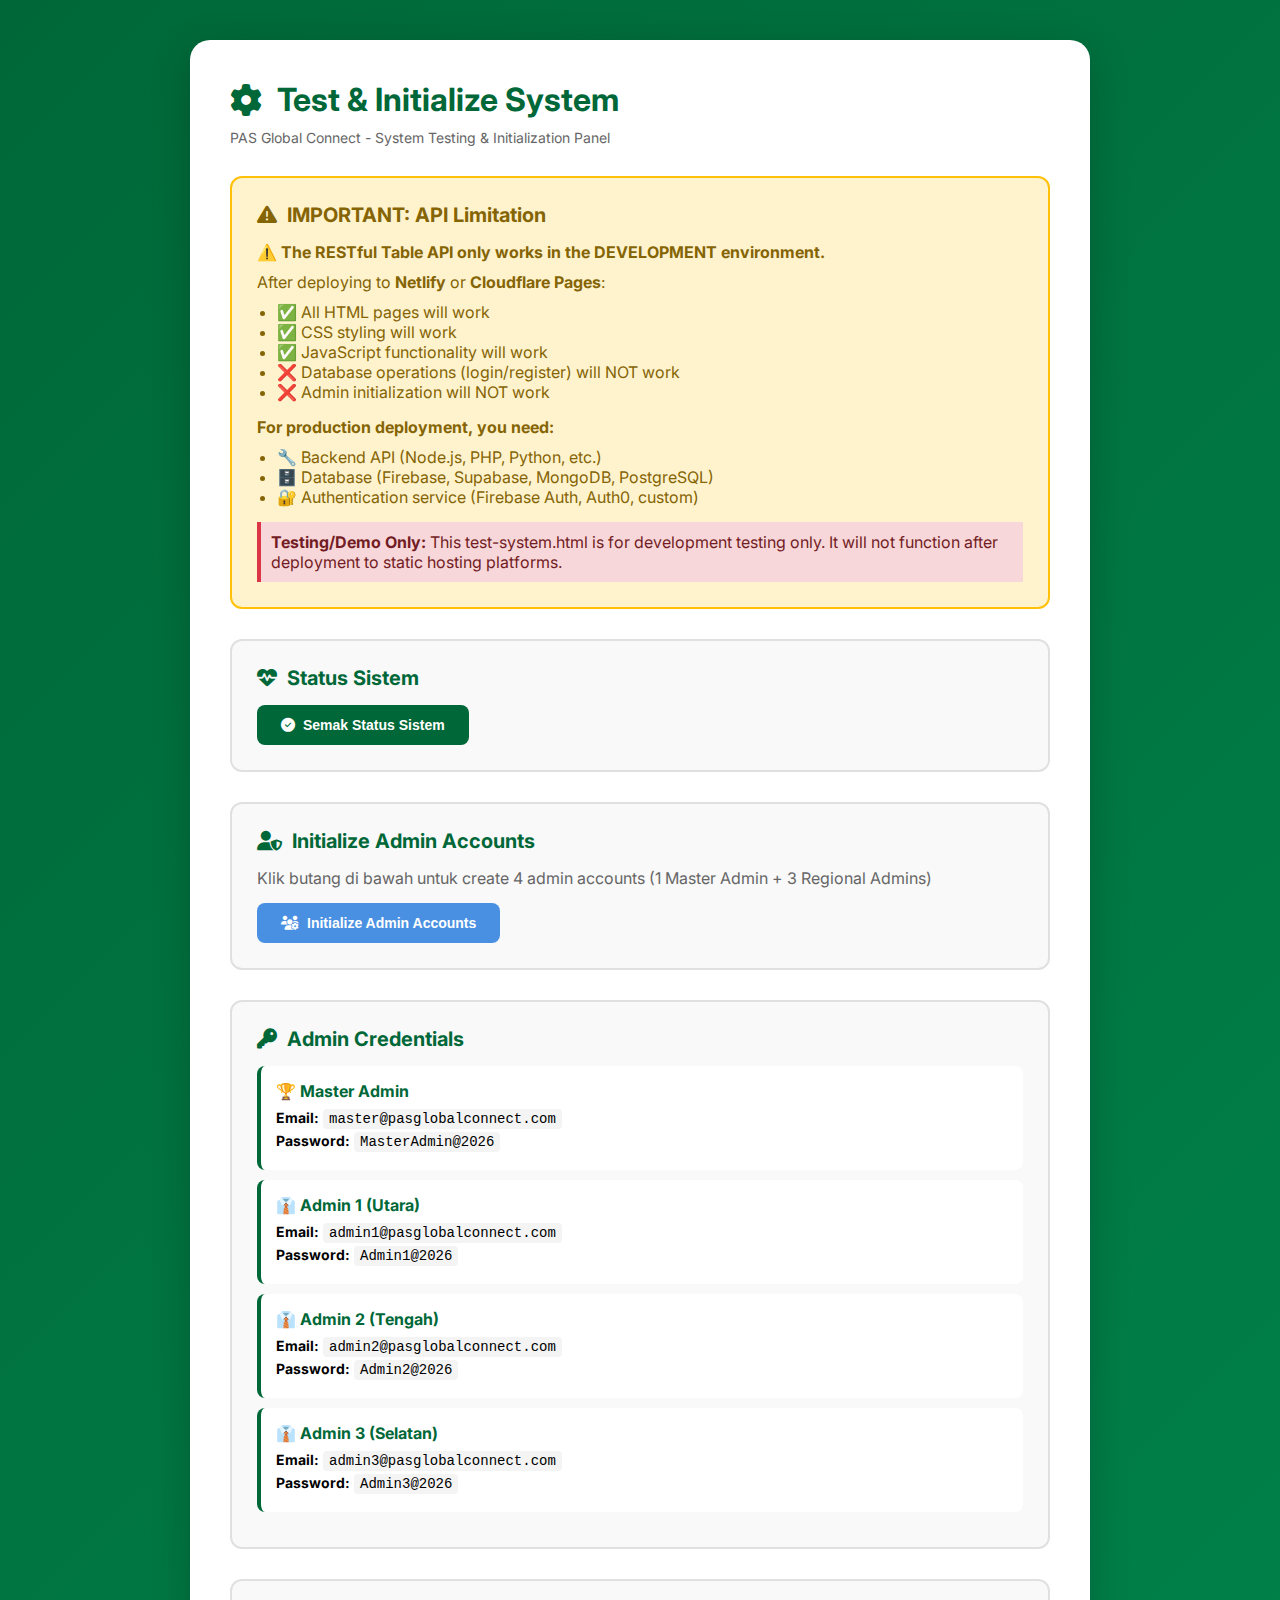
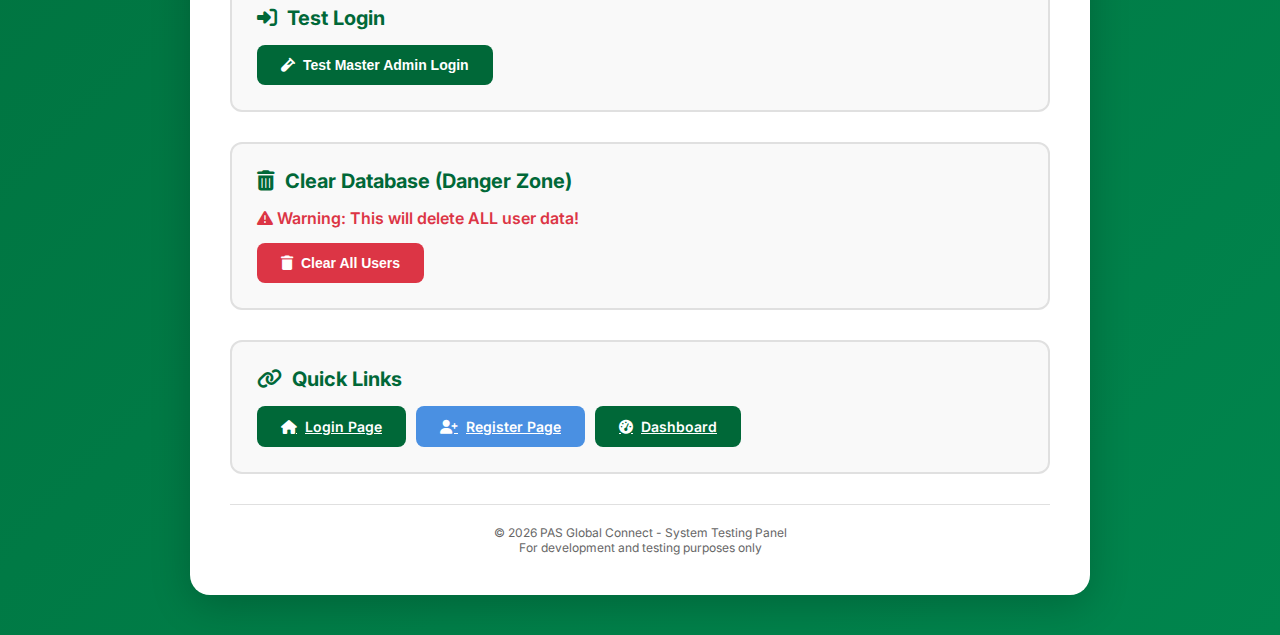
<file: test-system.html>
<!DOCTYPE html>
<html lang="ms">
<head>
    <meta charset="UTF-8">
    <meta name="viewport" content="width=device-width, initial-scale=1.0">
    <title>Test & Initialize - PAS Global Connect</title>
    <link rel="icon" type="image/png" href="/pas-connect/public/img/logo-favicon-32.png">
    <link rel="stylesheet" href="https://cdnjs.cloudflare.com/ajax/libs/font-awesome/6.4.0/css/all.min.css">
    <link href="https://fonts.googleapis.com/css2?family=Inter:wght@300;400;500;600;700&display=swap" rel="stylesheet">
    <style>
        * {
            margin: 0;
            padding: 0;
            box-sizing: border-box;
        }

        body {
            font-family: 'Inter', sans-serif;
            background: linear-gradient(135deg, #006838 0%, #00854d 100%);
            min-height: 100vh;
            padding: 40px 20px;
        }

        .container {
            max-width: 900px;
            margin: 0 auto;
            background: white;
            border-radius: 20px;
            padding: 40px;
            box-shadow: 0 10px 40px rgba(0, 0, 0, 0.2);
        }

        h1 {
            color: #006838;
            margin-bottom: 10px;
            display: flex;
            align-items: center;
            gap: 15px;
        }

        .subtitle {
            color: #666;
            margin-bottom: 30px;
            font-size: 14px;
        }

        .section {
            margin-bottom: 30px;
            padding: 25px;
            border: 2px solid #e0e0e0;
            border-radius: 12px;
            background: #f9f9f9;
        }

        .section h2 {
            color: #006838;
            margin-bottom: 15px;
            font-size: 20px;
            display: flex;
            align-items: center;
            gap: 10px;
        }

        .btn {
            padding: 12px 24px;
            border: none;
            border-radius: 8px;
            font-size: 14px;
            font-weight: 600;
            cursor: pointer;
            transition: all 0.3s ease;
            display: inline-flex;
            align-items: center;
            gap: 8px;
        }

        .btn-primary {
            background: #006838;
            color: white;
        }

        .btn-primary:hover {
            background: #00854d;
            transform: translateY(-2px);
            box-shadow: 0 4px 12px rgba(0, 104, 56, 0.3);
        }

        .btn-secondary {
            background: #4A90E2;
            color: white;
        }

        .btn-secondary:hover {
            background: #357ABD;
        }

        .btn-danger {
            background: #dc3545;
            color: white;
        }

        .btn-danger:hover {
            background: #c82333;
        }

        .status {
            padding: 15px;
            border-radius: 8px;
            margin-top: 15px;
            font-size: 14px;
        }

        .status.success {
            background: #d4edda;
            border: 1px solid #c3e6cb;
            color: #155724;
        }

        .status.error {
            background: #f8d7da;
            border: 1px solid #f5c6cb;
            color: #721c24;
        }

        .status.info {
            background: #d1ecf1;
            border: 1px solid #bee5eb;
            color: #0c5460;
        }

        .credentials {
            background: #fff;
            padding: 15px;
            border-radius: 8px;
            border-left: 4px solid #006838;
            margin: 10px 0;
        }

        .credentials h3 {
            color: #006838;
            font-size: 16px;
            margin-bottom: 8px;
        }

        .credentials p {
            margin: 5px 0;
            font-size: 14px;
        }

        .credentials code {
            background: #f4f4f4;
            padding: 2px 6px;
            border-radius: 4px;
            font-family: 'Courier New', monospace;
        }

        .test-results {
            margin-top: 15px;
            padding: 15px;
            background: white;
            border-radius: 8px;
        }

        .test-item {
            padding: 10px;
            margin: 8px 0;
            border-radius: 6px;
            display: flex;
            align-items: center;
            gap: 10px;
        }

        .test-item.pass {
            background: #d4edda;
            color: #155724;
        }

        .test-item.fail {
            background: #f8d7da;
            color: #721c24;
        }

        .spinner {
            display: inline-block;
            width: 16px;
            height: 16px;
            border: 3px solid rgba(255, 255, 255, 0.3);
            border-radius: 50%;
            border-top-color: white;
            animation: spin 1s ease-in-out infinite;
        }

        @keyframes spin {
            to { transform: rotate(360deg); }
        }

        .footer {
            text-align: center;
            margin-top: 30px;
            padding-top: 20px;
            border-top: 1px solid #e0e0e0;
            color: #666;
            font-size: 12px;
        }

        pre {
            background: #f4f4f4;
            padding: 15px;
            border-radius: 8px;
            overflow-x: auto;
            font-size: 12px;
            line-height: 1.5;
        }
    </style>
</head>
<body>
    <div class="container">
        <h1>
            <i class="fas fa-cog"></i>
            Test & Initialize System
        </h1>
        <p class="subtitle">PAS Global Connect - System Testing & Initialization Panel</p>

        <!-- Important Warning -->
        <div class="section" style="background: #fff3cd; border-color: #ffc107;">
            <h2 style="color: #856404;"><i class="fas fa-exclamation-triangle"></i> IMPORTANT: API Limitation</h2>
            <div style="color: #856404;">
                <p><strong>⚠️ The RESTful Table API only works in the DEVELOPMENT environment.</strong></p>
                <p style="margin-top: 10px;">After deploying to <strong>Netlify</strong> or <strong>Cloudflare Pages</strong>:</p>
                <ul style="margin-left: 20px; margin-top: 10px;">
                    <li>✅ All HTML pages will work</li>
                    <li>✅ CSS styling will work</li>
                    <li>✅ JavaScript functionality will work</li>
                    <li>❌ Database operations (login/register) will NOT work</li>
                    <li>❌ Admin initialization will NOT work</li>
                </ul>
                <p style="margin-top: 15px;"><strong>For production deployment, you need:</strong></p>
                <ul style="margin-left: 20px; margin-top: 10px;">
                    <li>🔧 Backend API (Node.js, PHP, Python, etc.)</li>
                    <li>🗄️ Database (Firebase, Supabase, MongoDB, PostgreSQL)</li>
                    <li>🔐 Authentication service (Firebase Auth, Auth0, custom)</li>
                </ul>
                <p style="margin-top: 15px; padding: 10px; background: #f8d7da; border-left: 4px solid #dc3545; color: #721c24;">
                    <strong>Testing/Demo Only:</strong> This test-system.html is for development testing only. 
                    It will not function after deployment to static hosting platforms.
                </p>
            </div>
        </div>

        <!-- System Status -->
        <div class="section">
            <h2><i class="fas fa-heartbeat"></i> Status Sistem</h2>
            <button class="btn btn-primary" onclick="checkSystemStatus()">
                <i class="fas fa-check-circle"></i>
                Semak Status Sistem
            </button>
            <div id="systemStatus"></div>
        </div>

        <!-- Initialize Admin Accounts -->
        <div class="section">
            <h2><i class="fas fa-user-shield"></i> Initialize Admin Accounts</h2>
            <p style="margin-bottom: 15px; color: #666;">Klik butang di bawah untuk create 4 admin accounts (1 Master Admin + 3 Regional Admins)</p>
            <button class="btn btn-secondary" onclick="initializeAdmins()">
                <i class="fas fa-users-cog"></i>
                Initialize Admin Accounts
            </button>
            <div id="initStatus"></div>
        </div>

        <!-- Admin Credentials -->
        <div class="section">
            <h2><i class="fas fa-key"></i> Admin Credentials</h2>
            
            <div class="credentials">
                <h3>🏆 Master Admin</h3>
                <p><strong>Email:</strong> <code>master@pasglobalconnect.com</code></p>
                <p><strong>Password:</strong> <code>MasterAdmin@2026</code></p>
            </div>

            <div class="credentials">
                <h3>👔 Admin 1 (Utara)</h3>
                <p><strong>Email:</strong> <code>admin1@pasglobalconnect.com</code></p>
                <p><strong>Password:</strong> <code>Admin1@2026</code></p>
            </div>

            <div class="credentials">
                <h3>👔 Admin 2 (Tengah)</h3>
                <p><strong>Email:</strong> <code>admin2@pasglobalconnect.com</code></p>
                <p><strong>Password:</strong> <code>Admin2@2026</code></p>
            </div>

            <div class="credentials">
                <h3>👔 Admin 3 (Selatan)</h3>
                <p><strong>Email:</strong> <code>admin3@pasglobalconnect.com</code></p>
                <p><strong>Password:</strong> <code>Admin3@2026</code></p>
            </div>
        </div>

        <!-- Test Login -->
        <div class="section">
            <h2><i class="fas fa-sign-in-alt"></i> Test Login</h2>
            <button class="btn btn-primary" onclick="testLogin()">
                <i class="fas fa-vial"></i>
                Test Master Admin Login
            </button>
            <div id="testStatus"></div>
        </div>

        <!-- Database Clear -->
        <div class="section">
            <h2><i class="fas fa-trash-alt"></i> Clear Database (Danger Zone)</h2>
            <p style="margin-bottom: 15px; color: #dc3545; font-weight: 600;">
                <i class="fas fa-exclamation-triangle"></i> 
                Warning: This will delete ALL user data!
            </p>
            <button class="btn btn-danger" onclick="clearDatabase()">
                <i class="fas fa-trash"></i>
                Clear All Users
            </button>
            <div id="clearStatus"></div>
        </div>

        <!-- Quick Links -->
        <div class="section">
            <h2><i class="fas fa-link"></i> Quick Links</h2>
            <div style="display: flex; gap: 10px; flex-wrap: wrap;">
                <a href="index.html" class="btn btn-primary">
                    <i class="fas fa-home"></i> Login Page
                </a>
                <a href="register-full.html" class="btn btn-secondary">
                    <i class="fas fa-user-plus"></i> Register Page
                </a>
                <a href="dashboard.html" class="btn btn-primary">
                    <i class="fas fa-tachometer-alt"></i> Dashboard
                </a>
            </div>
        </div>

        <div class="footer">
            <p>© 2026 PAS Global Connect - System Testing Panel</p>
            <p>For development and testing purposes only</p>
        </div>
    </div>

    <script src="js/utils.js"></script>
    <script>
        // Check system status
        async function checkSystemStatus() {
            const statusDiv = document.getElementById('systemStatus');
            statusDiv.innerHTML = '<div class="status info"><i class="fas fa-spinner fa-spin"></i> Checking system status...</div>';

            try {
                const tests = [];

                // Test 1: Check API connection
                try {
                    const response = await fetch('tables/users?limit=1');
                    tests.push({
                        name: 'API Connection',
                        pass: response.ok,
                        message: response.ok ? 'Connected successfully' : 'Connection failed'
                    });
                } catch (error) {
                    tests.push({
                        name: 'API Connection',
                        pass: false,
                        message: 'Error: ' + error.message
                    });
                }

                // Test 2: Check user count
                try {
                    const response = await fetch('tables/users?limit=1000');
                    const data = await response.json();
                    tests.push({
                        name: 'User Database',
                        pass: true,
                        message: `${data.data.length} users found`
                    });
                } catch (error) {
                    tests.push({
                        name: 'User Database',
                        pass: false,
                        message: 'Error: ' + error.message
                    });
                }

                // Test 3: Check if utils.js loaded
                tests.push({
                    name: 'Utils Library',
                    pass: typeof hashPassword === 'function',
                    message: typeof hashPassword === 'function' ? 'Loaded' : 'Not loaded'
                });

                // Display results
                let html = '<div class="test-results"><h3>Test Results:</h3>';
                tests.forEach(test => {
                    html += `<div class="test-item ${test.pass ? 'pass' : 'fail'}">
                        <i class="fas fa-${test.pass ? 'check-circle' : 'times-circle'}"></i>
                        <strong>${test.name}:</strong> ${test.message}
                    </div>`;
                });
                html += '</div>';
                statusDiv.innerHTML = html;

            } catch (error) {
                statusDiv.innerHTML = `<div class="status error"><i class="fas fa-times-circle"></i> Error: ${error.message}</div>`;
            }
        }

        // Initialize admin accounts
        async function initializeAdmins() {
            const statusDiv = document.getElementById('initStatus');
            statusDiv.innerHTML = '<div class="status info"><i class="fas fa-spinner fa-spin"></i> Initializing admin accounts...</div>';

            try {
                // Hash passwords
                const masterAdminPassword = await hashPassword('MasterAdmin@2026');
                const admin1Password = await hashPassword('Admin1@2026');
                const admin2Password = await hashPassword('Admin2@2026');
                const admin3Password = await hashPassword('Admin3@2026');

                const admins = [
                    {
                        id: generateUUID(),
                        full_name: 'Tuan Haji Abdul Rahman bin Ibrahim',
                        email: 'master@pasglobalconnect.com',
                        phone: '+60123456789',
                        password_hash: masterAdminPassword,
                        pas_member_id: 'PGCMASTER001',
                        branch: 'Pusat',
                        country: 'Malaysia',
                        profession: 'Master Administrator',
                        expertise: 'System Management, Security, Full Access',
                        role: 'master_admin',
                        verified: true,
                        last_login: new Date().toISOString(),
                        avatar_url: '',
                        bio: 'Master Administrator - Full System Access'
                    },
                    {
                        id: generateUUID(),
                        full_name: 'Tuan Haji Mohd Aziz bin Hassan',
                        email: 'admin1@pasglobalconnect.com',
                        phone: '+60123456790',
                        password_hash: admin1Password,
                        pas_member_id: 'PGCADM001',
                        branch: 'Wilayah Utara',
                        country: 'Malaysia',
                        profession: 'Administrator',
                        expertise: 'User Management, Content Moderation',
                        role: 'admin',
                        verified: true,
                        last_login: new Date().toISOString(),
                        avatar_url: '',
                        bio: 'Administrator - Wilayah Utara'
                    },
                    {
                        id: generateUUID(),
                        full_name: 'Tuan Haji Ahmad Syukri bin Abdullah',
                        email: 'admin2@pasglobalconnect.com',
                        phone: '+60123456791',
                        password_hash: admin2Password,
                        pas_member_id: 'PGCADM002',
                        branch: 'Wilayah Tengah',
                        country: 'Malaysia',
                        profession: 'Administrator',
                        expertise: 'Forum Management, Event Coordination',
                        role: 'admin',
                        verified: true,
                        last_login: new Date().toISOString(),
                        avatar_url: '',
                        bio: 'Administrator - Wilayah Tengah'
                    },
                    {
                        id: generateUUID(),
                        full_name: 'Tuan Haji Ismail bin Yusof',
                        email: 'admin3@pasglobalconnect.com',
                        phone: '+60123456792',
                        password_hash: admin3Password,
                        pas_member_id: 'PGCADM003',
                        branch: 'Wilayah Selatan',
                        country: 'Malaysia',
                        profession: 'Administrator',
                        expertise: 'Video Content, Community Engagement',
                        role: 'admin',
                        verified: true,
                        last_login: new Date().toISOString(),
                        avatar_url: '',
                        bio: 'Administrator - Wilayah Selatan'
                    }
                ];

                // Create each admin
                const results = [];
                for (const admin of admins) {
                    try {
                        console.log('Creating admin:', admin.email);
                        
                        const response = await fetch('tables/users', {
                            method: 'POST',
                            headers: { 'Content-Type': 'application/json' },
                            body: JSON.stringify(admin)
                        });
                        
                        console.log('Response status:', response.status, response.statusText);
                        
                        if (response.ok) {
                            const data = await response.json();
                            console.log('Admin created successfully:', data);
                            results.push({ email: admin.email, success: true });
                        } else {
                            let errorDetail = '';
                            try {
                                const errorData = await response.json();
                                errorDetail = errorData.message || errorData.error || JSON.stringify(errorData);
                            } catch (e) {
                                errorDetail = await response.text();
                            }
                            console.error('Failed to create admin:', admin.email, errorDetail);
                            results.push({ 
                                email: admin.email, 
                                success: false, 
                                error: `HTTP ${response.status}: ${errorDetail || response.statusText}` 
                            });
                        }
                    } catch (error) {
                        console.error('Exception creating admin:', admin.email, error);
                        results.push({ 
                            email: admin.email, 
                            success: false, 
                            error: error.message || 'Network error - check console for details' 
                        });
                    }
                }

                // Display results
                let html = '<div class="status success"><i class="fas fa-check-circle"></i> Admin initialization completed!</div>';
                html += '<div class="test-results">';
                results.forEach(result => {
                    html += `<div class="test-item ${result.success ? 'pass' : 'fail'}">
                        <i class="fas fa-${result.success ? 'check-circle' : 'times-circle'}"></i>
                        ${result.email}: ${result.success ? 'Created' : 'Failed - ' + (result.error || 'Unknown error')}
                    </div>`;
                });
                html += '</div>';
                statusDiv.innerHTML = html;

            } catch (error) {
                console.error('Initialize admins error:', error);
                statusDiv.innerHTML = `
                    <div class="status error">
                        <i class="fas fa-times-circle"></i> 
                        <strong>Error:</strong> ${error.message}
                        <br><br>
                        <small>Check browser console (F12) for detailed error information.</small>
                    </div>
                `;
            }
        }

        // Test login
        async function testLogin() {
            const statusDiv = document.getElementById('testStatus');
            statusDiv.innerHTML = '<div class="status info"><i class="fas fa-spinner fa-spin"></i> Testing login...</div>';

            try {
                const password = 'MasterAdmin@2026';
                const passwordHash = await hashPassword(password);

                const response = await fetch('tables/users?limit=1000');
                const data = await response.json();

                const user = data.data.find(u => 
                    u.email === 'master@pasglobalconnect.com' && 
                    u.password_hash === passwordHash
                );

                if (user) {
                    statusDiv.innerHTML = `
                        <div class="status success">
                            <i class="fas fa-check-circle"></i> 
                            Login test successful! User found: ${user.full_name}
                        </div>
                        <pre>${JSON.stringify(user, null, 2)}</pre>
                    `;
                } else {
                    statusDiv.innerHTML = `
                        <div class="status error">
                            <i class="fas fa-times-circle"></i> 
                            Login test failed! User not found or password incorrect.
                        </div>
                    `;
                }
            } catch (error) {
                statusDiv.innerHTML = `<div class="status error"><i class="fas fa-times-circle"></i> Error: ${error.message}</div>`;
            }
        }

        // Clear database
        async function clearDatabase() {
            if (!confirm('WARNING: This will delete ALL users from the database! Are you sure?')) {
                return;
            }

            const statusDiv = document.getElementById('clearStatus');
            statusDiv.innerHTML = '<div class="status info"><i class="fas fa-spinner fa-spin"></i> Clearing database...</div>';

            try {
                const response = await fetch('tables/users?limit=1000');
                const data = await response.json();

                let deleted = 0;
                for (const user of data.data) {
                    try {
                        await fetch(`tables/users/${user.id}`, { method: 'DELETE' });
                        deleted++;
                    } catch (error) {
                        console.error('Error deleting user:', user.id, error);
                    }
                }

                statusDiv.innerHTML = `<div class="status success"><i class="fas fa-check-circle"></i> Database cleared! ${deleted} users deleted.</div>`;
            } catch (error) {
                statusDiv.innerHTML = `<div class="status error"><i class="fas fa-times-circle"></i> Error: ${error.message}</div>`;
            }
        }
    </script>
</body>
</html>
</file>
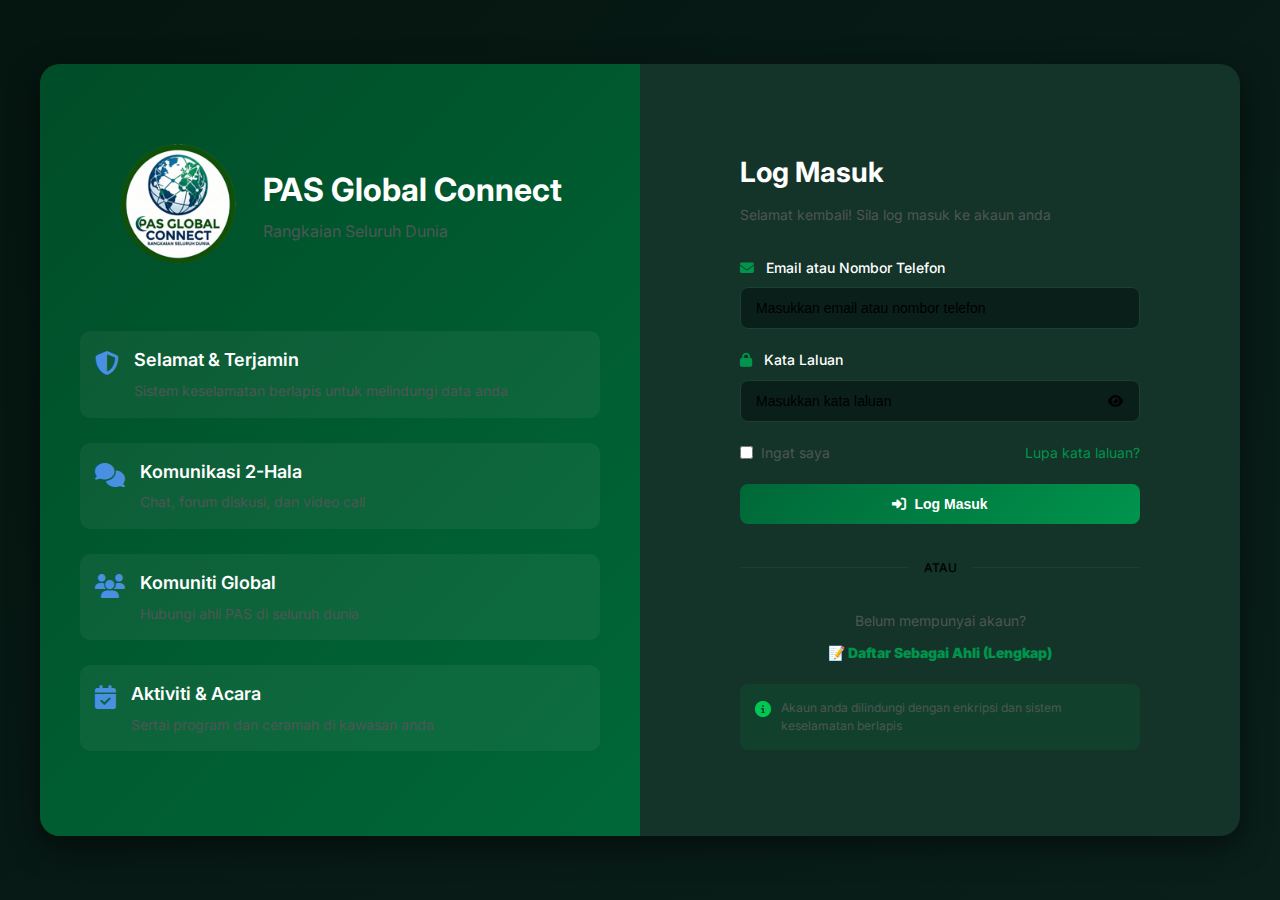
<file: videos.html>
<!DOCTYPE html>
<html lang="ms">
<head>
    <meta charset="UTF-8">
    <meta name="viewport" content="width=device-width, initial-scale=1.0">
    <title>Video Ceramah - PAS Global Connect</title>
    <link rel="icon" type="image/png" href="/pas-connect/public/img/logo-favicon-32.png">
    <link rel="shortcut icon" href="/pas-connect/public/img/favicon.ico">
    <link rel="stylesheet" href="css/style.css">
    <link rel="stylesheet" href="css/videos.css">
    <link rel="stylesheet" href="https://cdnjs.cloudflare.com/ajax/libs/font-awesome/6.4.0/css/all.min.css">
    <link href="https://fonts.googleapis.com/css2?family=Inter:wght@300;400;500;600;700&display=swap" rel="stylesheet">
</head>
<body>
    <div class="app-container">
        <aside class="sidebar">
            <div class="sidebar-header">
                <div class="sidebar-logo-horizontal">
                    <img src="/pas-connect/public/img/logo-45.png" alt="PAS Global Connect Logo">
                    <span class="sidebar-title">PAS Global<br>Connect</span>
                </div>
            </div>
            <nav class="nav-menu">
                <a href="dashboard.html" class="nav-item">
                    <i class="fas fa-home"></i>
                    <span>Beranda</span>
                </a>
                <a href="chat.html" class="nav-item">
                    <i class="fas fa-comments"></i>
                    <span>Mesej</span>
                </a>
                <a href="forum.html" class="nav-item">
                    <i class="fas fa-users"></i>
                    <span>Forum</span>
                </a>
                <a href="videos.html" class="nav-item active">
                    <i class="fas fa-play-circle"></i>
                    <span>Video Ceramah</span>
                </a>
                <a href="community.html" class="nav-item">
                    <i class="fas fa-user-friends"></i>
                    <span>Komuniti</span>
                </a>
                <a href="calendar.html" class="nav-item">
                    <i class="fas fa-calendar-alt"></i>
                    <span>Kalendar</span>
                </a>
                <a href="profile.html" class="nav-item">
                    <i class="fas fa-user-circle"></i>
                    <span>Profil</span>
                </a>
                
                <div class="nav-divider"></div>
                <div class="nav-section-title">Pautan Rasmi PAS</div>
                
                <a href="https://harakahdaily.net/" target="_blank" class="nav-item nav-external">
                    <i class="fas fa-newspaper"></i>
                    <span>Harakah Daily</span>
                    <i class="fas fa-external-link-alt" style="margin-left: auto; font-size: 10px; opacity: 0.5;"></i>
                </a>
                <a href="https://pas.org.my/" target="_blank" class="nav-item nav-external">
                    <i class="fas fa-globe"></i>
                    <span>Portal Rasmi PAS</span>
                    <i class="fas fa-external-link-alt" style="margin-left: auto; font-size: 10px; opacity: 0.5;"></i>
                </a>
                <a href="https://skimpas.com/" target="_blank" class="nav-item nav-external">
                    <i class="fas fa-hand-holding-heart"></i>
                    <span>SKIM PAS</span>
                    <i class="fas fa-external-link-alt" style="margin-left: auto; font-size: 10px; opacity: 0.5;"></i>
                </a>
                <a href="https://infaqpay.my/go/pas" target="_blank" class="nav-item nav-external">
                    <i class="fas fa-donate"></i>
                    <span>Infaq & Derma PAS</span>
                    <i class="fas fa-external-link-alt" style="margin-left: auto; font-size: 10px; opacity: 0.5;"></i>
                </a>
                <a href="https://keahlian.pas.org.my/" target="_blank" class="nav-item nav-external">
                    <i class="fas fa-user-plus"></i>
                    <span>Keahlian PAS</span>
                    <i class="fas fa-external-link-alt" style="margin-left: auto; font-size: 10px; opacity: 0.5;"></i>
                </a>
                
                <div class="nav-divider"></div>
                <div class="nav-section-title">Pautan Lain-lain</div>
                
                <a href="https://spr.gov.my/" target="_blank" class="nav-item nav-external">
                    <i class="fas fa-vote-yea"></i>
                    <span>SPR Malaysia</span>
                    <i class="fas fa-external-link-alt" style="margin-left: auto; font-size: 10px; opacity: 0.5;"></i>
                </a>
                <a href="https://www.jpn.gov.my/my/" target="_blank" class="nav-item nav-external">
                    <i class="fas fa-id-card"></i>
                    <span>JPN Malaysia</span>
                    <i class="fas fa-external-link-alt" style="margin-left: auto; font-size: 10px; opacity: 0.5;"></i>
                </a>
                <a href="https://www.kln.gov.my/" target="_blank" class="nav-item nav-external">
                    <i class="fas fa-flag"></i>
                    <span>KLN Malaysia</span>
                    <i class="fas fa-external-link-alt" style="margin-left: auto; font-size: 10px; opacity: 0.5;"></i>
                </a>
                <a href="https://www.jpa.gov.my/" target="_blank" class="nav-item nav-external">
                    <i class="fas fa-briefcase"></i>
                    <span>JPA Malaysia</span>
                    <i class="fas fa-external-link-alt" style="margin-left: auto; font-size: 10px; opacity: 0.5;"></i>
                </a>
                <a href="https://www.mara.gov.my/en/index/" target="_blank" class="nav-item nav-external">
                    <i class="fas fa-graduation-cap"></i>
                    <span>MARA</span>
                    <i class="fas fa-external-link-alt" style="margin-left: auto; font-size: 10px; opacity: 0.5;"></i>
                </a>
            </nav>
            <div class="sidebar-footer">
                <div class="user-profile">
                    <div class="user-avatar">A</div>
                    <div class="user-info">
                        <div class="user-name">Loading...</div>
                        <div class="user-role">Ahli</div>
                    </div>
                </div>
                <button onclick="logout()" class="btn btn-secondary btn-block" style="margin-top: 15px;">
                    <i class="fas fa-sign-out-alt"></i>
                    Log Keluar
                </button>
            </div>
        </aside>
        
        <main class="main-content">
            <div class="page-header">
                <div>
                    <h1 class="page-title">📹 Video Ceramah & Kuliah</h1>
                    <p class="page-subtitle">Koleksi ceramah dan kuliah untuk ahli PAS Luar Negara</p>
                </div>
                <button class="btn btn-primary" onclick="showUploadModal()">
                    <i class="fas fa-cloud-upload-alt"></i>
                    Muat Naik Video
                </button>
            </div>
            
            <!-- Filters -->
            <div class="card">
                <div style="display: flex; gap: 15px; margin-bottom: 20px;">
                    <select id="categoryFilter" onchange="filterVideos()" style="flex: 1; padding: 10px; background: var(--bg-dark); border: 1px solid var(--border-color); border-radius: 8px; color: var(--text-primary);">
                        <option value="">Semua Kategori</option>
                        <option value="Ceramah Agama">Ceramah Agama</option>
                        <option value="Tazkirah">Tazkirah</option>
                        <option value="Kuliah">Kuliah</option>
                        <option value="Motivasi">Motivasi</option>
                        <option value="Pendidikan">Pendidikan</option>
                        <option value="Lain-lain">Lain-lain</option>
                    </select>
                    <select id="countryFilter" onchange="filterVideos()" style="flex: 1; padding: 10px; background: var(--bg-dark); border: 1px solid var(--border-color); border-radius: 8px; color: var(--text-primary);">
                        <option value="">Semua Negara</option>
                    </select>
                    <div class="search-box" style="flex: 2; margin: 0;">
                        <i class="fas fa-search"></i>
                        <input type="text" id="searchVideos" placeholder="Cari video..." onkeyup="searchVideos()">
                    </div>
                </div>
                
                <!-- Video Grid -->
                <div id="videoGrid" class="video-grid">
                    <div class="loading-container">
                        <div class="loading"></div>
                        <p style="margin-top: 15px;">Memuatkan video...</p>
                    </div>
                </div>
            </div>
        </main>
    </div>
    
    <!-- Upload Modal -->
    <div id="uploadModal" class="modal">
        <div class="modal-content" style="max-width: 700px;">
            <div class="modal-header">
                <h3>Muat Naik Video Ceramah</h3>
                <button class="close-modal" onclick="closeUploadModal()">
                    <i class="fas fa-times"></i>
                </button>
            </div>
            <div class="modal-body">
                <form id="uploadForm" onsubmit="uploadVideo(event)">
                    <div class="form-group">
                        <label>Tajuk Video <span class="required">*</span></label>
                        <input type="text" id="videoTitle" required placeholder="Cth: Ceramah Ramadan 2024">
                    </div>
                    
                    <div class="form-row">
                        <div class="form-group">
                            <label>Kategori <span class="required">*</span></label>
                            <select id="videoCategory" required>
                                <option value="">Pilih kategori</option>
                                <option value="Ceramah Agama">Ceramah Agama</option>
                                <option value="Tazkirah">Tazkirah</option>
                                <option value="Kuliah">Kuliah</option>
                                <option value="Motivasi">Motivasi</option>
                                <option value="Pendidikan">Pendidikan</option>
                                <option value="Lain-lain">Lain-lain</option>
                            </select>
                        </div>
                        
                        <div class="form-group">
                            <label>Nama Penceramah/Ustaz <span class="required">*</span></label>
                            <input type="text" id="videoSpeaker" required placeholder="Cth: Ustaz Ahmad">
                        </div>
                    </div>
                    
                    <div class="form-row">
                        <div class="form-group">
                            <label>Tempoh Video</label>
                            <input type="text" id="videoDuration" placeholder="Cth: 45:30">
                            <small class="form-hint">Format: MM:SS atau HH:MM:SS</small>
                        </div>
                        
                        <div class="form-group">
                            <label>Negara</label>
                            <input type="text" id="videoCountry" placeholder="Negara rakaman">
                        </div>
                    </div>
                    
                    <div class="form-group">
                        <label>URL Video <span class="required">*</span></label>
                        <input type="url" id="videoUrl" required placeholder="https://youtube.com/watch?v=... atau URL video lain">
                        <small class="form-hint">Sokong: YouTube, Vimeo, atau link video langsung (.mp4)</small>
                    </div>
                    
                    <div class="form-group">
                        <label>URL Thumbnail (Gambar Kecil)</label>
                        <input type="url" id="thumbnailUrl" placeholder="https://example.com/thumbnail.jpg">
                        <small class="form-hint">Jika kosong, thumbnail automatik akan digunakan</small>
                    </div>
                    
                    <div class="form-group">
                        <label>Penerangan Video</label>
                        <textarea id="videoDescription" rows="4" placeholder="Penerangan ringkas tentang video ini..."></textarea>
                    </div>
                    
                    <div class="alert alert-info">
                        <i class="fas fa-info-circle"></i>
                        <small>
                            <strong>Panduan Muat Naik:</strong><br>
                            • Video hendaklah berkaitan dengan Islam dan dakwah<br>
                            • Pastikan kualiti audio dan video baik<br>
                            • Elakkan kandungan yang sensitif atau kontroversi<br>
                            • Untuk YouTube: Copy URL dari address bar<br>
                            • Video akan disemak oleh moderator sebelum disiarkan
                        </small>
                    </div>
                    
                    <button type="submit" class="btn btn-primary btn-block">
                        <i class="fas fa-cloud-upload-alt"></i>
                        Muat Naik Video
                    </button>
                </form>
            </div>
        </div>
    </div>
    
    <!-- Video Player Modal -->
    <div id="playerModal" class="modal">
        <div class="modal-content modal-video">
            <div class="modal-header">
                <h3 id="playerTitle">Video Title</h3>
                <button class="close-modal" onclick="closePlayerModal()">
                    <i class="fas fa-times"></i>
                </button>
            </div>
            <div class="modal-body">
                <div id="videoPlayer" class="video-player"></div>
                <div class="video-info">
                    <div class="video-meta">
                        <span><i class="fas fa-user"></i> <span id="playerSpeaker"></span></span>
                        <span><i class="fas fa-clock"></i> <span id="playerDuration"></span></span>
                        <span><i class="fas fa-map-marker-alt"></i> <span id="playerCountry"></span></span>
                        <span><i class="fas fa-eye"></i> <span id="playerViews"></span> tontonan</span>
                    </div>
                    <div class="video-actions">
                        <button class="btn btn-secondary btn-sm" onclick="likeVideo()">
                            <i class="fas fa-thumbs-up"></i>
                            <span id="playerLikes">0</span> Suka
                        </button>
                        <button class="btn btn-secondary btn-sm" onclick="shareVideo()">
                            <i class="fas fa-share"></i>
                            Kongsi
                        </button>
                    </div>
                </div>
                <div class="video-description">
                    <h4>Penerangan</h4>
                    <p id="playerDescription"></p>
                </div>
            </div>
        </div>
    </div>
    
    <script src="js/utils.js"></script>
    <script src="js/videos.js"></script>
</body>
</html>
</file>
<file: css/style.css>
/* Global Styles */
* {
    margin: 0;
    padding: 0;
    box-sizing: border-box;
}

:root {
    --primary-color: #006838;
    --primary-dark: #004d28;
    --primary-light: #00944d;
    --secondary-color: #4A90E2;
    --accent-color: #00C853;
    --danger-color: #DC3545;
    --warning-color: #FFC107;
    --info-color: #17A2B8;
    
    --bg-dark: #0a1f1a;
    --bg-darker: #051510;
    --bg-card: #143329;
    --bg-hover: #1a4034;
    
    --text-primary: #ffffff;
    --text-secondary: #4e5654;
    --text-muted: #000000;
    
    --border-color: #1a4034;
    --shadow: 0 4px 6px rgba(0, 0, 0, 0.3);
    --shadow-lg: 0 10px 30px rgba(0, 0, 0, 0.5);
    
    --font-family: 'Inter', -apple-system, BlinkMacSystemFont, 'Segoe UI', sans-serif;
}

body {
    font-family: var(--font-family);
    background: linear-gradient(135deg, var(--bg-darker) 0%, var(--bg-dark) 100%);
    color: var(--text-primary);
    line-height: 1.6;
    min-height: 100vh;
}

/* Login Page Styles */
.login-page {
    display: flex;
    align-items: center;
    justify-content: center;
    min-height: 100vh;
    padding: 20px;
}

.login-container {
    display: grid;
    grid-template-columns: 1fr 1fr;
    max-width: 1200px;
    width: 100%;
    background: var(--bg-card);
    border-radius: 20px;
    overflow: hidden;
    box-shadow: var(--shadow-lg);
    animation: fadeIn 0.5s ease;
}

@keyframes fadeIn {
    from {
        opacity: 0;
        transform: translateY(20px);
    }
    to {
        opacity: 1;
        transform: translateY(0);
    }
}

.login-left {
    background: linear-gradient(135deg, var(--primary-dark) 0%, var(--primary-color) 100%);
    padding: 60px 40px;
    display: flex;
    flex-direction: column;
    justify-content: space-between;
}

.brand-section {
    text-align: center;
    display: flex;
    justify-content: center;
    align-items: center;
}

.logo-with-text {
    display: flex;
    align-items: center;
    gap: 25px;
    padding: 20px;
}

.logo-image {
    flex-shrink: 0;
}

.logo-image img {
    width: 120px;
    height: 120px;
    object-fit: contain;
}

.logo-text {
    text-align: left;
}

.logo-text h1 {
    font-size: 36px;
    font-weight: 700;
    margin: 0 0 8px 0;
    color: var(--text-primary);
    line-height: 1.2;
}

.logo-text .tagline {
    font-size: 16px;
    color: var(--text-secondary);
    font-weight: 400;
    margin: 0;
}

.logo {
    width: 180px;
    height: 180px;
    background: transparent;
    border-radius: 0;
    display: flex;
    align-items: center;
    justify-content: center;
    margin: 0 auto 20px;
}

.logo img {
    width: 100%;
    height: 100%;
    object-fit: contain;
}

.logo i {
    font-size: 48px;
    color: #ffffff;
}

.brand-section h1 {
    font-size: 32px;
    font-weight: 700;
    margin-bottom: 10px;
    color: var(--text-primary);
}

.tagline {
    font-size: 16px;
    color: var(--text-secondary);
    font-weight: 300;
}

.features {
    margin-top: 40px;
}

.feature-item {
    display: flex;
    align-items: flex-start;
    gap: 15px;
    margin-bottom: 25px;
    padding: 15px;
    background: rgba(255, 255, 255, 0.05);
    border-radius: 10px;
    transition: all 0.3s ease;
}

.feature-item:hover {
    background: rgba(255, 255, 255, 0.1);
    transform: translateX(5px);
}

.feature-item i {
    font-size: 24px;
    color: #4A90E2;
    margin-top: 5px;
}

.feature-item h3 {
    font-size: 18px;
    font-weight: 600;
    margin-bottom: 5px;
}

.feature-item p {
    font-size: 14px;
    color: var(--text-secondary);
}

.login-right {
    padding: 60px 40px;
    display: flex;
    align-items: center;
    justify-content: center;
}

.login-form-container {
    width: 100%;
    max-width: 400px;
}

.login-form-container h2 {
    font-size: 28px;
    font-weight: 700;
    margin-bottom: 10px;
    color: var(--text-primary);
}

.subtitle {
    font-size: 14px;
    color: var(--text-secondary);
    margin-bottom: 30px;
}

/* Form Styles */
.auth-form, .register-form {
    width: 100%;
}

.form-group {
    margin-bottom: 20px;
}

.form-group label {
    display: block;
    font-size: 14px;
    font-weight: 500;
    margin-bottom: 8px;
    color: var(--text-primary);
}

.form-group label i {
    margin-right: 8px;
    color: var(--primary-light);
}

.form-group input,
.form-group select,
.form-group textarea {
    width: 100%;
    padding: 12px 15px;
    background: var(--bg-dark);
    border: 1px solid var(--border-color);
    border-radius: 8px;
    font-size: 14px;
    color: var(--text-primary);
    transition: all 0.3s ease;
}

.form-group input:focus,
.form-group select:focus,
.form-group textarea:focus {
    outline: none;
    border-color: var(--primary-light);
    box-shadow: 0 0 0 3px rgba(0, 104, 56, 0.1);
}

.form-group input::placeholder {
    color: var(--text-muted);
}

.password-input {
    position: relative;
}

.toggle-password {
    position: absolute;
    right: 12px;
    top: 50%;
    transform: translateY(-50%);
    background: none;
    border: none;
    color: var(--text-muted);
    cursor: pointer;
    padding: 5px;
    transition: color 0.3s ease;
}

.toggle-password:hover {
    color: var(--primary-light);
}

.form-options {
    display: flex;
    justify-content: space-between;
    align-items: center;
    margin-bottom: 20px;
    font-size: 14px;
}

.checkbox-label {
    display: flex;
    align-items: center;
    gap: 8px;
    cursor: pointer;
    font-size: 14px;
    color: var(--text-secondary);
}

.checkbox-label input[type="checkbox"] {
    width: auto;
    cursor: pointer;
}

.forgot-password {
    color: var(--primary-light);
    text-decoration: none;
    font-size: 14px;
    transition: color 0.3s ease;
}

.forgot-password:hover {
    color: var(--accent-color);
}

/* Buttons */
.btn {
    padding: 12px 24px;
    border: none;
    border-radius: 8px;
    font-size: 14px;
    font-weight: 600;
    cursor: pointer;
    transition: all 0.3s ease;
    display: inline-flex;
    align-items: center;
    gap: 8px;
    text-decoration: none;
    justify-content: center;
}

.btn-primary {
    background: linear-gradient(135deg, var(--primary-color) 0%, var(--primary-light) 100%);
    color: var(--text-primary);
}

.btn-primary:hover {
    background: linear-gradient(135deg, var(--primary-light) 0%, var(--accent-color) 100%);
    transform: translateY(-2px);
    box-shadow: var(--shadow);
}

.btn-secondary {
    background: var(--bg-dark);
    color: var(--text-primary);
    border: 1px solid var(--border-color);
}

.btn-secondary:hover {
    background: var(--bg-hover);
}

.btn-danger {
    background: var(--danger-color);
    color: var(--text-primary);
}

.btn-block {
    width: 100%;
}

.btn:disabled {
    opacity: 0.5;
    cursor: not-allowed;
}

.divider {
    text-align: center;
    margin: 30px 0;
    position: relative;
}

.divider::before {
    content: '';
    position: absolute;
    top: 50%;
    left: 0;
    right: 0;
    height: 1px;
    background: var(--border-color);
}

.divider span {
    background: var(--bg-card);
    padding: 0 15px;
    position: relative;
    font-size: 12px;
    color: var(--text-muted);
    font-weight: 500;
}

.register-link {
    text-align: center;
    font-size: 14px;
    color: var(--text-secondary);
    margin-top: 20px;
}

.register-link a {
    color: var(--primary-light);
    text-decoration: none;
    font-weight: 600;
}

.register-link a:hover {
    color: var(--accent-color);
}

.security-note {
    margin-top: 20px;
    padding: 15px;
    background: rgba(0, 200, 83, 0.1);
    border-radius: 8px;
    display: flex;
    align-items: flex-start;
    gap: 10px;
}

.security-note i {
    color: var(--accent-color);
    margin-top: 2px;
}

.security-note small {
    font-size: 12px;
    color: var(--text-secondary);
    line-height: 1.5;
}

/* Register Page */
.register-page {
    padding: 20px;
    min-height: 100vh;
}

.register-container {
    max-width: 800px;
    margin: 0 auto;
}

.register-header {
    display: flex;
    justify-content: space-between;
    align-items: center;
    margin-bottom: 30px;
}

.back-link {
    display: flex;
    align-items: center;
    gap: 8px;
    color: var(--text-secondary);
    text-decoration: none;
    font-size: 14px;
    transition: color 0.3s ease;
}

.back-link:hover {
    color: var(--primary-light);
}

.logo-small {
    display: flex;
    align-items: center;
    justify-content: center;
    gap: 10px;
    font-size: 20px;
    font-weight: 700;
}

.logo-small img {
    width: 50px;
    height: 50px;
    object-fit: contain;
}

.register-content {
    background: var(--bg-card);
    border-radius: 20px;
    padding: 40px;
    box-shadow: var(--shadow-lg);
}

.register-intro {
    text-align: center;
    margin-bottom: 40px;
}

.register-intro h1 {
    font-size: 32px;
    font-weight: 700;
    margin-bottom: 10px;
}

.register-intro p {
    color: var(--text-secondary);
    font-size: 16px;
}

.registration-steps {
    display: flex;
    justify-content: space-between;
    margin-top: 30px;
    position: relative;
}

.registration-steps::before {
    content: '';
    position: absolute;
    top: 20px;
    left: 10%;
    right: 10%;
    height: 2px;
    background: var(--border-color);
    z-index: 0;
}

.step {
    display: flex;
    flex-direction: column;
    align-items: center;
    gap: 10px;
    position: relative;
    z-index: 1;
}

.step-number {
    width: 40px;
    height: 40px;
    border-radius: 50%;
    background: var(--bg-dark);
    border: 2px solid var(--border-color);
    display: flex;
    align-items: center;
    justify-content: center;
    font-weight: 700;
    font-size: 16px;
    transition: all 0.3s ease;
}

.step.active .step-number {
    background: var(--primary-color);
    border-color: var(--primary-light);
    box-shadow: 0 0 0 4px rgba(0, 104, 56, 0.2);
}

.step.completed .step-number {
    background: var(--accent-color);
    border-color: var(--accent-color);
}

.step span {
    font-size: 12px;
    color: var(--text-muted);
    font-weight: 500;
}

.step.active span {
    color: var(--primary-light);
}

.form-step {
    display: none;
}

.form-step.active {
    display: block;
    animation: slideIn 0.3s ease;
}

@keyframes slideIn {
    from {
        opacity: 0;
        transform: translateX(20px);
    }
    to {
        opacity: 1;
        transform: translateX(0);
    }
}

.form-step h3 {
    font-size: 20px;
    font-weight: 600;
    margin-bottom: 25px;
    color: var(--text-primary);
}

.form-row {
    display: grid;
    grid-template-columns: 1fr 1fr;
    gap: 20px;
}

.form-row .form-group {
    margin-bottom: 0;
}

.required {
    color: var(--danger-color);
}

.form-hint {
    display: block;
    margin-top: 5px;
    font-size: 12px;
    color: var(--text-muted);
}

.password-strength {
    margin-top: 8px;
}

.strength-bar {
    height: 4px;
    background: var(--bg-dark);
    border-radius: 2px;
    overflow: hidden;
    margin-bottom: 5px;
}

.strength-bar::before {
    content: '';
    display: block;
    height: 100%;
    width: 0;
    background: var(--danger-color);
    transition: all 0.3s ease;
}

.strength-bar.weak::before {
    width: 33%;
    background: var(--danger-color);
}

.strength-bar.medium::before {
    width: 66%;
    background: var(--warning-color);
}

.strength-bar.strong::before {
    width: 100%;
    background: var(--accent-color);
}

.strength-text {
    font-size: 12px;
    color: var(--text-muted);
}

.security-features {
    background: rgba(0, 200, 83, 0.05);
    border: 1px solid rgba(0, 200, 83, 0.2);
    border-radius: 8px;
    padding: 20px;
    margin: 20px 0;
}

.security-features h4 {
    font-size: 16px;
    font-weight: 600;
    margin-bottom: 15px;
    display: flex;
    align-items: center;
    gap: 8px;
}

.security-features h4 i {
    color: var(--accent-color);
}

.security-features ul {
    list-style: none;
}

.security-features li {
    padding: 8px 0;
    font-size: 14px;
    color: var(--text-secondary);
    display: flex;
    align-items: center;
    gap: 10px;
}

.security-features li i {
    color: var(--accent-color);
    font-size: 12px;
}

.form-actions {
    display: flex;
    gap: 15px;
    margin-top: 30px;
}

.form-actions .btn {
    flex: 1;
}

/* Dashboard & Main App Styles */
.app-container {
    display: flex;
    min-height: 100vh;
}

.sidebar {
    width: 260px;
    background: var(--bg-card);
    border-right: 1px solid var(--border-color);
    display: flex;
    flex-direction: column;
    position: fixed;
    height: 100vh;
    overflow-y: auto;
}

.sidebar-header {
    padding: 20px;
    border-bottom: 1px solid var(--border-color);
    display: flex;
    justify-content: center;
    align-items: center;
}

.sidebar-logo {
    display: flex;
    align-items: center;
    justify-content: center;
    gap: 12px;
    font-size: 20px;
    font-weight: 700;
}

.sidebar-logo img {
    width: 45px;
    height: 45px;
    object-fit: contain;
}

.sidebar-logo-horizontal {
    display: flex;
    align-items: center;
    gap: 12px;
}

.sidebar-logo-horizontal img {
    width: 45px;
    height: 45px;
    object-fit: contain;
    flex-shrink: 0;
}

.sidebar-title {
    font-size: 14px;
    font-weight: 700;
    color: var(--text-primary);
    line-height: 1.3;
    text-align: left;
}

.sidebar-logo i, .sidebar-logo img {
    color: #ffffff;
    font-size: 28px;
}

.nav-menu {
    flex: 1;
    padding: 20px 0;
}

.nav-item {
    display: flex;
    align-items: center;
    gap: 12px;
    padding: 12px 20px;
    color: var(--text-secondary);
    text-decoration: none;
    transition: all 0.3s ease;
    border-left: 3px solid transparent;
}

.nav-item:hover {
    background: var(--bg-hover);
    color: var(--text-primary);
}

.nav-item.active {
    background: var(--bg-hover);
    color: var(--primary-light);
    border-left-color: var(--primary-light);
}

.nav-item i {
    font-size: 18px;
    width: 20px;
    text-align: center;
}

.nav-divider {
    height: 1px;
    background: var(--border-color);
    margin: 15px 20px;
}

.nav-section-title {
    font-size: 11px;
    font-weight: 600;
    text-transform: uppercase;
    letter-spacing: 1px;
    color: var(--text-muted);
    padding: 10px 20px 5px;
    margin-top: 5px;
}

.nav-external {
    font-size: 14px;
    opacity: 0.9;
}

.nav-external:hover {
    opacity: 1;
    background: rgba(0, 104, 56, 0.1);
}

.sidebar-footer {
    padding: 20px;
    border-top: 1px solid var(--border-color);
}

.user-profile {
    display: flex;
    align-items: center;
    gap: 12px;
    padding: 12px;
    background: var(--bg-dark);
    border-radius: 8px;
    cursor: pointer;
    transition: all 0.3s ease;
}

.user-profile:hover {
    background: var(--bg-hover);
}

.user-avatar {
    width: 40px;
    height: 40px;
    border-radius: 50%;
    background: var(--primary-color);
    display: flex;
    align-items: center;
    justify-content: center;
    font-weight: 700;
    font-size: 16px;
}

.user-info {
    flex: 1;
}

.user-name {
    font-size: 14px;
    font-weight: 600;
    color: var(--text-primary);
}

.user-role {
    font-size: 12px;
    color: var(--text-muted);
}

.main-content {
    flex: 1;
    margin-left: 260px;
    padding: 30px;
}

.page-header {
    margin-bottom: 30px;
}

.page-title {
    font-size: 28px;
    font-weight: 700;
    margin-bottom: 10px;
}

.page-subtitle {
    font-size: 14px;
    color: var(--text-secondary);
}

.stats-grid {
    display: grid;
    grid-template-columns: repeat(auto-fit, minmax(250px, 1fr));
    gap: 20px;
    margin-bottom: 30px;
}

.stat-card {
    background: var(--bg-card);
    border-radius: 12px;
    padding: 20px;
    border: 1px solid var(--border-color);
    transition: all 0.3s ease;
}

.stat-card:hover {
    transform: translateY(-5px);
    box-shadow: var(--shadow);
}

.stat-header {
    display: flex;
    justify-content: space-between;
    align-items: center;
    margin-bottom: 15px;
}

.stat-icon {
    width: 48px;
    height: 48px;
    border-radius: 12px;
    display: flex;
    align-items: center;
    justify-content: center;
    font-size: 24px;
}

.stat-icon.primary {
    background: rgba(0, 104, 56, 0.2);
    color: var(--primary-light);
}

.stat-icon.success {
    background: rgba(0, 200, 83, 0.2);
    color: var(--accent-color);
}

.stat-icon.warning {
    background: rgba(255, 193, 7, 0.2);
    color: var(--warning-color);
}

.stat-icon.info {
    background: rgba(23, 162, 184, 0.2);
    color: var(--info-color);
}

.stat-value {
    font-size: 32px;
    font-weight: 700;
    color: var(--text-primary);
    margin-bottom: 5px;
}

.stat-label {
    font-size: 14px;
    color: var(--text-secondary);
}

.card {
    background: var(--bg-card);
    border-radius: 12px;
    padding: 25px;
    border: 1px solid var(--border-color);
    margin-bottom: 20px;
}

.card-header {
    display: flex;
    justify-content: space-between;
    align-items: center;
    margin-bottom: 20px;
}

.card-title {
    font-size: 18px;
    font-weight: 600;
    color: var(--text-primary);
}

/* Responsive Design */
@media (max-width: 768px) {
    .login-container {
        grid-template-columns: 1fr;
    }
    
    .login-left {
        display: none;
    }
    
    .form-row {
        grid-template-columns: 1fr;
    }
    
    .sidebar {
        transform: translateX(-100%);
        z-index: 1000;
    }
    
    .sidebar.mobile-open {
        transform: translateX(0);
    }
    
    .main-content {
        margin-left: 0;
    }
    
    .stats-grid {
        grid-template-columns: 1fr;
    }
}

/* Alert Messages */
.alert {
    padding: 15px 20px;
    border-radius: 8px;
    margin-bottom: 20px;
    display: flex;
    align-items: center;
    gap: 12px;
    font-size: 14px;
}

.alert-success {
    background: rgba(0, 200, 83, 0.1);
    border: 1px solid rgba(0, 200, 83, 0.3);
    color: var(--accent-color);
}

.alert-danger {
    background: rgba(220, 53, 69, 0.1);
    border: 1px solid rgba(220, 53, 69, 0.3);
    color: var(--danger-color);
}

.alert-warning {
    background: rgba(255, 193, 7, 0.1);
    border: 1px solid rgba(255, 193, 7, 0.3);
    color: var(--warning-color);
}

.alert-info {
    background: rgba(23, 162, 184, 0.1);
    border: 1px solid rgba(23, 162, 184, 0.3);
    color: var(--info-color);
}

/* Loading Spinner */
.loading {
    display: inline-block;
    width: 20px;
    height: 20px;
    border: 3px solid rgba(255, 255, 255, 0.3);
    border-radius: 50%;
    border-top-color: var(--text-primary);
    animation: spin 0.8s linear infinite;
}

@keyframes spin {
    to {
        transform: rotate(360deg);
    }
}

/* News Feed Styles */
.news-feed {
    display: flex;
    flex-direction: column;
    gap: 20px;
}

.news-item {
    background: var(--bg-dark);
    border: 1px solid var(--border-color);
    border-radius: 12px;
    padding: 20px;
    transition: all 0.3s ease;
}

.news-item:hover {
    transform: translateY(-2px);
    box-shadow: var(--shadow);
}

.news-header {
    display: flex;
    justify-content: space-between;
    align-items: center;
    margin-bottom: 15px;
}

.news-author {
    display: flex;
    align-items: center;
    gap: 12px;
}

.author-avatar {
    width: 40px;
    height: 40px;
    border-radius: 50%;
    background: var(--primary-color);
    display: flex;
    align-items: center;
    justify-content: center;
    font-weight: 700;
    font-size: 16px;
}

.author-info {
    display: flex;
    flex-direction: column;
}

.author-name {
    font-size: 14px;
    font-weight: 600;
    color: var(--text-primary);
}

.news-date {
    font-size: 12px;
    color: var(--text-muted);
}

.news-category {
    padding: 5px 12px;
    border-radius: 15px;
    font-size: 12px;
    font-weight: 600;
}

.category-pengumuman {
    background: rgba(23, 162, 184, 0.2);
    color: var(--info-color);
}

.category-berita {
    background: rgba(0, 200, 83, 0.2);
    color: var(--accent-color);
}

.category-penting {
    background: rgba(255, 193, 7, 0.2);
    color: var(--warning-color);
}

.news-content h3 {
    font-size: 18px;
    font-weight: 600;
    margin-bottom: 10px;
    color: var(--text-primary);
}

.news-content p {
    font-size: 14px;
    color: var(--text-secondary);
    line-height: 1.6;
}

.news-footer {
    display: flex;
    gap: 20px;
    margin-top: 15px;
    padding-top: 15px;
    border-top: 1px solid var(--border-color);
}

.btn-icon {
    background: none;
    border: none;
    color: var(--text-muted);
    cursor: pointer;
    display: flex;
    align-items: center;
    gap: 6px;
    font-size: 14px;
    transition: color 0.3s ease;
}

.btn-icon:hover {
    color: var(--primary-light);
}

/* Activities List */
.activities-list {
    display: flex;
    flex-direction: column;
    gap: 15px;
}

.activity-item {
    display: flex;
    gap: 15px;
    padding: 15px;
    background: var(--bg-dark);
    border: 1px solid var(--border-color);
    border-radius: 8px;
    transition: all 0.3s ease;
}

.activity-item:hover {
    background: var(--bg-hover);
}

.activity-icon {
    width: 40px;
    height: 40px;
    border-radius: 50%;
    background: rgba(0, 200, 83, 0.2);
    color: var(--accent-color);
    display: flex;
    align-items: center;
    justify-content: center;
    font-size: 18px;
}

.activity-content {
    flex: 1;
}

.activity-content p {
    font-size: 14px;
    color: var(--text-secondary);
    margin-bottom: 5px;
}

.activity-content small {
    font-size: 12px;
    color: var(--text-muted);
}

/* Events List */
.events-list {
    display: flex;
    flex-direction: column;
    gap: 15px;
}

.event-item {
    display: flex;
    gap: 15px;
    padding: 15px;
    background: var(--bg-dark);
    border: 1px solid var(--border-color);
    border-radius: 8px;
    transition: all 0.3s ease;
}

.event-item:hover {
    background: var(--bg-hover);
    transform: translateX(5px);
}

.event-date {
    width: 60px;
    text-align: center;
    padding: 10px;
    background: var(--primary-color);
    border-radius: 8px;
}

.event-day {
    font-size: 24px;
    font-weight: 700;
    color: var(--text-primary);
}

.event-month {
    font-size: 12px;
    text-transform: uppercase;
    color: var(--text-secondary);
}

.event-details {
    flex: 1;
}

.event-details h4 {
    font-size: 16px;
    font-weight: 600;
    margin-bottom: 8px;
    color: var(--text-primary);
}

.event-details p {
    font-size: 13px;
    color: var(--text-secondary);
    margin-bottom: 5px;
}

.event-details p i {
    width: 16px;
    color: var(--primary-light);
}

.event-details small {
    font-size: 12px;
    color: var(--text-muted);
}

.event-category {
    display: flex;
    align-items: center;
}

.badge {
    padding: 5px 12px;
    border-radius: 15px;
    font-size: 12px;
    font-weight: 600;
}

.badge-ceramah {
    background: rgba(0, 200, 83, 0.2);
    color: var(--accent-color);
}

.badge-mesyuarat {
    background: rgba(23, 162, 184, 0.2);
    color: var(--info-color);
}

.badge-program {
    background: rgba(255, 193, 7, 0.2);
    color: var(--warning-color);
}

/* Empty State */
.empty-state {
    text-align: center;
    padding: 60px 20px;
    color: var(--text-muted);
}

.empty-state i {
    font-size: 48px;
    margin-bottom: 15px;
    opacity: 0.5;
}

.empty-state p {
    font-size: 16px;
}

/* Forum Styles */
.forum-topic-item {
    display: flex;
    gap: 15px;
    padding: 20px;
    background: var(--bg-dark);
    border: 1px solid var(--border-color);
    border-radius: 12px;
    margin-bottom: 15px;
    cursor: pointer;
    transition: all 0.3s ease;
}

.forum-topic-item:hover {
    background: var(--bg-hover);
    transform: translateX(5px);
}

.topic-icon {
    width: 50px;
    height: 50px;
    border-radius: 12px;
    background: rgba(0, 200, 83, 0.2);
    color: var(--accent-color);
    display: flex;
    align-items: center;
    justify-content: center;
    font-size: 24px;
}

.topic-content {
    flex: 1;
}

.topic-content h3 {
    font-size: 18px;
    font-weight: 600;
    margin-bottom: 10px;
    color: var(--text-primary);
}

.topic-content p {
    font-size: 14px;
    color: var(--text-secondary);
    margin-bottom: 12px;
}

.topic-meta {
    display: flex;
    gap: 15px;
    flex-wrap: wrap;
    font-size: 13px;
    color: var(--text-muted);
}

.topic-meta span {
    display: flex;
    align-items: center;
    gap: 5px;
}

.topic-stats {
    display: flex;
    flex-direction: column;
    gap: 10px;
    align-items: center;
    justify-content: center;
    padding: 0 15px;
}

.topic-stats div {
    display: flex;
    align-items: center;
    gap: 5px;
    font-size: 14px;
    color: var(--text-muted);
}

/* Members Grid */
.members-grid {
    display: grid;
    grid-template-columns: repeat(auto-fill, minmax(280px, 1fr));
    gap: 20px;
}

.member-card {
    background: var(--bg-dark);
    border: 1px solid var(--border-color);
    border-radius: 12px;
    padding: 25px;
    text-align: center;
    transition: all 0.3s ease;
}

.member-card:hover {
    transform: translateY(-5px);
    box-shadow: var(--shadow);
}

.member-avatar {
    width: 80px;
    height: 80px;
    border-radius: 50%;
    background: var(--primary-color);
    color: white;
    display: flex;
    align-items: center;
    justify-content: center;
    font-size: 32px;
    font-weight: 700;
    margin: 0 auto 15px;
}

.member-card h3 {
    font-size: 18px;
    font-weight: 600;
    margin-bottom: 8px;
    color: var(--text-primary);
}

.member-profession {
    font-size: 14px;
    color: var(--text-secondary);
    margin-bottom: 8px;
}

.member-location, .member-branch {
    font-size: 13px;
    color: var(--text-muted);
    margin-bottom: 5px;
}

.member-actions {
    display: flex;
    gap: 10px;
    margin-top: 15px;
}

.btn-sm {
    padding: 8px 16px;
    font-size: 13px;
}

/* Calendar Styles */
.calendar-header {
    display: flex;
    justify-content: space-between;
    align-items: center;
    margin-bottom: 20px;
}

.calendar-grid {
    background: var(--bg-dark);
    border-radius: 12px;
    padding: 20px;
}

.calendar-days {
    display: grid;
    grid-template-columns: repeat(7, 1fr);
    gap: 10px;
    margin-bottom: 15px;
}

.calendar-day-header {
    text-align: center;
    font-size: 13px;
    font-weight: 600;
    color: var(--text-muted);
    padding: 10px;
}

.calendar-dates {
    display: grid;
    grid-template-columns: repeat(7, 1fr);
    gap: 10px;
}

.calendar-date {
    aspect-ratio: 1;
    display: flex;
    align-items: center;
    justify-content: center;
    background: var(--bg-card);
    border: 1px solid var(--border-color);
    border-radius: 8px;
    font-size: 14px;
    color: var(--text-primary);
    cursor: pointer;
    transition: all 0.3s ease;
}

.calendar-date:hover {
    background: var(--bg-hover);
    border-color: var(--primary-light);
}

.calendar-date.today {
    background: var(--primary-color);
    color: white;
    font-weight: 700;
}

.calendar-date.empty {
    background: transparent;
    border: none;
    cursor: default;
}

/* Profile Styles */
.profile-header {
    display: flex;
    gap: 25px;
    align-items: center;
    padding: 30px;
    background: linear-gradient(135deg, var(--primary-dark) 0%, var(--primary-color) 100%);
    border-radius: 12px;
    margin: -25px -25px 0 -25px;
}

.profile-avatar-large {
    width: 120px;
    height: 120px;
    border-radius: 50%;
    background: rgba(255, 255, 255, 0.2);
    color: white;
    display: flex;
    align-items: center;
    justify-content: center;
    font-size: 48px;
    font-weight: 700;
    border: 4px solid rgba(255, 255, 255, 0.3);
}

.profile-info h1 {
    font-size: 28px;
    font-weight: 700;
    color: white;
    margin-bottom: 5px;
}
</file>
<file: css/chat.css>
/* Chat Specific Styles - Professional Refinement */

.chat-container {
    display: grid;
    grid-template-columns: 350px 1fr;
    height: calc(100vh - 100px); /* Adjusted for better padding */
    background: var(--bg-card);
    backdrop-filter: blur(20px);
    border-radius: 20px;
    overflow: hidden;
    border: 1px solid var(--border-color);
    box-shadow: var(--shadow-lg);
}

/* Contacts Panel Refinement */
.contacts-panel {
    background: rgba(0, 0, 0, 0.1); /* Subtle contrast from chat window */
    border-right: 1px solid var(--border-color);
    display: flex;
    flex-direction: column;
}

.contacts-header {
    padding: 24px 20px;
    background: transparent;
}

.contacts-header h2 {
    font-size: 1.25rem;
    letter-spacing: -0.02em;
    color: var(--primary-light);
}

/* Modern Search Box */
.search-box {
    padding: 0 20px 20px;
}

.search-box input {
    background: var(--bg-darker) !important;
    border: 1px solid var(--border-color);
    border-radius: 12px;
    padding: 12px 12px 12px 40px;
    transition: all 0.2s ease;
}

.search-box input:focus {
    border-color: var(--primary-light);
    box-shadow: 0 0 0 4px rgba(16, 185, 129, 0.1);
}

/* Contact Items */
.contact-item {
    margin: 4px 12px;
    border-radius: 12px;
    border: none; /* Removed the old border-bottom */
    transition: all 0.2s cubic-bezier(0.4, 0, 0.2, 1);
}

.contact-item:hover {
    background: rgba(255, 255, 255, 0.05);
    transform: translateX(4px);
}

.contact-item.active {
    background: var(--primary-gradient);
    box-shadow: 0 4px 15px rgba(6, 78, 43, 0.3);
}

.contact-item.active .contact-name,
.contact-item.active .contact-last-message,
.contact-item.active .contact-time {
    color: #ffffff !important;
}

/* Chat Panel / Window */
.chat-header {
    background: rgba(18, 24, 21, 0.5);
    backdrop-filter: blur(10px);
    padding: 15px 25px;
}

.chat-user-status {
    font-size: 12px;
    display: flex;
    align-items: center;
    gap: 5px;
}

.chat-user-status::before {
    content: '';
    width: 8px;
    height: 8px;
    background: var(--accent-color);
    border-radius: 50%;
    display: inline-block;
}

/* Message Bubbles - Modern Floating Style */
.chat-messages {
    background-image: 
        radial-gradient(circle at 2px 2px, rgba(255,255,255,0.02) 1px, transparent 0);
    background-size: 24px 24px; /* Subtle dot grid pattern */
}

.message-bubble {
    padding: 14px 18px;
    border-radius: 18px;
    font-weight: 400;
    box-shadow: var(--shadow-sm);
    max-width: fit-content;
}

.message.received .message-bubble {
    background: var(--bg-hover);
    color: var(--text-primary);
    border-bottom-left-radius: 4px;
    border: 1px solid var(--border-color);
}

.message.sent .message-bubble {
    background: var(--primary-gradient);
    color: white;
    border-bottom-right-radius: 4px;
}

/* Chat Input Refinement */
.chat-input {
    background: rgba(18, 24, 21, 0.8);
    padding: 20px 25px;
    gap: 15px;
}

.chat-input input {
    background: var(--bg-darker) !important;
    border-radius: 14px;
    border: 1px solid var(--border-color);
    padding: 14px 20px;
}

.chat-input .btn-icon {
    background: var(--bg-hover);
    color: var(--text-secondary);
    width: 45px;
    height: 45px;
    transition: all 0.3s ease;
}

.chat-input .btn-icon:last-child {
    background: var(--primary-light);
    color: var(--bg-darker); /* Dark text on bright green button */
    font-weight: bold;
    box-shadow: 0 4px 12px rgba(16, 185, 129, 0.3);
}

.chat-input .btn-icon:last-child:hover {
    transform: scale(1.05) rotate(-5deg);
    background: #34d399;
}

/* Unread Badge */
.unread-badge {
    background: var(--primary-light);
    color: var(--bg-darker);
    min-width: 20px;
    height: 20px;
    display: flex;
    align-items: center;
    justify-content: center;
    border-radius: 50%;
    font-size: 10px;
    box-shadow: 0 0 10px rgba(16, 185, 129, 0.4);
}

/* Modern Modal Refinement */
.modal-content {
    border: 1px solid var(--border-color);
    background: linear-gradient(145deg, #121815, #1a241f);
    box-shadow: 0 25px 50px -12px rgba(0, 0, 0, 0.7);
}

.user-item {
    border: none;
    background: rgba(255, 255, 255, 0.03);
    margin-bottom: 8px;
}

.user-item:hover {
    background: rgba(16, 185, 129, 0.1);
    transform: translateY(-2px);
}
</file>
<file: css/videos.css>
/* Video Ceramah Styles */

.video-grid {
    display: grid;
    grid-template-columns: repeat(auto-fill, minmax(320px, 1fr));
    gap: 25px;
    margin-top: 20px;
}

.video-card {
    background: var(--bg-dark);
    border: 1px solid var(--border-color);
    border-radius: 12px;
    overflow: hidden;
    cursor: pointer;
    transition: all 0.3s ease;
}

.video-card:hover {
    transform: translateY(-5px);
    box-shadow: var(--shadow-lg);
    border-color: var(--primary-light);
}

.video-thumbnail {
    width: 100%;
    height: 200px;
    background: var(--bg-darker);
    position: relative;
    overflow: hidden;
}

.video-thumbnail img {
    width: 100%;
    height: 100%;
    object-fit: cover;
}

.video-thumbnail .play-overlay {
    position: absolute;
    top: 0;
    left: 0;
    right: 0;
    bottom: 0;
    background: rgba(0, 0, 0, 0.5);
    display: flex;
    align-items: center;
    justify-content: center;
    opacity: 0;
    transition: opacity 0.3s ease;
}

.video-card:hover .play-overlay {
    opacity: 1;
}

.play-icon {
    width: 60px;
    height: 60px;
    background: var(--primary-color);
    border-radius: 50%;
    display: flex;
    align-items: center;
    justify-content: center;
    font-size: 24px;
    color: white;
}

.video-duration-badge {
    position: absolute;
    bottom: 10px;
    right: 10px;
    background: rgba(0, 0, 0, 0.8);
    padding: 5px 10px;
    border-radius: 5px;
    font-size: 12px;
    font-weight: 600;
    color: white;
}

.video-card-content {
    padding: 15px;
}

.video-category-badge {
    display: inline-block;
    padding: 5px 12px;
    border-radius: 15px;
    font-size: 11px;
    font-weight: 600;
    margin-bottom: 10px;
}

.category-ceramah {
    background: rgba(0, 200, 83, 0.2);
    color: var(--accent-color);
}

.category-tazkirah {
    background: rgba(23, 162, 184, 0.2);
    color: var(--info-color);
}

.category-kuliah {
    background: rgba(255, 193, 7, 0.2);
    color: var(--warning-color);
}

.category-motivasi {
    background: rgba(255, 107, 107, 0.2);
    color: #ff6b6b;
}

.category-pendidikan {
    background: rgba(138, 43, 226, 0.2);
    color: #8a2be2;
}

.video-title {
    font-size: 16px;
    font-weight: 600;
    color: var(--text-primary);
    margin-bottom: 8px;
    display: -webkit-box;
    -webkit-line-clamp: 2;
    -webkit-box-orient: vertical;
    overflow: hidden;
    line-height: 1.4;
}

.video-speaker {
    font-size: 14px;
    color: var(--text-secondary);
    margin-bottom: 10px;
    display: flex;
    align-items: center;
    gap: 6px;
}

.video-stats {
    display: flex;
    justify-content: space-between;
    align-items: center;
    font-size: 13px;
    color: var(--text-muted);
    padding-top: 10px;
    border-top: 1px solid var(--border-color);
}

.video-stats span {
    display: flex;
    align-items: center;
    gap: 5px;
}

/* Video Player Modal */
.modal-video {
    max-width: 1000px;
}

.video-player {
    width: 100%;
    min-height: 500px;
    background: var(--bg-darker);
    border-radius: 12px;
    margin-bottom: 20px;
    position: relative;
}

.video-player iframe,
.video-player video {
    width: 100%;
    height: 500px;
    border-radius: 12px;
}

.video-info {
    display: flex;
    justify-content: space-between;
    align-items: center;
    margin-bottom: 20px;
    padding: 15px;
    background: var(--bg-dark);
    border-radius: 8px;
}

.video-meta {
    display: flex;
    gap: 20px;
    flex-wrap: wrap;
}

.video-meta span {
    display: flex;
    align-items: center;
    gap: 6px;
    font-size: 14px;
    color: var(--text-secondary);
}

.video-meta i {
    color: var(--primary-light);
}

.video-actions {
    display: flex;
    gap: 10px;
}

.video-description {
    padding: 20px;
    background: var(--bg-dark);
    border-radius: 8px;
}

.video-description h4 {
    font-size: 18px;
    font-weight: 600;
    margin-bottom: 10px;
    color: var(--text-primary);
}

.video-description p {
    font-size: 14px;
    color: var(--text-secondary);
    line-height: 1.6;
}

/* Upload Form Enhancements */
.alert-info {
    background: rgba(23, 162, 184, 0.1);
    border: 1px solid rgba(23, 162, 184, 0.3);
    padding: 15px;
    border-radius: 8px;
    margin: 20px 0;
}

.alert-info i {
    color: var(--info-color);
    margin-right: 10px;
}

/* Empty State */
.video-empty-state {
    text-align: center;
    padding: 80px 20px;
    color: var(--text-muted);
}

.video-empty-state i {
    font-size: 64px;
    margin-bottom: 20px;
    opacity: 0.5;
}

.video-empty-state h3 {
    font-size: 24px;
    margin-bottom: 10px;
    color: var(--text-primary);
}

.video-empty-state p {
    font-size: 16px;
    margin-bottom: 30px;
}

/* Loading State */
.video-skeleton {
    background: var(--bg-dark);
    border-radius: 12px;
    overflow: hidden;
}

.skeleton-thumbnail {
    width: 100%;
    height: 200px;
    background: linear-gradient(90deg, var(--bg-dark) 25%, var(--bg-hover) 50%, var(--bg-dark) 75%);
    background-size: 200% 100%;
    animation: loading 1.5s infinite;
}

@keyframes loading {
    0% {
        background-position: 200% 0;
    }
    100% {
        background-position: -200% 0;
    }
}

.skeleton-content {
    padding: 15px;
}

.skeleton-line {
    height: 12px;
    background: linear-gradient(90deg, var(--bg-dark) 25%, var(--bg-hover) 50%, var(--bg-dark) 75%);
    background-size: 200% 100%;
    animation: loading 1.5s infinite;
    border-radius: 4px;
    margin-bottom: 10px;
}

.skeleton-line.short {
    width: 60%;
}

/* Responsive */
@media (max-width: 768px) {
    .video-grid {
        grid-template-columns: 1fr;
    }
    
    .video-player iframe,
    .video-player video {
        height: 300px;
    }
    
    .video-info {
        flex-direction: column;
        gap: 15px;
        align-items: flex-start;
    }
    
    .video-meta {
        flex-direction: column;
        gap: 10px;
    }
}

/* Category Icons */
.video-category-badge i {
    margin-right: 5px;
}

/* Video Card Hover Effects */
.video-card::after {
    content: '';
    position: absolute;
    top: 0;
    left: 0;
    right: 0;
    bottom: 0;
    background: linear-gradient(180deg, transparent 0%, rgba(0, 104, 56, 0.1) 100%);
    opacity: 0;
    transition: opacity 0.3s ease;
    pointer-events: none;
}

.video-card:hover::after {
    opacity: 1;
}

/* Trending Badge */
.trending-badge {
    position: absolute;
    top: 10px;
    left: 10px;
    background: linear-gradient(135deg, #ff6b6b, #ee5a6f);
    color: white;
    padding: 5px 12px;
    border-radius: 15px;
    font-size: 11px;
    font-weight: 700;
    text-transform: uppercase;
    display: flex;
    align-items: center;
    gap: 5px;
    box-shadow: 0 2px 10px rgba(255, 107, 107, 0.3);
}

/* New Badge */
.new-badge {
    position: absolute;
    top: 10px;
    left: 10px;
    background: linear-gradient(135deg, var(--accent-color), var(--primary-light));
    color: white;
    padding: 5px 12px;
    border-radius: 15px;
    font-size: 11px;
    font-weight: 700;
    text-transform: uppercase;
    box-shadow: 0 2px 10px rgba(0, 200, 83, 0.3);
}
</file>
